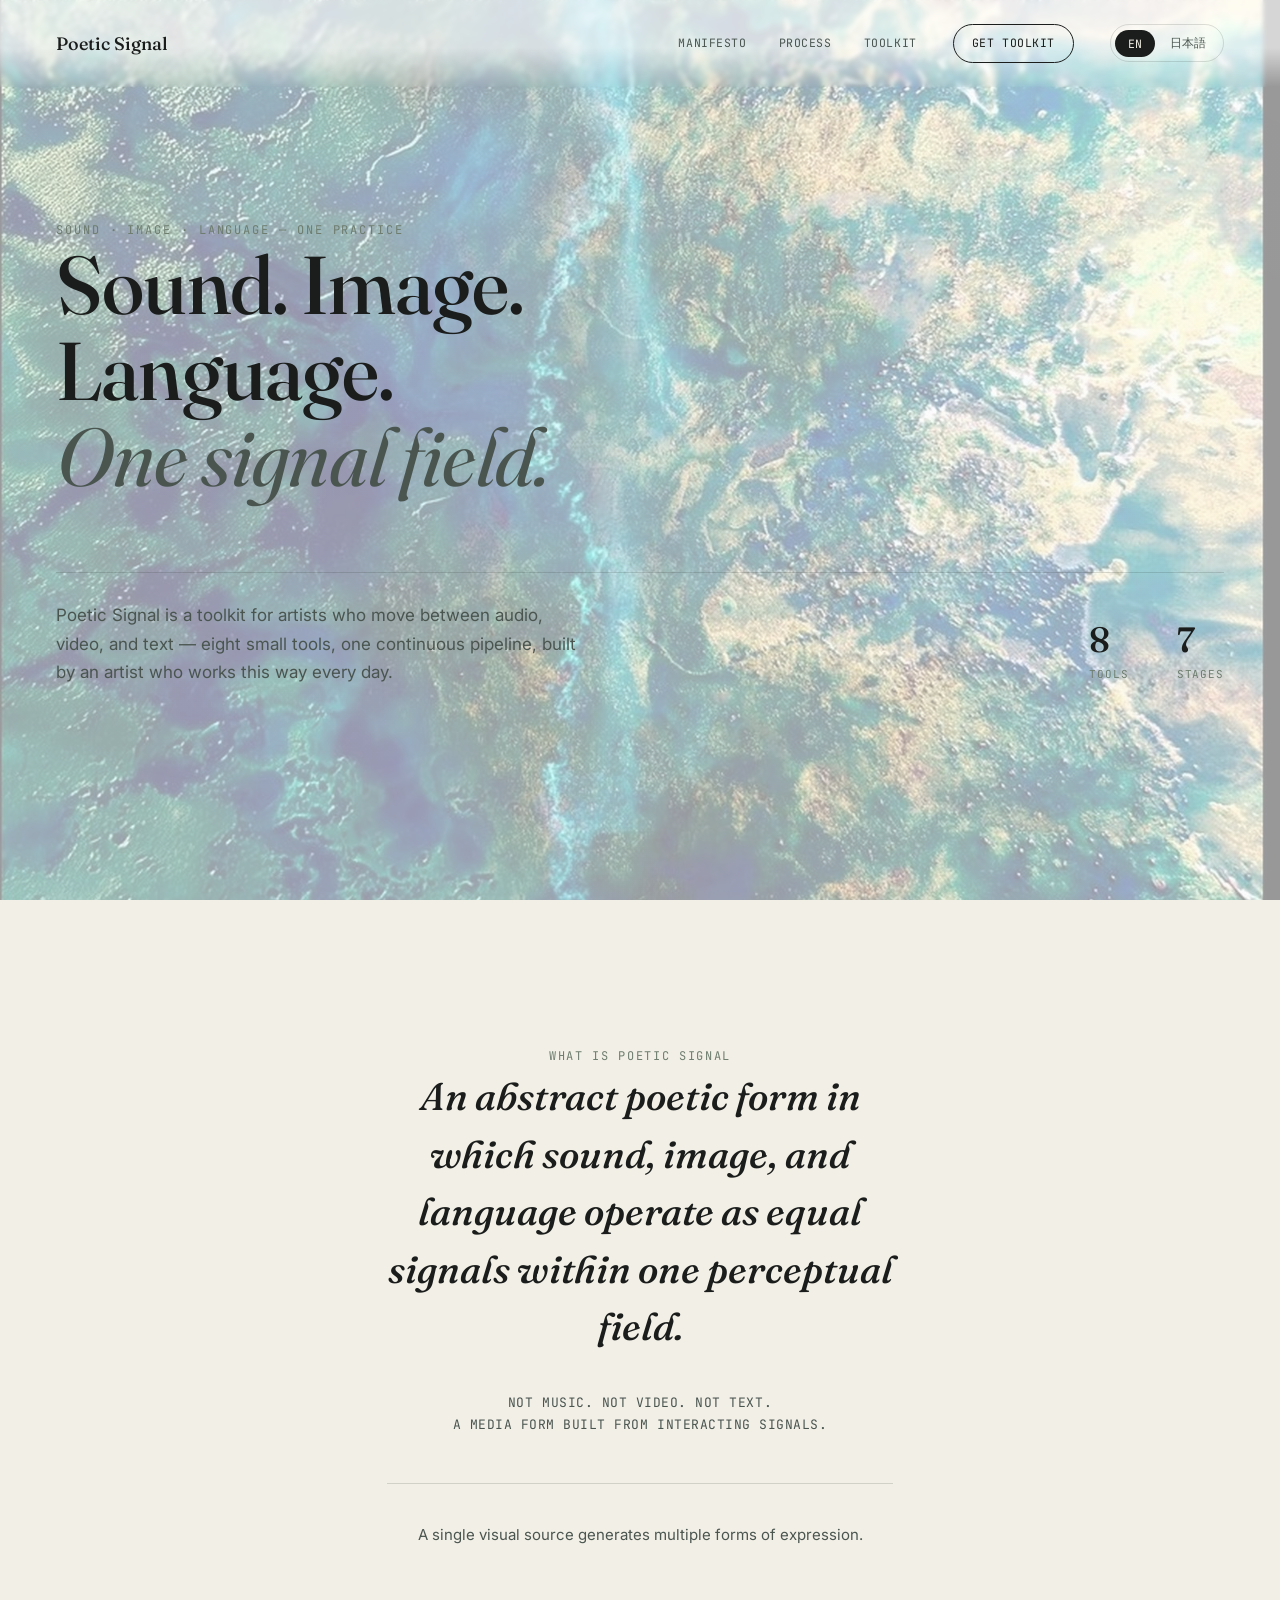
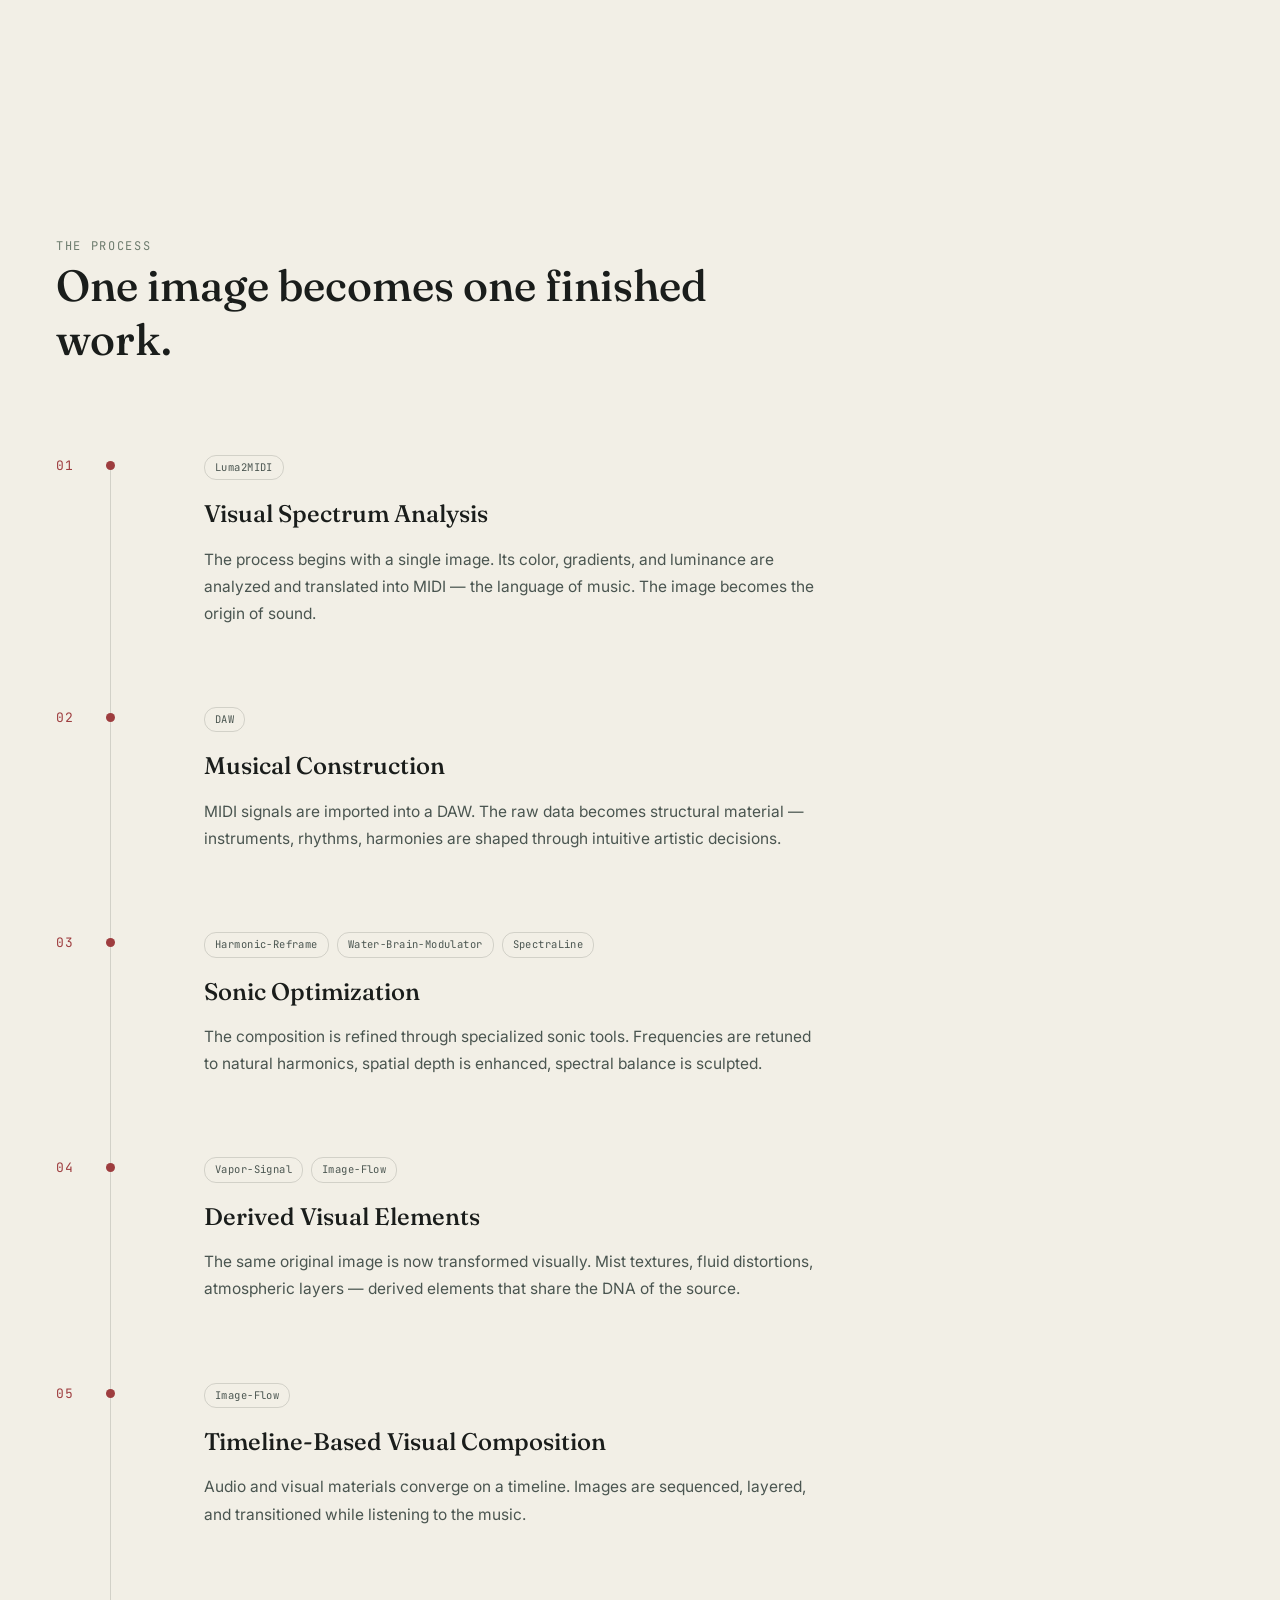
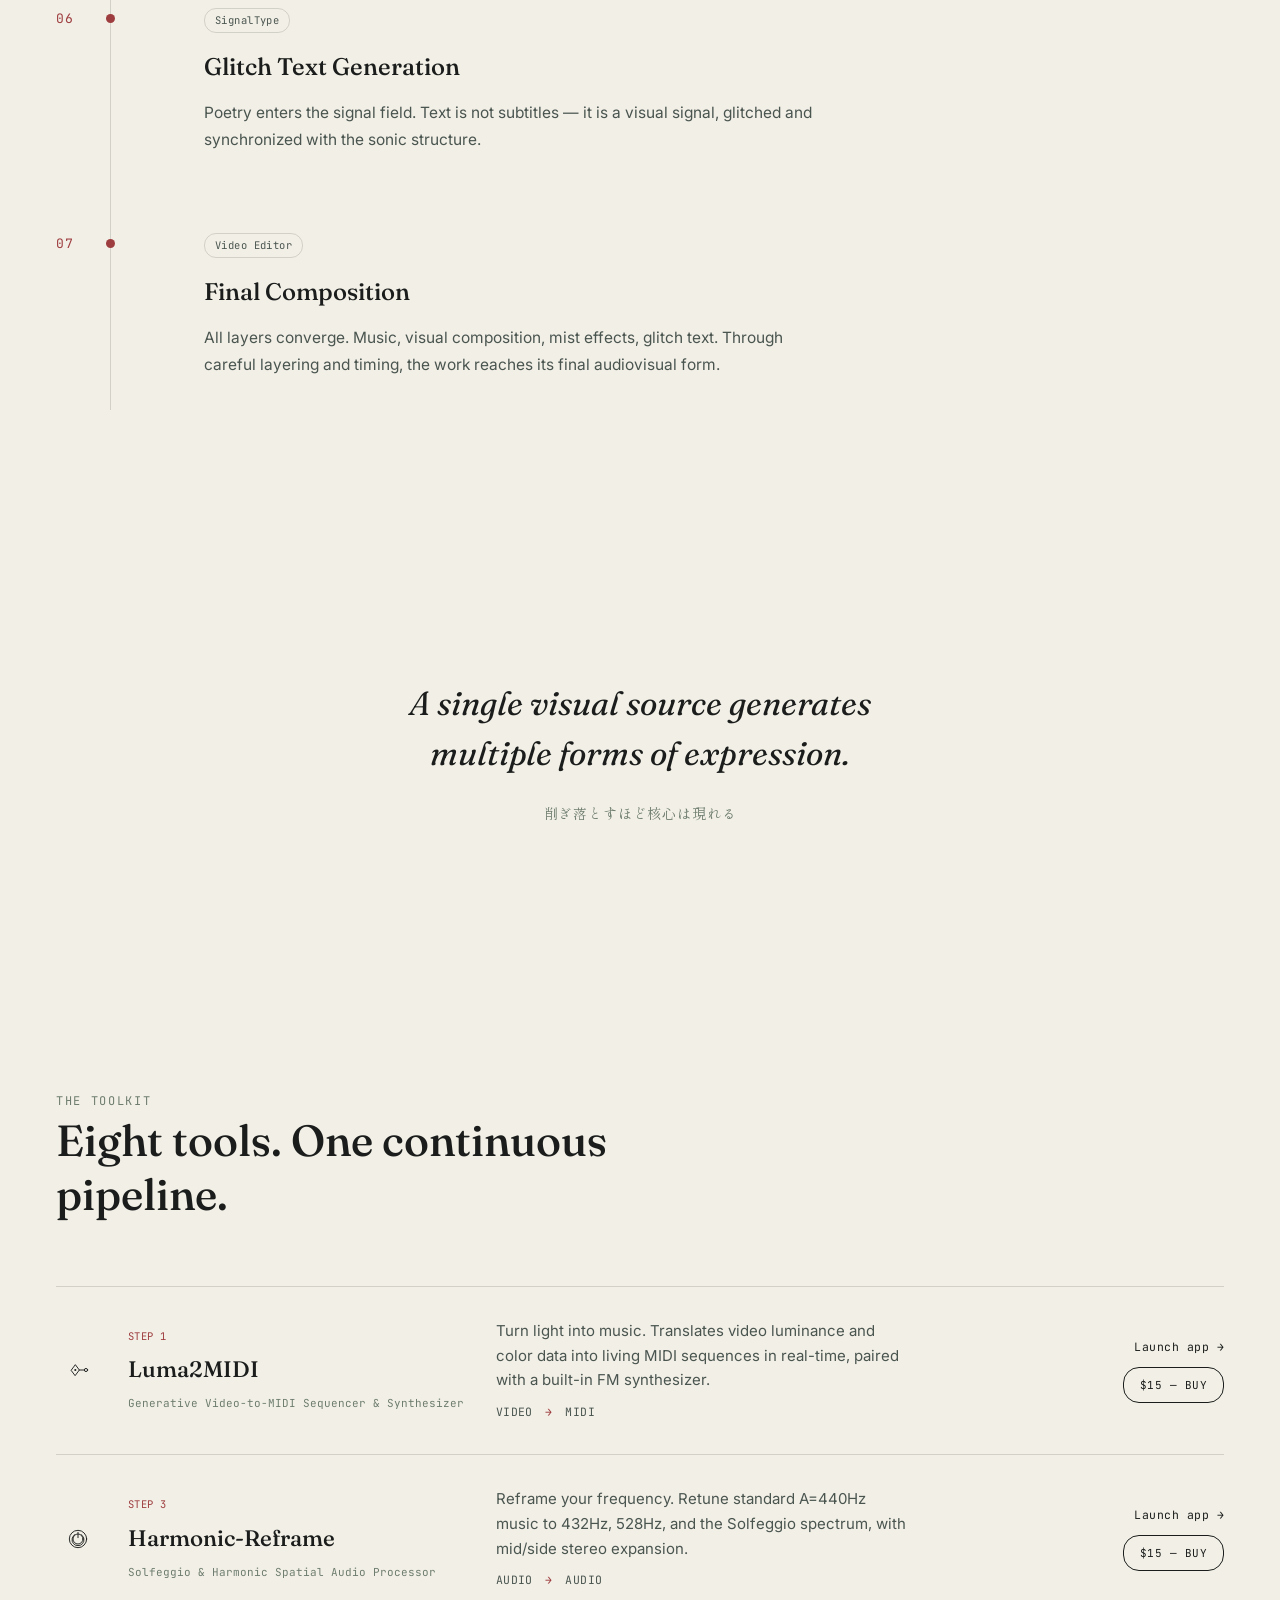
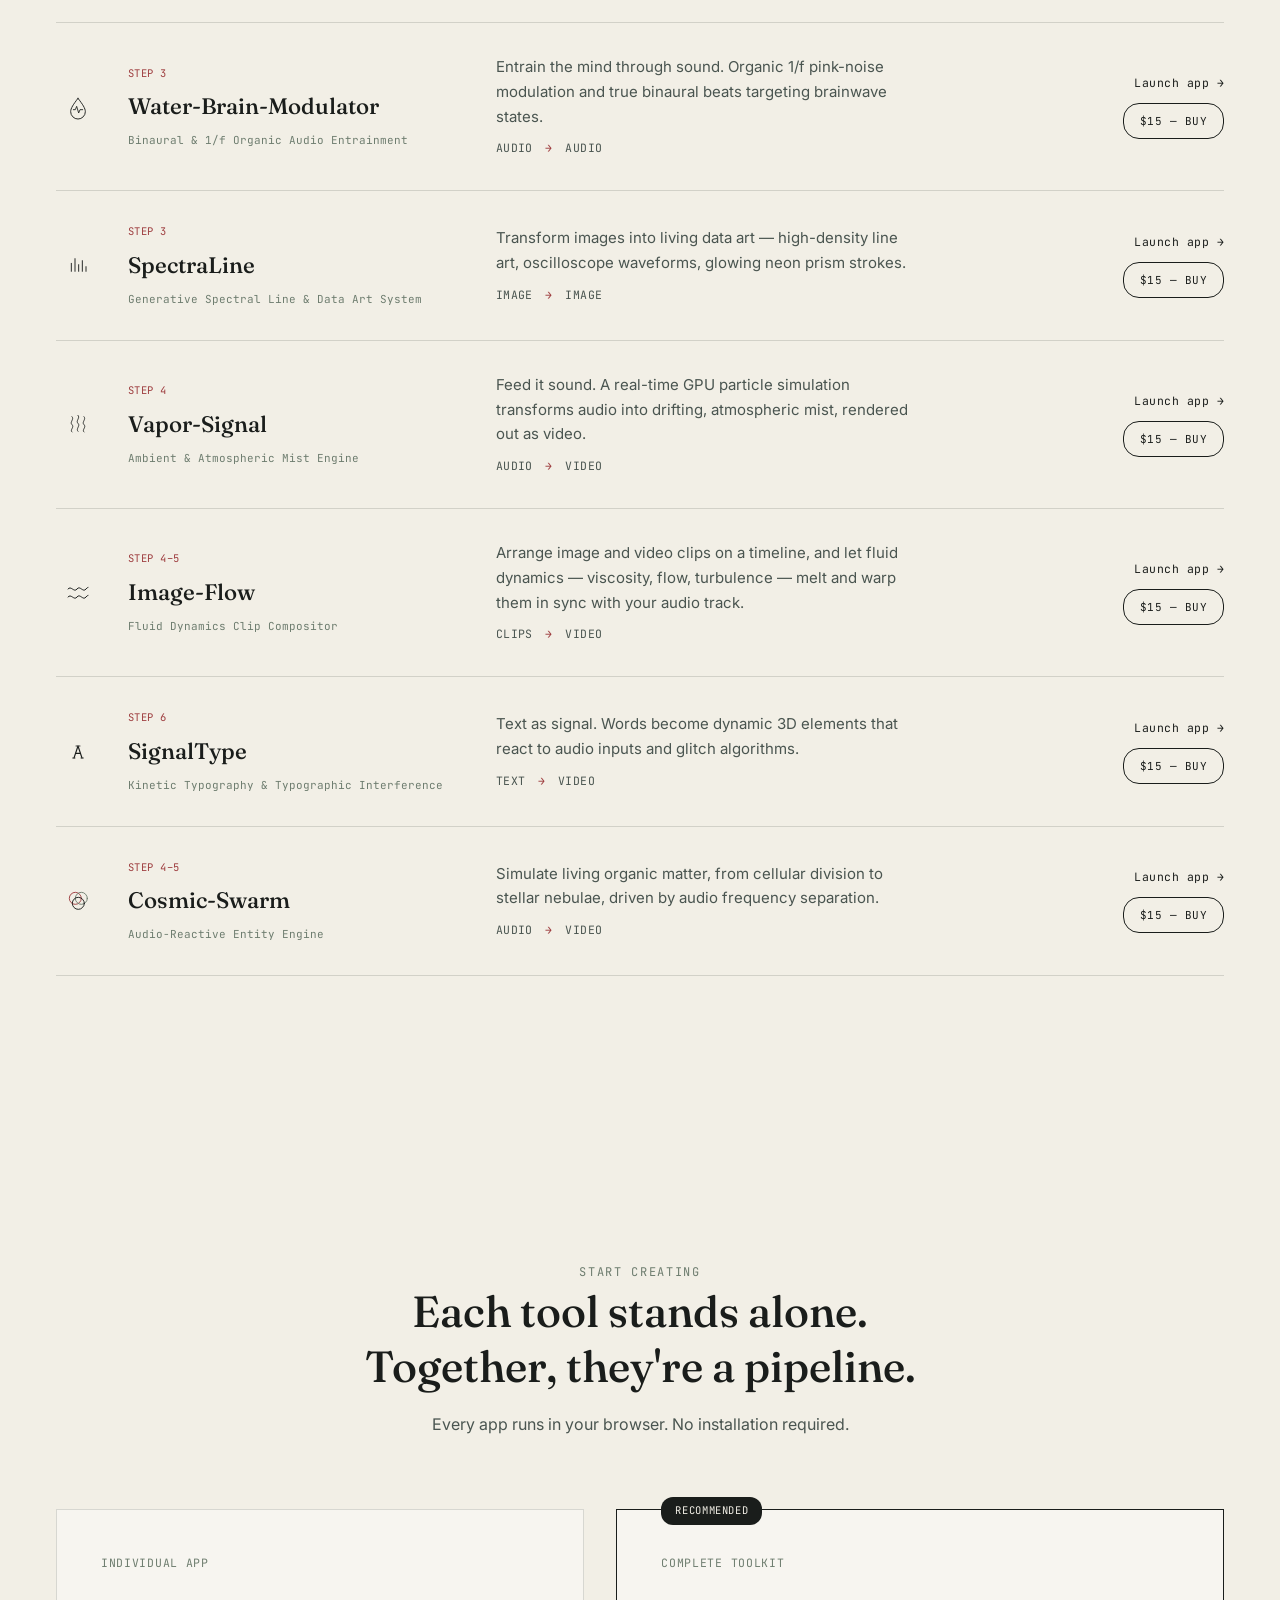
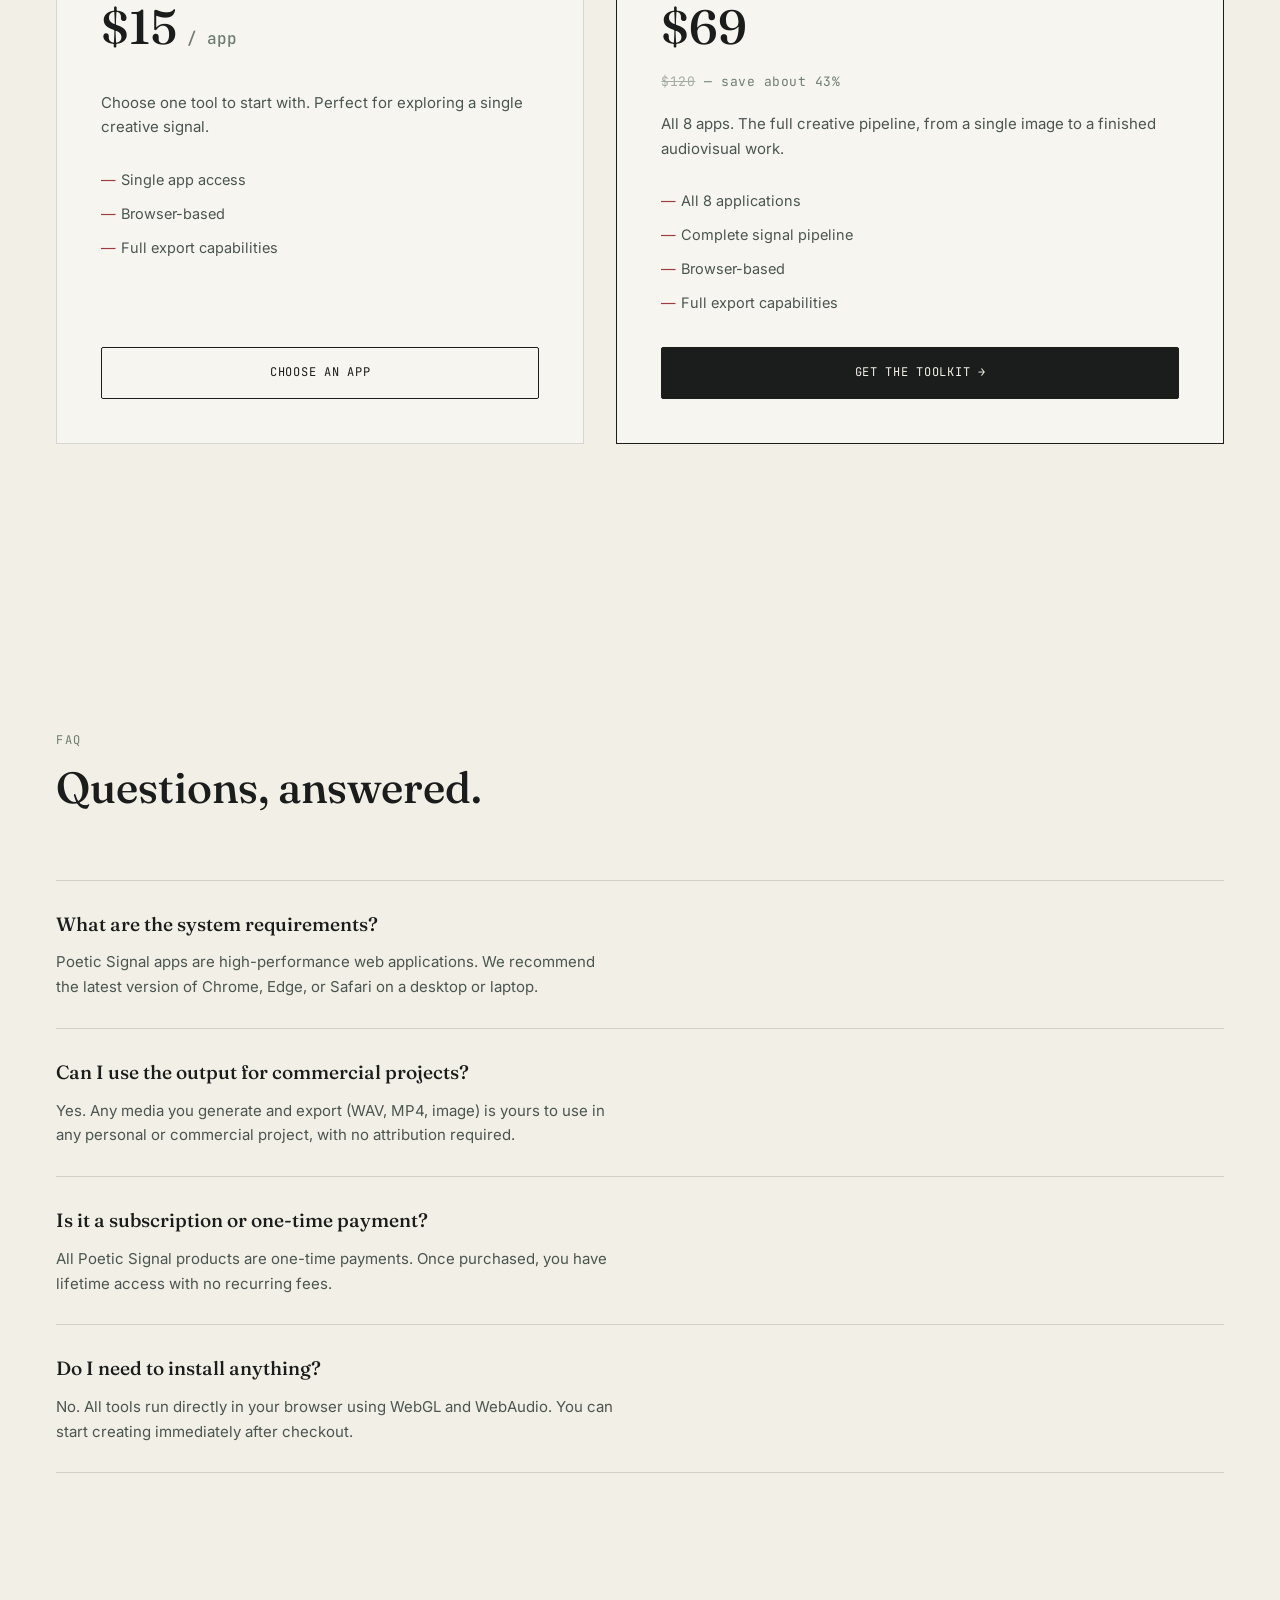
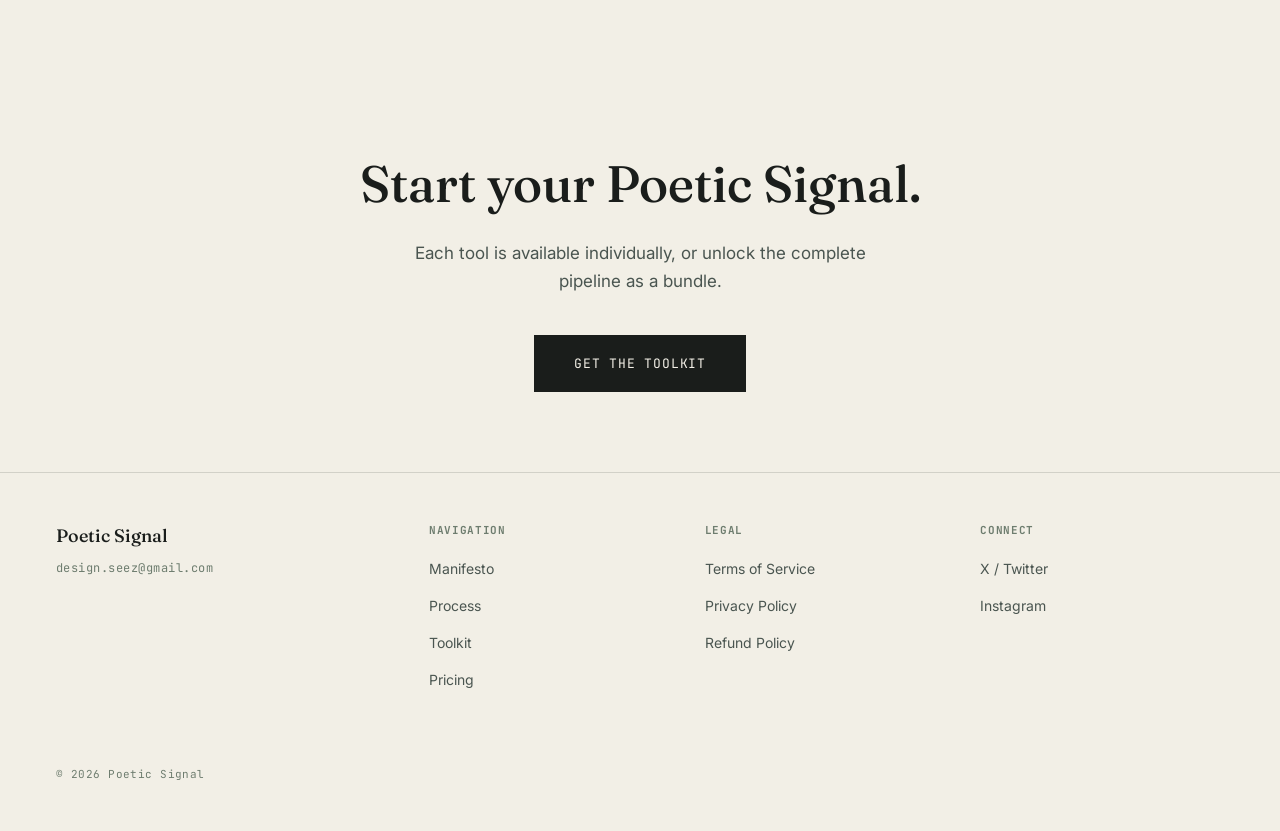
<file: index.html>
<!DOCTYPE html>
<html lang="en">
<head>
<meta charset="UTF-8">
<meta name="viewport" content="width=device-width, initial-scale=1.0">
<title>Poetic Signal — Sound. Image. Language.</title>
<link rel="preconnect" href="https://fonts.googleapis.com">
<link rel="preconnect" href="https://fonts.gstatic.com" crossorigin>
<link href="https://fonts.googleapis.com/css2?family=Fraunces:opsz,wght@9..144,400;9..144,500;9..144,600&family=Inter:wght@400;500;600&family=JetBrains+Mono:wght@300;400;500&family=Shippori+Mincho:wght@500;600&family=Noto+Sans+JP:wght@400;500&display=block" rel="stylesheet">
<style>

  :root{
    --paper: #F2EFE6;
    --ink: #1A1D1B;
    --moss: #6E7D6F;
    --moss-deep: #4A5550;
    --suoh: #9E3D3F;
    --suoh-faint: rgba(158,61,63,0.16);
    --rule: rgba(26,29,27,0.14);
  }

  *{ margin:0; padding:0; box-sizing:border-box; }
  html{ scroll-behavior:smooth; }

  body{
    background:var(--paper);
    color:var(--ink);
    font-family:'Inter', sans-serif;
    font-size:17px;
    line-height:1.65;
    overflow-x:hidden;
    position:relative;
  }

  ::selection{ background:var(--suoh-faint); }

  .display{ font-family:'Fraunces', serif; font-optical-sizing:auto; }
  .mono{ font-family:'JetBrains Mono', monospace; letter-spacing:0.04em; }
  [lang-jp]{ font-family:'Shippori Mincho', serif; }
  [lang-jp].body-jp{ font-family:'Noto Sans JP', sans-serif; }

  a{ color:inherit; text-decoration:none; }

  /* ---------- painting backdrop ---------- */
  .art-backdrop{
    position:fixed;
    inset:0;
    z-index:0;
    pointer-events:none;
    overflow:hidden;
  }
  .art-layer{
    position:absolute;
    inset:0;
    background-size:cover;
    background-position:center;
    opacity:0;
    transition:opacity 1.4s ease;
  }
  .art-layer.is-active{ opacity:1; }
  .art-layer-water{ background-image:url('assets/hydrological-map.jpg'); }
  .art-layer-cell{ background-image:url('assets/cellular-field.jpg'); }
  .art-wash{ position:absolute; inset:0; background:#FFFFFF; opacity:0.6; }
  .art-grain{
    position:absolute; inset:0; opacity:0.35; mix-blend-mode:multiply;
    background-image:
      radial-gradient(circle at 20% 30%, rgba(26,29,27,0.04) 0%, transparent 45%),
      radial-gradient(circle at 80% 70%, rgba(26,29,27,0.035) 0%, transparent 50%);
  }

  main, header, nav, footer{ position:relative; z-index:1; }

  #ink-canvas{
    position:fixed; inset:0; pointer-events:none; z-index:40;
    mix-blend-mode:multiply; opacity:0.28;
  }

  /* ---------- nav ---------- */
  nav{
    position:fixed; top:0; left:0; right:0; z-index:30;
    display:flex; justify-content:space-between; align-items:center;
    padding:24px 56px;
    background:linear-gradient(rgba(255,255,255,0.6) 55%, transparent);
    backdrop-filter:blur(2px);
  }
  .nav-mark{ font-family:'Fraunces', serif; font-size:18px; font-weight:500; }
  .nav-right{ display:flex; align-items:center; gap:36px; }
  .nav-links{
    display:flex; gap:32px;
    font-family:'JetBrains Mono', monospace; font-size:11.5px;
    letter-spacing:0.05em; text-transform:uppercase; color:var(--moss-deep);
  }
  .nav-links a{ position:relative; padding-bottom:3px; }
  .nav-links a::after{
    content:''; position:absolute; bottom:0; left:0; width:0%; height:1px;
    background:var(--suoh); transition:width 0.4s cubic-bezier(.4,0,.2,1);
  }
  .nav-links a:hover::after{ width:100%; }
  .nav-cta{
    font-family:'JetBrains Mono', monospace; font-size:11.5px;
    letter-spacing:0.05em; text-transform:uppercase;
    border:1px solid var(--ink); padding:9px 18px; border-radius:20px;
    transition:background 0.3s, color 0.3s;
  }
  .nav-cta:hover{ background:var(--ink); color:var(--paper); }
  .lang-toggle{
    display:flex; align-items:center; gap:2px;
    font-family:'JetBrains Mono', monospace; font-size:11.5px;
    border:1px solid var(--rule); border-radius:20px; padding:4px;
  }
  .lang-toggle button{
    background:none; border:none; cursor:pointer; padding:6px 13px;
    border-radius:16px; color:var(--moss-deep); font-family:inherit;
    font-size:inherit; transition:background 0.3s, color 0.3s;
  }
  .lang-toggle button.active{ background:var(--ink); color:var(--paper); }

  /* ---------- hero ---------- */
  .hero{
    min-height:100vh; display:flex; flex-direction:column;
    justify-content:center; padding:0 56px; position:relative;
  }
  .hero-inner{ max-width:1400px; margin:0 auto; width:100%; }
  .kigo{
    font-family:'JetBrains Mono', monospace; font-size:12px;
    letter-spacing:0.16em; color:var(--moss); text-transform:uppercase;
    margin-bottom:28px; display:block;
  }
  .hero h1{
    font-family:'Fraunces', serif; font-optical-sizing:auto; font-weight:500;
    font-size:clamp(2.8rem, 6.4vw, 6rem); line-height:1.05;
    letter-spacing:-0.01em; max-width:14ch;
  }
  .hero h1 em{ font-style:italic; font-weight:400; color:var(--moss-deep); }
  .hero-foot{
    display:grid; grid-template-columns:1fr auto auto; gap:48px; align-items:end;
    max-width:1400px; margin-top:72px; padding-top:28px; border-top:1px solid var(--rule);
  }
  .hero-foot p{ max-width:48ch; font-size:17px; color:var(--moss-deep); }
  .hero-stat .num{ font-family:'Fraunces', serif; font-size:2.2rem; font-weight:500; display:block; line-height:1; }
  .hero-stat .label{
    font-family:'JetBrains Mono', monospace; font-size:11px; letter-spacing:0.08em;
    text-transform:uppercase; color:var(--moss); margin-top:8px; display:block;
  }

  /* ---------- section shared ---------- */
  section{ position:relative; padding:140px 56px; max-width:1400px; margin:0 auto; }
  .eyebrow{
    font-family:'JetBrains Mono', monospace; font-size:12px; letter-spacing:0.14em;
    text-transform:uppercase; color:var(--moss); display:flex; align-items:center;
    gap:14px; margin-bottom:32px;
  }
  .eyebrow::before{ content:''; width:28px; height:1px; background:var(--suoh); }

  /* ---------- manifesto ---------- */
  .manifesto{ text-align:center; }
  .manifesto-body{ max-width:46ch; margin:0 auto; }
  .manifesto h2{
    font-family:'Fraunces', serif; font-weight:500; font-style:italic;
    font-size:clamp(1.7rem, 3vw, 2.4rem); line-height:1.5; color:var(--ink);
  }
  .manifesto .negation{
    font-family:'JetBrains Mono', monospace; font-size:13px; letter-spacing:0.04em;
    color:var(--moss-deep); margin:36px 0; text-transform:uppercase;
  }
  .manifesto-jp{
    margin-top:48px; padding-top:36px; border-top:1px solid var(--rule);
    font-size:15px; line-height:2; color:var(--moss-deep);
  }

  /* ---------- process timeline ---------- */
  .process-head{ max-width:64ch; margin-bottom:88px; }
  .process-head h2{
    font-family:'Fraunces', serif; font-weight:500;
    font-size:clamp(2rem, 3.4vw, 2.75rem); line-height:1.25;
  }
  .timeline{ position:relative; }
  .timeline::before{
    content:''; position:absolute; left:54px; top:8px; bottom:8px; width:1px;
    background:var(--rule);
  }
  .step{
    display:grid; grid-template-columns:108px 1fr; gap:40px;
    padding:40px 0; position:relative;
  }
  .step:first-child{ padding-top:0; }
  .step-num{
    font-family:'JetBrains Mono', monospace; font-size:13px; color:var(--suoh);
    position:relative;
  }
  .step-num::after{
    content:''; position:absolute; left:50px; top:6px;
    width:9px; height:9px; border-radius:50%; background:var(--suoh);
  }
  .step-tags{ display:flex; gap:8px; flex-wrap:wrap; margin-bottom:14px; }
  .step-tag{
    font-family:'JetBrains Mono', monospace; font-size:10.5px; letter-spacing:0.04em;
    border:1px solid var(--rule); border-radius:12px; padding:3px 10px; color:var(--moss-deep);
  }
  .step h3{ font-family:'Fraunces', serif; font-weight:500; font-size:1.5rem; margin-bottom:12px; }
  .step p{ color:var(--moss-deep); font-size:15.5px; max-width:62ch; line-height:1.75; }

  /* ---------- thesis quote ---------- */
  .thesis{ text-align:center; padding:120px 56px; }
  .thesis blockquote{
    font-family:'Fraunces', serif; font-style:italic; font-weight:400;
    font-size:clamp(1.5rem, 2.6vw, 2.1rem); line-height:1.5; max-width:24ch; margin:0 auto;
  }
  .thesis .jp-line{ margin-top:24px; font-family:'Shippori Mincho', serif; font-size:14px; color:var(--moss); letter-spacing:0.06em; }

  /* ---------- tools ---------- */
  .tools-head{ margin-bottom:64px; max-width:64ch; }
  .tools-head h2{ font-family:'Fraunces', serif; font-weight:500; font-size:clamp(2rem, 3.4vw, 2.75rem); line-height:1.25; }

  .tool-card{
    display:grid; grid-template-columns:auto 1.7fr 3fr auto; gap:28px; align-items:center;
    padding:32px 0; border-top:1px solid var(--rule);
  }
  .tool-card:last-child{ border-bottom:1px solid var(--rule); }

  .tool-icon{
    width:44px; height:44px; flex-shrink:0;
    display:flex; align-items:center; justify-content:center;
  }
  .tool-icon svg{ width:32px; height:32px; }

  .tool-id{
    font-family:'JetBrains Mono', monospace; font-size:10.5px; color:var(--suoh);
    text-transform:uppercase; margin-bottom:6px; display:block;
  }
  .tool-name{ font-family:'Fraunces', serif; font-size:1.4rem; font-weight:500; }
  .tool-tagline{ font-family:'JetBrains Mono', monospace; font-size:11px; color:var(--moss); margin-top:6px; }

  .tool-desc{ color:var(--moss-deep); font-size:15px; max-width:46ch; }
  .tool-io{ font-family:'JetBrains Mono', monospace; font-size:11.5px; color:var(--moss-deep); margin-top:10px; }
  .tool-io .arrow{ color:var(--suoh); margin:0 5px; }

  .tool-actions{ display:flex; flex-direction:column; gap:10px; align-items:flex-end; text-align:right; }
  .tool-link{
    font-family:'JetBrains Mono', monospace; font-size:11.5px; letter-spacing:0.04em;
    color:var(--ink); white-space:nowrap;
  }
  .tool-link::after{ content:' →'; }
  .tool-buy{
    font-family:'JetBrains Mono', monospace; font-size:11px; letter-spacing:0.04em;
    text-transform:uppercase; border:1px solid var(--ink); padding:8px 16px;
    border-radius:16px; white-space:nowrap; transition:background 0.3s, color 0.3s;
  }
  .tool-buy:hover{ background:var(--ink); color:var(--paper); }
  .tool-buy.soon{ border-color:var(--rule); color:var(--moss); pointer-events:none; }

  /* ---------- pricing ---------- */
  .pricing-head{ text-align:center; max-width:54ch; margin:0 auto 72px; }
  .pricing-head h2{ font-family:'Fraunces', serif; font-weight:500; font-size:clamp(2rem, 3.4vw, 2.75rem); line-height:1.25; }
  .pricing-head p{ color:var(--moss-deep); margin-top:18px; font-size:16px; }

  .pricing-grid{ display:grid; grid-template-columns:1fr 1.15fr; gap:32px; align-items:stretch; }
  .price-card{
    border:1px solid var(--rule); padding:44px; display:flex; flex-direction:column;
    background:rgba(255,255,255,0.4);
  }
  .price-card.featured{ border-color:var(--ink); position:relative; }
  .price-badge{
    position:absolute; top:-13px; left:44px; background:var(--ink); color:var(--paper);
    font-family:'JetBrains Mono', monospace; font-size:10.5px; letter-spacing:0.06em;
    text-transform:uppercase; padding:5px 14px; border-radius:12px;
  }
  .price-name{ font-family:'JetBrains Mono', monospace; font-size:11.5px; letter-spacing:0.06em; text-transform:uppercase; color:var(--moss); }
  .price-num{ font-family:'Fraunces', serif; font-size:3rem; font-weight:500; margin:14px 0 4px; }
  .price-was{ font-family:'JetBrains Mono', monospace; font-size:13px; color:var(--moss); }
  .price-was del{ opacity:0.6; }
  .price-desc{ color:var(--moss-deep); font-size:15px; margin:20px 0 28px; }
  .price-features{ list-style:none; display:flex; flex-direction:column; gap:10px; margin-bottom:32px; flex-grow:1; }
  .price-features li{
    font-size:14.5px; color:var(--moss-deep); padding-left:20px; position:relative;
  }
  .price-features li::before{ content:'—'; position:absolute; left:0; color:var(--suoh); }
  .price-cta{
    font-family:'JetBrains Mono', monospace; font-size:12px; letter-spacing:0.06em;
    text-transform:uppercase; text-align:center; padding:15px; border:1px solid var(--ink);
    border-radius:2px; transition:background 0.3s, color 0.3s;
  }
  .price-cta.solid{ background:var(--ink); color:var(--paper); }
  .price-cta.solid:hover{ background:var(--moss-deep); border-color:var(--moss-deep); }
  .price-cta:not(.solid):hover{ background:var(--ink); color:var(--paper); }

  /* ---------- FAQ ---------- */
  .faq-head{ max-width:54ch; margin-bottom:56px; }
  .faq-head h2{ font-family:'Fraunces', serif; font-weight:500; font-size:clamp(2rem, 3.4vw, 2.75rem); }
  .faq-item{ border-top:1px solid var(--rule); padding:28px 0; }
  .faq-item:last-child{ border-bottom:1px solid var(--rule); }
  .faq-item h3{ font-family:'Fraunces', serif; font-weight:500; font-size:1.2rem; margin-bottom:10px; }
  .faq-item p{ color:var(--moss-deep); font-size:15px; max-width:62ch; }

  /* ---------- closing ---------- */
  .closing{ text-align:center; padding-bottom:80px; }
  .closing h2{ font-family:'Fraunces', serif; font-weight:500; font-size:clamp(2.2rem, 4vw, 3.2rem); line-height:1.2; max-width:18ch; margin:0 auto 24px; }
  .closing p{ color:var(--moss-deep); max-width:44ch; margin:0 auto 40px; }
  .closing-cta{
    display:inline-block; font-family:'JetBrains Mono', monospace; font-size:13px;
    letter-spacing:0.06em; text-transform:uppercase; background:var(--ink); color:var(--paper);
    padding:18px 40px; transition:background 0.3s;
  }
  .closing-cta:hover{ background:var(--moss-deep); }

  footer{
    border-top:1px solid var(--rule); padding:48px 56px; max-width:1400px; margin:0 auto;
    display:grid; grid-template-columns:1.4fr 1fr 1fr 1fr; gap:32px;
  }
  footer .foot-mark{ font-family:'Fraunces', serif; font-size:18px; font-weight:500; margin-bottom:8px; }
  footer .foot-contact{ font-family:'JetBrains Mono', monospace; font-size:12px; color:var(--moss); }
  footer h4{
    font-family:'JetBrains Mono', monospace; font-size:11px; letter-spacing:0.06em;
    text-transform:uppercase; color:var(--moss); margin-bottom:14px;
  }
  footer ul{ list-style:none; display:flex; flex-direction:column; gap:9px; }
  footer ul a{ font-size:14px; color:var(--moss-deep); }
  footer ul a:hover{ color:var(--ink); }
  .foot-bottom{
    max-width:1400px; margin:0 auto; padding:24px 56px 48px;
    font-family:'JetBrains Mono', monospace; font-size:11px; color:var(--moss);
  }

  .reveal{ opacity:0; transform:translateY(20px); transition:opacity 0.8s cubic-bezier(.16,1,.3,1), transform 0.8s cubic-bezier(.16,1,.3,1); }
  .reveal.is-visible{ opacity:1; transform:translateY(0); }

  @media (prefers-reduced-motion: reduce){
    .reveal{ opacity:1; transform:none; transition:none; }
    #ink-canvas{ display:none; }
  }

  [data-lang]{ display:none !important; }
  [data-lang].lang-active{ display:revert !important; }
  span[data-lang].lang-active{ display:inline !important; }
  div[data-lang].lang-active{ display:block !important; }

  @media (max-width:980px){
    nav{ padding:20px 22px; }
    .nav-links{ display:none; }
    .hero{ padding:0 22px; }
    .hero-foot{ grid-template-columns:1fr; gap:24px; }
    section{ padding:88px 22px; }
    .timeline::before{ left:28px; }
    .step{ grid-template-columns:60px 1fr; gap:20px; }
    .step-num::after{ left:24px; }
    .tool-card{ grid-template-columns:1fr; gap:16px; }
    .tool-actions{ align-items:flex-start; text-align:left; flex-direction:row; }
    .pricing-grid{ grid-template-columns:1fr; }
    footer{ grid-template-columns:1fr 1fr; padding:40px 22px; }
    .foot-bottom{ padding:20px 22px 40px; }
  }

</style>
</head>
<body>

<div class="art-backdrop">
  <div class="art-layer art-layer-water is-active" data-art="water"></div>
  <div class="art-layer art-layer-cell" data-art="cell"></div>
  <div class="art-wash"></div>
  <div class="art-grain"></div>
</div>

<canvas id="ink-canvas"></canvas>

<nav>
  <div class="nav-mark">Poetic Signal</div>
  <div class="nav-right">
    <div class="nav-links">
      <span data-lang="en"><a href="#manifesto">Manifesto</a></span>
      <span data-lang="jp"><a href="#manifesto">理念</a></span>
      <span data-lang="en"><a href="#process">Process</a></span>
      <span data-lang="jp"><a href="#process">プロセス</a></span>
      <span data-lang="en"><a href="#toolkit">Toolkit</a></span>
      <span data-lang="jp"><a href="#toolkit">ツール</a></span>
    </div>
    <a href="#pricing" class="nav-cta">
      <span data-lang="en">Get Toolkit</span>
      <span data-lang="jp">購入する</span>
    </a>
    <div class="lang-toggle">
      <button class="active" data-set-lang="en">EN</button>
      <button data-set-lang="jp">日本語</button>
    </div>
  </div>
</nav>

<header class="hero" id="hero">
  <div class="hero-inner">
    <span class="kigo mono" data-lang="en">Sound · Image · Language — one practice</span>
    <span class="kigo mono" data-lang="jp">音・像・言語 — ひとつの創作実践として</span>

    <h1 class="display" data-lang="en">Sound. Image. Language.<br><em>One signal field.</em></h1>
    <h1 class="display" data-lang="jp" lang-jp>音、映像、言葉。<br><em>ひとつの知覚の場として。</em></h1>

    <div class="hero-foot">
      <p data-lang="en">Poetic Signal is a toolkit for artists who move between audio, video, and text — eight small tools, one continuous pipeline, built by an artist who works this way every day.</p>
      <p data-lang="jp" class="body-jp" lang-jp>Poetic Signalは、音・映像・言語を横断するアーティストのための道具群です。8つのツールが、ひとつの制作工程としてつながります。</p>
      <div class="hero-stat">
        <span class="num display">8</span>
        <span class="label mono" data-lang="en">Tools</span>
        <span class="label mono" data-lang="jp" lang-jp>ツール</span>
      </div>
      <div class="hero-stat">
        <span class="num display">7</span>
        <span class="label mono" data-lang="en">Stages</span>
        <span class="label mono" data-lang="jp" lang-jp>工程</span>
      </div>
    </div>
  </div>
</header>

<section class="manifesto" id="manifesto">
  <div class="manifesto-body reveal">
    <span class="eyebrow" style="justify-content:center;" data-lang="en">What is Poetic Signal</span>
    <span class="eyebrow" style="justify-content:center;" data-lang="jp" lang-jp>Poetic Signalとは</span>

    <h2 data-lang="en">An abstract poetic form in which sound, image, and language operate as equal signals within one perceptual field.</h2>
    <h2 data-lang="jp" lang-jp>音・映像・言語が、等価のシグナルとして共存する抽象的な詩的形式。</h2>

    <div class="negation mono" data-lang="en">Not music. Not video. Not text.<br>A media form built from interacting signals.</div>
    <div class="negation mono" data-lang="jp" lang-jp>音楽でも、映像でも、テキストでもない。<br>知覚的信号の相互作用から生まれるメディア形式。</div>

    <div class="manifesto-jp" data-lang="en">A single visual source generates multiple forms of expression.</div>
    <div class="manifesto-jp body-jp" data-lang="jp" lang-jp>ひとつの視覚的源泉が、複数の表現形式を生み出す。</div>
  </div>
</section>

<section id="process">
  <div class="process-head reveal">
    <span class="eyebrow" data-lang="en">The process</span>
    <span class="eyebrow" data-lang="jp" lang-jp>制作工程</span>
    <h2 class="display" data-lang="en">One image becomes one finished work.</h2>
    <h2 class="display" data-lang="jp" lang-jp>ひとつの画像から、ひとつの作品へ。</h2>
  </div>

  <div class="timeline">
    <div class="step reveal">
      <span class="step-num mono">01</span>
      <div>
        <div class="step-tags"><span class="step-tag mono">Luma2MIDI</span></div>
        <h3 class="display" data-lang="en">Visual Spectrum Analysis</h3>
        <h3 class="display" data-lang="jp" lang-jp>視覚スペクトル解析</h3>
        <p data-lang="en">The process begins with a single image. Its color, gradients, and luminance are analyzed and translated into MIDI — the language of music. The image becomes the origin of sound.</p>
        <p data-lang="jp" class="body-jp" lang-jp>すべては一枚の画像から始まる。色彩、グラデーション、輝度を解析し、音楽の言語であるMIDIデータへ変換する。画像が、音の出発点になる。</p>
      </div>
    </div>

    <div class="step reveal">
      <span class="step-num mono">02</span>
      <div>
        <div class="step-tags"><span class="step-tag mono">DAW</span></div>
        <h3 class="display" data-lang="en">Musical Construction</h3>
        <h3 class="display" data-lang="jp" lang-jp>楽曲の構築</h3>
        <p data-lang="en">MIDI signals are imported into a DAW. The raw data becomes structural material — instruments, rhythms, harmonies are shaped through intuitive artistic decisions.</p>
        <p data-lang="jp" class="body-jp" lang-jp>生成されたMIDIをDAWに取り込み、楽器、リズム、ハーモニーを構築する。データは素材に過ぎない。作家の直感が、楽曲の性格を決定する。</p>
      </div>
    </div>

    <div class="step reveal">
      <span class="step-num mono">03</span>
      <div>
        <div class="step-tags">
          <span class="step-tag mono">Harmonic-Reframe</span>
          <span class="step-tag mono">Water-Brain-Modulator</span>
          <span class="step-tag mono">SpectraLine</span>
        </div>
        <h3 class="display" data-lang="en">Sonic Optimization</h3>
        <h3 class="display" data-lang="jp" lang-jp>音響の最適化</h3>
        <p data-lang="en">The composition is refined through specialized sonic tools. Frequencies are retuned to natural harmonics, spatial depth is enhanced, spectral balance is sculpted.</p>
        <p data-lang="jp" class="body-jp" lang-jp>完成した楽曲を専門的な音響ツールで仕上げる。432Hzなど自然倍音への再チューニング、空間的な深みの強化、スペクトルの造形を行う。</p>
      </div>
    </div>

    <div class="step reveal">
      <span class="step-num mono">04</span>
      <div>
        <div class="step-tags"><span class="step-tag mono">Vapor-Signal</span><span class="step-tag mono">Image-Flow</span></div>
        <h3 class="display" data-lang="en">Derived Visual Elements</h3>
        <h3 class="display" data-lang="jp" lang-jp>派生ビジュアルの生成</h3>
        <p data-lang="en">The same original image is now transformed visually. Mist textures, fluid distortions, atmospheric layers — derived elements that share the DNA of the source.</p>
        <p data-lang="jp" class="body-jp" lang-jp>同じ元画像を、今度は視覚的に展開する。霧のテクスチャ、流体の歪み、大気的なレイヤー。元画像のDNAを保ちながら語彙を拡張する。</p>
      </div>
    </div>

    <div class="step reveal">
      <span class="step-num mono">05</span>
      <div>
        <div class="step-tags"><span class="step-tag mono">Image-Flow</span></div>
        <h3 class="display" data-lang="en">Timeline-Based Visual Composition</h3>
        <h3 class="display" data-lang="jp" lang-jp>タイムライン構成</h3>
        <p data-lang="en">Audio and visual materials converge on a timeline. Images are sequenced, layered, and transitioned while listening to the music.</p>
        <p data-lang="jp" class="body-jp" lang-jp>音と映像がタイムライン上で交差する。音楽を聴きながら、画像のシーケンス、レイヤー、トランジションを構築する。</p>
      </div>
    </div>

    <div class="step reveal">
      <span class="step-num mono">06</span>
      <div>
        <div class="step-tags"><span class="step-tag mono">SignalType</span></div>
        <h3 class="display" data-lang="en">Glitch Text Generation</h3>
        <h3 class="display" data-lang="jp" lang-jp>グリッチテキスト生成</h3>
        <p data-lang="en">Poetry enters the signal field. Text is not subtitles — it is a visual signal, glitched and synchronized with the sonic structure.</p>
        <p data-lang="jp" class="body-jp" lang-jp>詩がシグナルの場に入る。字幕ではない。テキストは視覚的信号として、グリッチし、音の構造と同期する。</p>
      </div>
    </div>

    <div class="step reveal">
      <span class="step-num mono">07</span>
      <div>
        <div class="step-tags"><span class="step-tag mono">Video Editor</span></div>
        <h3 class="display" data-lang="en">Final Composition</h3>
        <h3 class="display" data-lang="jp" lang-jp>最終構成</h3>
        <p data-lang="en">All layers converge. Music, visual composition, mist effects, glitch text. Through careful layering and timing, the work reaches its final audiovisual form.</p>
        <p data-lang="jp" class="body-jp" lang-jp>すべてのレイヤーが収束する。音楽、映像構成、ミストエフェクト、グリッチテキスト。注意深い重ね合わせにより、作品が最終形式へと組み上がる。</p>
      </div>
    </div>
  </div>
</section>

<section class="thesis reveal">
  <blockquote class="display" data-lang="en">A single visual source generates multiple forms of expression.</blockquote>
  <blockquote class="display" data-lang="jp" lang-jp>ひとつの視覚的源泉が、複数の表現形式を生み出す。</blockquote>
  <div class="jp-line" lang-jp>削ぎ落とすほど核心は現れる</div>
</section>

<section id="toolkit">
  <div class="tools-head reveal">
    <span class="eyebrow" data-lang="en">The toolkit</span>
    <span class="eyebrow" data-lang="jp" lang-jp>ツール一覧</span>
    <h2 class="display" data-lang="en">Eight tools. One continuous pipeline.</h2>
    <h2 class="display" data-lang="jp" lang-jp>8つのツール。ひとつの制作工程。</h2>
  </div>

  <div class="tool-list reveal">

    <div class="tool-card">
      <div class="tool-icon">
        <svg viewBox="0 0 48 48" fill="none" stroke="#1A1D1B" stroke-width="1.4" stroke-linecap="round" stroke-linejoin="round">
          <path d="M14 24 L20 16 L26 24 L20 32 Z"/>
          <circle cx="20" cy="24" r="1.6" fill="#1A1D1B" stroke="none"/>
          <path d="M26 24 L34 24"/>
          <circle cx="36" cy="24" r="2.4"/>
        </svg>
      </div>
      <div>
        <span class="tool-id mono">STEP 1</span>
        <div class="tool-name display">Luma2MIDI</div>
        <div class="tool-tagline">Generative Video-to-MIDI Sequencer &amp; Synthesizer</div>
      </div>
      <div>
        <p class="tool-desc" data-lang="en">Turn light into music. Translates video luminance and color data into living MIDI sequences in real-time, paired with a built-in FM synthesizer.</p>
        <p class="tool-desc body-jp" data-lang="jp" lang-jp>光を音楽に変える。映像の輝度と色彩をリアルタイムで解析し、生きたMIDIシーケンスへ変換。</p>
        <div class="tool-io mono">VIDEO <span class="arrow">→</span> MIDI</div>
      </div>
      <div class="tool-actions">
        <a class="tool-link" href="https://luma2midi.vercel.app/" target="_blank" rel="noopener">Launch app</a>
        <a class="tool-buy" href="https://poeticsignal.lemonsqueezy.com/checkout/buy/1d3620c7-1b21-45a8-a3a7-a5c89b03a1d0" target="_blank" rel="noopener" data-lang="en">$15 — Buy</a>
        <a class="tool-buy" href="https://poeticsignal.lemonsqueezy.com/checkout/buy/1d3620c7-1b21-45a8-a3a7-a5c89b03a1d0" target="_blank" rel="noopener" data-lang="jp" lang-jp>$15 — 購入</a>
      </div>
    </div>

    <div class="tool-card">
      <div class="tool-icon">
        <svg viewBox="0 0 48 48" fill="none" stroke="#1A1D1B" stroke-width="1.4" stroke-linecap="round" stroke-linejoin="round">
          <circle cx="24" cy="24" r="13"/>
          <circle cx="24" cy="24" r="7.5"/>
          <path d="M24 14 L24 22"/>
          <path d="M19 17.5 A 9 9 0 1 0 29 17.5" stroke-width="1.4"/>
        </svg>
      </div>
      <div>
        <span class="tool-id mono">STEP 3</span>
        <div class="tool-name display">Harmonic-Reframe</div>
        <div class="tool-tagline">Solfeggio &amp; Harmonic Spatial Audio Processor</div>
      </div>
      <div>
        <p class="tool-desc" data-lang="en">Reframe your frequency. Retune standard A=440Hz music to 432Hz, 528Hz, and the Solfeggio spectrum, with mid/side stereo expansion.</p>
        <p class="tool-desc body-jp" data-lang="jp" lang-jp>周波数を再構築する。A=440Hzの標準音楽を432Hz・528Hzへ再チューニング。</p>
        <div class="tool-io mono">AUDIO <span class="arrow">→</span> AUDIO</div>
      </div>
      <div class="tool-actions">
        <a class="tool-link" href="https://harmonic-reframe.vercel.app/" target="_blank" rel="noopener">Launch app</a>
        <a class="tool-buy" href="https://poeticsignal.lemonsqueezy.com/checkout/buy/141461bb-e524-451f-b0cb-d2e5716f1e2e" target="_blank" rel="noopener" data-lang="en">$15 — Buy</a>
        <a class="tool-buy" href="https://poeticsignal.lemonsqueezy.com/checkout/buy/141461bb-e524-451f-b0cb-d2e5716f1e2e" target="_blank" rel="noopener" data-lang="jp" lang-jp>$15 — 購入</a>
      </div>
    </div>

    <div class="tool-card">
      <div class="tool-icon">
        <svg viewBox="0 0 48 48" fill="none" stroke="#1A1D1B" stroke-width="1.4" stroke-linecap="round" stroke-linejoin="round">
          <path d="M24 11 C 17 20, 13 26, 13 31 A 11 11 0 0 0 35 31 C 35 26, 31 20, 24 11 Z"/>
          <path d="M17 28 L20 28 L22 23 L25 33 L27 28 L31 28" stroke-width="1.3"/>
        </svg>
      </div>
      <div>
        <span class="tool-id mono">STEP 3</span>
        <div class="tool-name display">Water-Brain-Modulator</div>
        <div class="tool-tagline">Binaural &amp; 1/f Organic Audio Entrainment</div>
      </div>
      <div>
        <p class="tool-desc" data-lang="en">Entrain the mind through sound. Organic 1/f pink-noise modulation and true binaural beats targeting brainwave states.</p>
        <p class="tool-desc body-jp" data-lang="jp" lang-jp>音で脳を同調させる。1/fゆらぎによる有機的モジュレーションと、真のバイノーラルビートを生成。</p>
        <div class="tool-io mono">AUDIO <span class="arrow">→</span> AUDIO</div>
      </div>
      <div class="tool-actions">
        <a class="tool-link" href="https://water-brain-modulator.vercel.app/" target="_blank" rel="noopener">Launch app</a>
        <a class="tool-buy" href="https://poeticsignal.lemonsqueezy.com/checkout/buy/09f067c8-e047-4aa5-ae14-7e57eee47375" target="_blank" rel="noopener" data-lang="en">$15 — Buy</a>
        <a class="tool-buy" href="https://poeticsignal.lemonsqueezy.com/checkout/buy/09f067c8-e047-4aa5-ae14-7e57eee47375" target="_blank" rel="noopener" data-lang="jp" lang-jp>$15 — 購入</a>
      </div>
    </div>

    <div class="tool-card">
      <div class="tool-icon">
        <svg viewBox="0 0 48 48" fill="none" stroke="#1A1D1B" stroke-width="1.4" stroke-linecap="round" stroke-linejoin="round">
          <path d="M14 32 L14 20"/>
          <path d="M19.5 32 L19.5 13"/>
          <path d="M25 32 L25 22"/>
          <path d="M30.5 32 L30.5 16"/>
          <path d="M36 32 L36 25"/>
        </svg>
      </div>
      <div>
        <span class="tool-id mono">STEP 3</span>
        <div class="tool-name display">SpectraLine</div>
        <div class="tool-tagline">Generative Spectral Line &amp; Data Art System</div>
      </div>
      <div>
        <p class="tool-desc" data-lang="en">Transform images into living data art — high-density line art, oscilloscope waveforms, glowing neon prism strokes.</p>
        <p class="tool-desc body-jp" data-lang="jp" lang-jp>画像を生きたデータアートへ変換する。高密度のラインアート、オシロスコープ波形を描画。</p>
        <div class="tool-io mono">IMAGE <span class="arrow">→</span> IMAGE</div>
      </div>
      <div class="tool-actions">
        <a class="tool-link" href="https://spectra-line.vercel.app/" target="_blank" rel="noopener">Launch app</a>
        <a class="tool-buy" href="https://poeticsignal.lemonsqueezy.com/checkout/buy/fe5170ba-6637-4031-91b3-b230dbbcda13" target="_blank" rel="noopener" data-lang="en">$15 — Buy</a>
        <a class="tool-buy" href="https://poeticsignal.lemonsqueezy.com/checkout/buy/fe5170ba-6637-4031-91b3-b230dbbcda13" target="_blank" rel="noopener" data-lang="jp" lang-jp>$15 — 購入</a>
      </div>
    </div>

    <div class="tool-card">
      <div class="tool-icon">
        <svg viewBox="0 0 48 48" fill="none" stroke="#1A1D1B" stroke-width="1.3" stroke-linecap="round" stroke-linejoin="round">
          <path d="M15 13 C 19 17, 11 21, 15 25 C 19 29, 11 33, 15 36"/>
          <path d="M24 11 C 28 15, 20 19, 24 23 C 28 27, 20 31, 24 35"/>
          <path d="M33 13 C 37 17, 29 21, 33 25 C 37 29, 29 33, 33 36"/>
        </svg>
      </div>
      <div>
        <span class="tool-id mono">STEP 4</span>
        <div class="tool-name display">Vapor-Signal</div>
        <div class="tool-tagline">Ambient &amp; Atmospheric Mist Engine</div>
      </div>
      <div>
        <p class="tool-desc" data-lang="en">Feed it sound. A real-time GPU particle simulation transforms audio into drifting, atmospheric mist, rendered out as video.</p>
        <p class="tool-desc body-jp" data-lang="jp" lang-jp>音を注ぎ込む。GPUによるリアルタイム粒子シミュレーションが、音声を漂うような大気のミストへと変換し、映像として書き出す。</p>
        <div class="tool-io mono">AUDIO <span class="arrow">→</span> VIDEO</div>
      </div>
      <div class="tool-actions">
        <a class="tool-link" href="https://vapor-signal.vercel.app/" target="_blank" rel="noopener">Launch app</a>
        <a class="tool-buy" href="https://poeticsignal.lemonsqueezy.com/checkout/buy/730d9777-f91b-4680-85c7-615f38868811" target="_blank" rel="noopener" data-lang="en">$15 — Buy</a>
        <a class="tool-buy" href="https://poeticsignal.lemonsqueezy.com/checkout/buy/730d9777-f91b-4680-85c7-615f38868811" target="_blank" rel="noopener" data-lang="jp" lang-jp>$15 — 購入</a>
      </div>
    </div>

    <div class="tool-card">
      <div class="tool-icon">
        <svg viewBox="0 0 48 48" fill="none" stroke="#1A1D1B" stroke-width="1.5" stroke-linecap="round" stroke-linejoin="round">
          <path d="M9 18 C 13.5 12, 18 24, 22.5 18 C 27 12, 31.5 24, 36 18 C 38 15.5, 39 15.5, 39 15.5"/>
          <path d="M9 30 C 13.5 24, 18 36, 22.5 30 C 27 24, 31.5 36, 36 30 C 38 27.5, 39 27.5, 39 27.5"/>
        </svg>
      </div>
      <div>
        <span class="tool-id mono">STEP 4–5</span>
        <div class="tool-name display">Image-Flow</div>
        <div class="tool-tagline">Fluid Dynamics Clip Compositor</div>
      </div>
      <div>
        <p class="tool-desc" data-lang="en">Arrange image and video clips on a timeline, and let fluid dynamics — viscosity, flow, turbulence — melt and warp them in sync with your audio track.</p>
        <p class="tool-desc body-jp" data-lang="jp" lang-jp>画像や映像のクリップをタイムラインに並べ、粘度・流速・乱流といった流体力学のパラメータで、音声に同期させながら溶かし歪ませる。</p>
        <div class="tool-io mono">CLIPS <span class="arrow">→</span> VIDEO</div>
      </div>
      <div class="tool-actions">
        <a class="tool-link" href="https://image-flow-taupe.vercel.app/" target="_blank" rel="noopener">Launch app</a>
        <a class="tool-buy" href="https://poeticsignal.lemonsqueezy.com/checkout/buy/b5df17fd-694a-4233-a97b-b8b34c413082" target="_blank" rel="noopener" data-lang="en">$15 — Buy</a>
        <a class="tool-buy" href="https://poeticsignal.lemonsqueezy.com/checkout/buy/b5df17fd-694a-4233-a97b-b8b34c413082" target="_blank" rel="noopener" data-lang="jp" lang-jp>$15 — 購入</a>
      </div>
    </div>

    <div class="tool-card">
      <div class="tool-icon">
        <svg viewBox="0 0 48 48" fill="none" stroke="#1A1D1B" stroke-width="1.7" stroke-linecap="round" stroke-linejoin="round">
          <path d="M18 33 L24 15 L30 33"/>
          <path d="M20.5 26 L27.5 26"/>
          <path d="M21 15 L27 15" stroke-width="1.3"/>
          <path d="M16 33 L19.5 33" stroke-width="1.3"/>
          <path d="M28.5 33 L32 33" stroke-width="1.3"/>
        </svg>
      </div>
      <div>
        <span class="tool-id mono">STEP 6</span>
        <div class="tool-name display">SignalType</div>
        <div class="tool-tagline">Kinetic Typography &amp; Typographic Interference</div>
      </div>
      <div>
        <p class="tool-desc" data-lang="en">Text as signal. Words become dynamic 3D elements that react to audio inputs and glitch algorithms.</p>
        <p class="tool-desc body-jp" data-lang="jp" lang-jp>テキストを信号にする。文字を3Dキネティックオブジェクトに変換し、音やグリッチに反応させる。</p>
        <div class="tool-io mono">TEXT <span class="arrow">→</span> VIDEO</div>
      </div>
      <div class="tool-actions">
        <a class="tool-link" href="https://signal-type.vercel.app/" target="_blank" rel="noopener">Launch app</a>
        <a class="tool-buy" href="https://poeticsignal.lemonsqueezy.com/checkout/buy/bc2780ac-b475-4ae2-ab22-3e69daa89cfd" target="_blank" rel="noopener" data-lang="en">$15 — Buy</a>
        <a class="tool-buy" href="https://poeticsignal.lemonsqueezy.com/checkout/buy/bc2780ac-b475-4ae2-ab22-3e69daa89cfd" target="_blank" rel="noopener" data-lang="jp" lang-jp>$15 — 購入</a>
      </div>
    </div>

    <div class="tool-card">
      <div class="tool-icon">
        <svg viewBox="0 0 48 48" stroke-linecap="round" stroke-linejoin="round">
          <circle cx="20" cy="20" r="9" fill="none" stroke="#9E3D3F" stroke-width="1.4"/>
          <circle cx="29" cy="20" r="9" fill="none" stroke="#6E7D6F" stroke-width="1.4"/>
          <circle cx="24.5" cy="27.5" r="9" fill="none" stroke="#1A1D1B" stroke-width="1.4"/>
        </svg>
      </div>
      <div>
        <span class="tool-id mono">STEP 4–5</span>
        <div class="tool-name display">Cosmic-Swarm</div>
        <div class="tool-tagline">Audio-Reactive Entity Engine</div>
      </div>
      <div>
        <p class="tool-desc" data-lang="en">Simulate living organic matter, from cellular division to stellar nebulae, driven by audio frequency separation.</p>
        <p class="tool-desc body-jp" data-lang="jp" lang-jp>細胞分裂から星雲に至るまで、生命体のような有機的物質をシミュレートする。</p>
        <div class="tool-io mono">AUDIO <span class="arrow">→</span> VIDEO</div>
      </div>
      <div class="tool-actions">
        <a class="tool-link" href="https://cosmic-swarm.vercel.app/" target="_blank" rel="noopener">Launch app</a>
        <a class="tool-buy" href="https://poeticsignal.lemonsqueezy.com/checkout/buy/9d1d5e7e-1cf8-4028-91ca-0d243de4be1e" target="_blank" rel="noopener" data-lang="en">$15 — Buy</a>
        <a class="tool-buy" href="https://poeticsignal.lemonsqueezy.com/checkout/buy/9d1d5e7e-1cf8-4028-91ca-0d243de4be1e" target="_blank" rel="noopener" data-lang="jp" lang-jp>$15 — 購入</a>
      </div>
    </div>

  </div>
</section>

<section id="pricing">
  <div class="pricing-head reveal">
    <span class="eyebrow" style="justify-content:center;" data-lang="en">Start creating</span>
    <span class="eyebrow" style="justify-content:center;" data-lang="jp" lang-jp>はじめる</span>
    <h2 class="display" data-lang="en">Each tool stands alone. Together, they're a pipeline.</h2>
    <h2 class="display" data-lang="jp" lang-jp>各ツールは単体でも、つなげれば工程になる。</h2>
    <p data-lang="en">Every app runs in your browser. No installation required.</p>
    <p data-lang="jp" class="body-jp" lang-jp>すべてブラウザ上で動作。インストール不要。</p>
  </div>

  <div class="pricing-grid reveal">
    <div class="price-card">
      <div class="price-name mono" data-lang="en">Individual app</div>
      <div class="price-name mono" data-lang="jp" lang-jp>個別アプリ</div>
      <div class="price-num display">$15<span style="font-size:1rem; font-family:'JetBrains Mono',monospace; color:var(--moss);" data-lang="en"> / app</span><span style="font-size:1rem; font-family:'JetBrains Mono',monospace; color:var(--moss);" data-lang="jp" lang-jp> / 本</span></div>
      <p class="price-desc" data-lang="en">Choose one tool to start with. Perfect for exploring a single creative signal.</p>
      <p class="price-desc body-jp" data-lang="jp" lang-jp>まずは1つのツールから。ひとつのシグナルを試してみたい方に。</p>
      <ul class="price-features">
        <li data-lang="en">Single app access</li>
        <li data-lang="jp" lang-jp>1アプリへのアクセス</li>
        <li data-lang="en">Browser-based</li>
        <li data-lang="jp" lang-jp>ブラウザで完結</li>
        <li data-lang="en">Full export capabilities</li>
        <li data-lang="jp" lang-jp>フルエクスポート対応</li>
      </ul>
      <a class="price-cta" href="#toolkit">
        <span data-lang="en">Choose an app</span>
        <span data-lang="jp" lang-jp>アプリを選ぶ</span>
      </a>
    </div>

    <div class="price-card featured">
      <span class="price-badge mono" data-lang="en">Recommended</span>
      <span class="price-badge mono" data-lang="jp" lang-jp>おすすめ</span>
      <div class="price-name mono" data-lang="en">Complete toolkit</div>
      <div class="price-name mono" data-lang="jp" lang-jp>コンプリート・ツールキット</div>
      <div class="price-num display">$69</div>
      <div class="price-was mono"><del>$120</del> <span data-lang="en">— save about 43%</span><span data-lang="jp" lang-jp>— 約43%お得</span></div>
      <p class="price-desc" data-lang="en">All 8 apps. The full creative pipeline, from a single image to a finished audiovisual work.</p>
      <p class="price-desc body-jp" data-lang="jp" lang-jp>8つのツールすべて。ひとつの画像から完成作品までの全工程を。</p>
      <ul class="price-features">
        <li data-lang="en">All 8 applications</li>
        <li data-lang="jp" lang-jp>8アプリすべて</li>
        <li data-lang="en">Complete signal pipeline</li>
        <li data-lang="jp" lang-jp>完全な制作パイプライン</li>
        <li data-lang="en">Browser-based</li>
        <li data-lang="jp" lang-jp>ブラウザで完結</li>
        <li data-lang="en">Full export capabilities</li>
        <li data-lang="jp" lang-jp>フルエクスポート対応</li>
      </ul>
      <a class="price-cta solid" href="https://poeticsignal.lemonsqueezy.com/checkout/buy/47bdb8ce-4ae3-4bd2-b486-6656fa184e12" target="_blank" rel="noopener">
        <span data-lang="en">Get the toolkit →</span>
        <span data-lang="jp" lang-jp>ツールキットを購入 →</span>
      </a>
    </div>
  </div>
</section>

<section id="faq">
  <div class="faq-head reveal">
    <span class="eyebrow" data-lang="en">FAQ</span>
    <span class="eyebrow" data-lang="jp" lang-jp>よくあるご質問</span>
    <h2 class="display" data-lang="en">Questions, answered.</h2>
    <h2 class="display" data-lang="jp" lang-jp>よくあるご質問</h2>
  </div>

  <div class="reveal">
    <div class="faq-item">
      <h3 class="display" data-lang="en">What are the system requirements?</h3>
      <h3 class="display" data-lang="jp" lang-jp>推奨環境は？</h3>
      <p data-lang="en">Poetic Signal apps are high-performance web applications. We recommend the latest version of Chrome, Edge, or Safari on a desktop or laptop.</p>
      <p data-lang="jp" class="body-jp" lang-jp>最新バージョンのChrome、Edge、Safariでの動作を推奨しています。デスクトップまたはノートPCでの使用を推奨します。</p>
    </div>
    <div class="faq-item">
      <h3 class="display" data-lang="en">Can I use the output for commercial projects?</h3>
      <h3 class="display" data-lang="jp" lang-jp>商用利用は可能ですか？</h3>
      <p data-lang="en">Yes. Any media you generate and export (WAV, MP4, image) is yours to use in any personal or commercial project, with no attribution required.</p>
      <p data-lang="jp" class="body-jp" lang-jp>はい。エクスポートした音声や映像は、商用・非商用を問わず自由にお使いいただけます。クレジット表記も不要です。</p>
    </div>
    <div class="faq-item">
      <h3 class="display" data-lang="en">Is it a subscription or one-time payment?</h3>
      <h3 class="display" data-lang="jp" lang-jp>サブスクリプションですか？</h3>
      <p data-lang="en">All Poetic Signal products are one-time payments. Once purchased, you have lifetime access with no recurring fees.</p>
      <p data-lang="jp" class="body-jp" lang-jp>いいえ。すべてのツールは買い切り形式です。一度の支払いで、永久的にご利用いただけます。</p>
    </div>
    <div class="faq-item">
      <h3 class="display" data-lang="en">Do I need to install anything?</h3>
      <h3 class="display" data-lang="jp" lang-jp>インストールは必要ですか？</h3>
      <p data-lang="en">No. All tools run directly in your browser using WebGL and WebAudio. You can start creating immediately after checkout.</p>
      <p data-lang="jp" class="body-jp" lang-jp>不要です。すべてのツールはWebGLとWebAudioを活用し、ブラウザ上で直接動作します。</p>
    </div>
  </div>
</section>

<section class="closing reveal">
  <h2 class="display" data-lang="en">Start your Poetic Signal.</h2>
  <h2 class="display" data-lang="jp" lang-jp>あなたのPoetic Signalを、始めよう。</h2>
  <p data-lang="en">Each tool is available individually, or unlock the complete pipeline as a bundle.</p>
  <p data-lang="jp" class="body-jp" lang-jp>各アプリは個別に入手できます。バンドルですべてを一括で手に入れることも可能です。</p>
  <a class="closing-cta" href="https://poeticsignal.lemonsqueezy.com/checkout/buy/47bdb8ce-4ae3-4bd2-b486-6656fa184e12" target="_blank" rel="noopener">
    <span data-lang="en">Get the toolkit</span>
    <span data-lang="jp" lang-jp>購入する</span>
  </a>
</section>

<footer>
  <div>
    <div class="foot-mark display">Poetic Signal</div>
    <div class="foot-contact mono">design.seez@gmail.com</div>
  </div>
  <div>
    <h4 data-lang="en">Navigation</h4>
    <h4 data-lang="jp" lang-jp>ナビゲーション</h4>
    <ul>
      <li><span data-lang="en"><a href="#manifesto">Manifesto</a></span><span data-lang="jp" lang-jp><a href="#manifesto">理念</a></span></li>
      <li><span data-lang="en"><a href="#process">Process</a></span><span data-lang="jp" lang-jp><a href="#process">プロセス</a></span></li>
      <li><span data-lang="en"><a href="#toolkit">Toolkit</a></span><span data-lang="jp" lang-jp><a href="#toolkit">ツール</a></span></li>
      <li><span data-lang="en"><a href="#pricing">Pricing</a></span><span data-lang="jp" lang-jp><a href="#pricing">価格</a></span></li>
    </ul>
  </div>
  <div>
    <h4 data-lang="en">Legal</h4>
    <h4 data-lang="jp" lang-jp>規約</h4>
    <ul>
      <li><a href="https://poetic-signal-portal.vercel.app/terms.html" target="_blank" rel="noopener" data-lang="en">Terms of Service</a><a href="https://poetic-signal-portal.vercel.app/terms.html" target="_blank" rel="noopener" data-lang="jp" lang-jp>利用規約</a></li>
      <li><a href="https://poetic-signal-portal.vercel.app/privacy.html" target="_blank" rel="noopener" data-lang="en">Privacy Policy</a><a href="https://poetic-signal-portal.vercel.app/privacy.html" target="_blank" rel="noopener" data-lang="jp" lang-jp>プライバシーポリシー</a></li>
      <li><a href="https://poetic-signal-portal.vercel.app/refund.html" target="_blank" rel="noopener" data-lang="en">Refund Policy</a><a href="https://poetic-signal-portal.vercel.app/refund.html" target="_blank" rel="noopener" data-lang="jp" lang-jp>返金ポリシー</a></li>
    </ul>
  </div>
  <div>
    <h4 data-lang="en">Connect</h4>
    <h4 data-lang="jp" lang-jp>SNS</h4>
    <ul>
      <li><a href="#">X / Twitter</a></li>
      <li><a href="#">Instagram</a></li>
    </ul>
  </div>
</footer>
<div class="foot-bottom mono">© 2026 Poetic Signal</div>

<script>
  const artLayers = document.querySelectorAll('.art-layer');
  const thesisSection = document.querySelector('.thesis');
  function updateArt(){
    const triggerPoint = thesisSection.offsetTop - window.innerHeight * 0.6;
    const target = window.scrollY > triggerPoint ? 'cell' : 'water';
    artLayers.forEach(layer=>{
      layer.classList.toggle('is-active', layer.dataset.art === target);
    });
  }
  window.addEventListener('scroll', updateArt, { passive:true });
  updateArt();

  const langButtons = document.querySelectorAll('[data-set-lang]');
  function setLang(lang){
    document.documentElement.lang = lang === 'jp' ? 'ja' : 'en';
    langButtons.forEach(b => b.classList.toggle('active', b.dataset.setLang === lang));
    document.querySelectorAll('[data-lang]').forEach(el=>{
      el.classList.toggle('lang-active', el.dataset.lang === lang);
    });
  }
  langButtons.forEach(b=>{
    b.addEventListener('click', ()=> setLang(b.dataset.setLang));
  });
  setLang('en');

  const reveals = document.querySelectorAll('.reveal');
  const io = new IntersectionObserver((entries)=>{
    entries.forEach(e=>{
      if(e.isIntersecting){
        e.target.classList.add('is-visible');
        io.unobserve(e.target);
      }
    });
  }, { threshold:0.1 });
  reveals.forEach(el=>io.observe(el));

  const reduceMotion = window.matchMedia('(prefers-reduced-motion: reduce)').matches;
  if(!reduceMotion && window.matchMedia('(min-width:900px)').matches){
    const canvas = document.getElementById('ink-canvas');
    const ctx = canvas.getContext('2d');
    let w = canvas.width = window.innerWidth;
    let h = canvas.height = window.innerHeight;
    window.addEventListener('resize', ()=>{
      w = canvas.width = window.innerWidth;
      h = canvas.height = window.innerHeight;
    });
    let points = [];
    window.addEventListener('mousemove', (e)=>{
      points.push({x:e.clientX, y:e.clientY, life:1});
      if(points.length > 24) points.shift();
    });
    function draw(){
      ctx.clearRect(0,0,w,h);
      ctx.lineCap = 'round';
      for(let i=1;i<points.length;i++){
        const p0 = points[i-1];
        const p1 = points[i];
        p1.life -= 0.035;
        const alpha = Math.max(p1.life, 0) * 0.25;
        const width = Math.max(p1.life * 3, 0.3);
        ctx.strokeStyle = `rgba(26,29,27,${alpha})`;
        ctx.lineWidth = width;
        ctx.beginPath();
        ctx.moveTo(p0.x, p0.y);
        ctx.lineTo(p1.x, p1.y);
        ctx.stroke();
      }
      points = points.filter(p => p.life > 0);
      requestAnimationFrame(draw);
    }
    draw();
  }
</script>

</body>
</html>
</file>
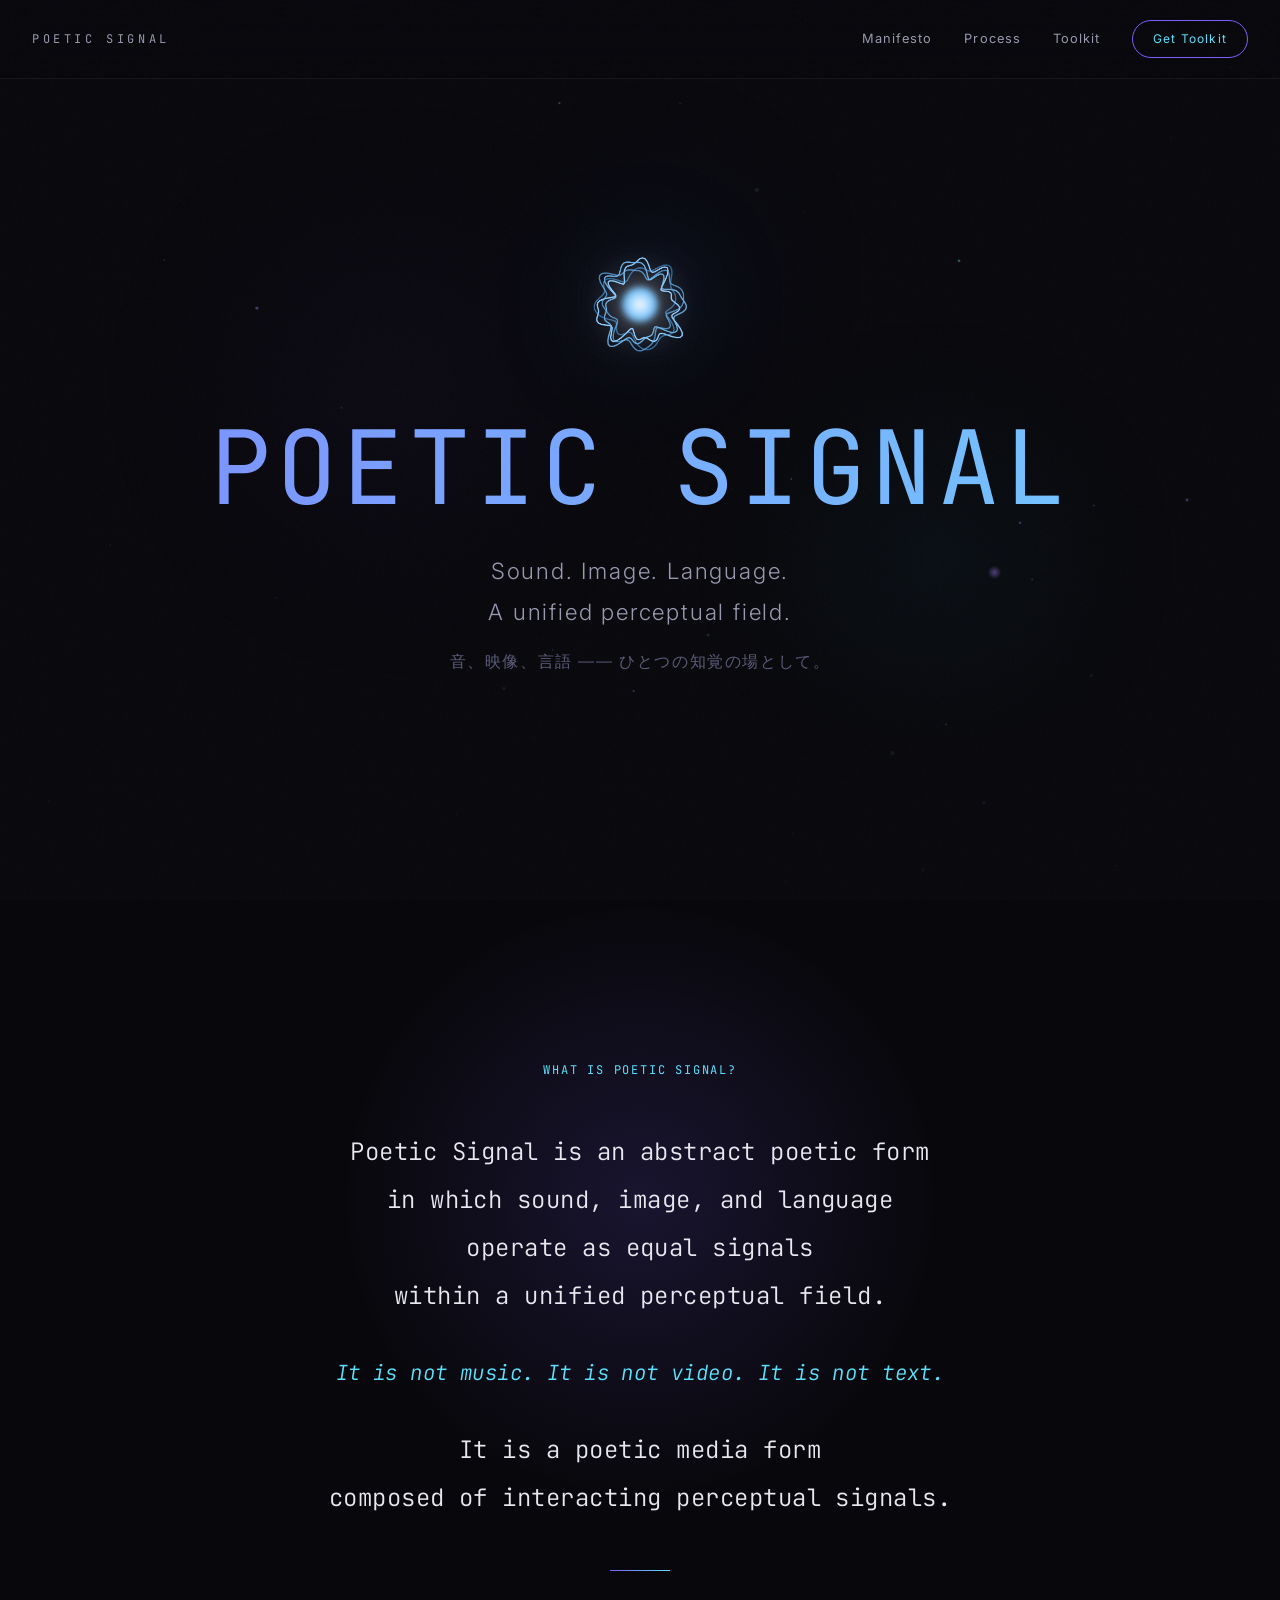
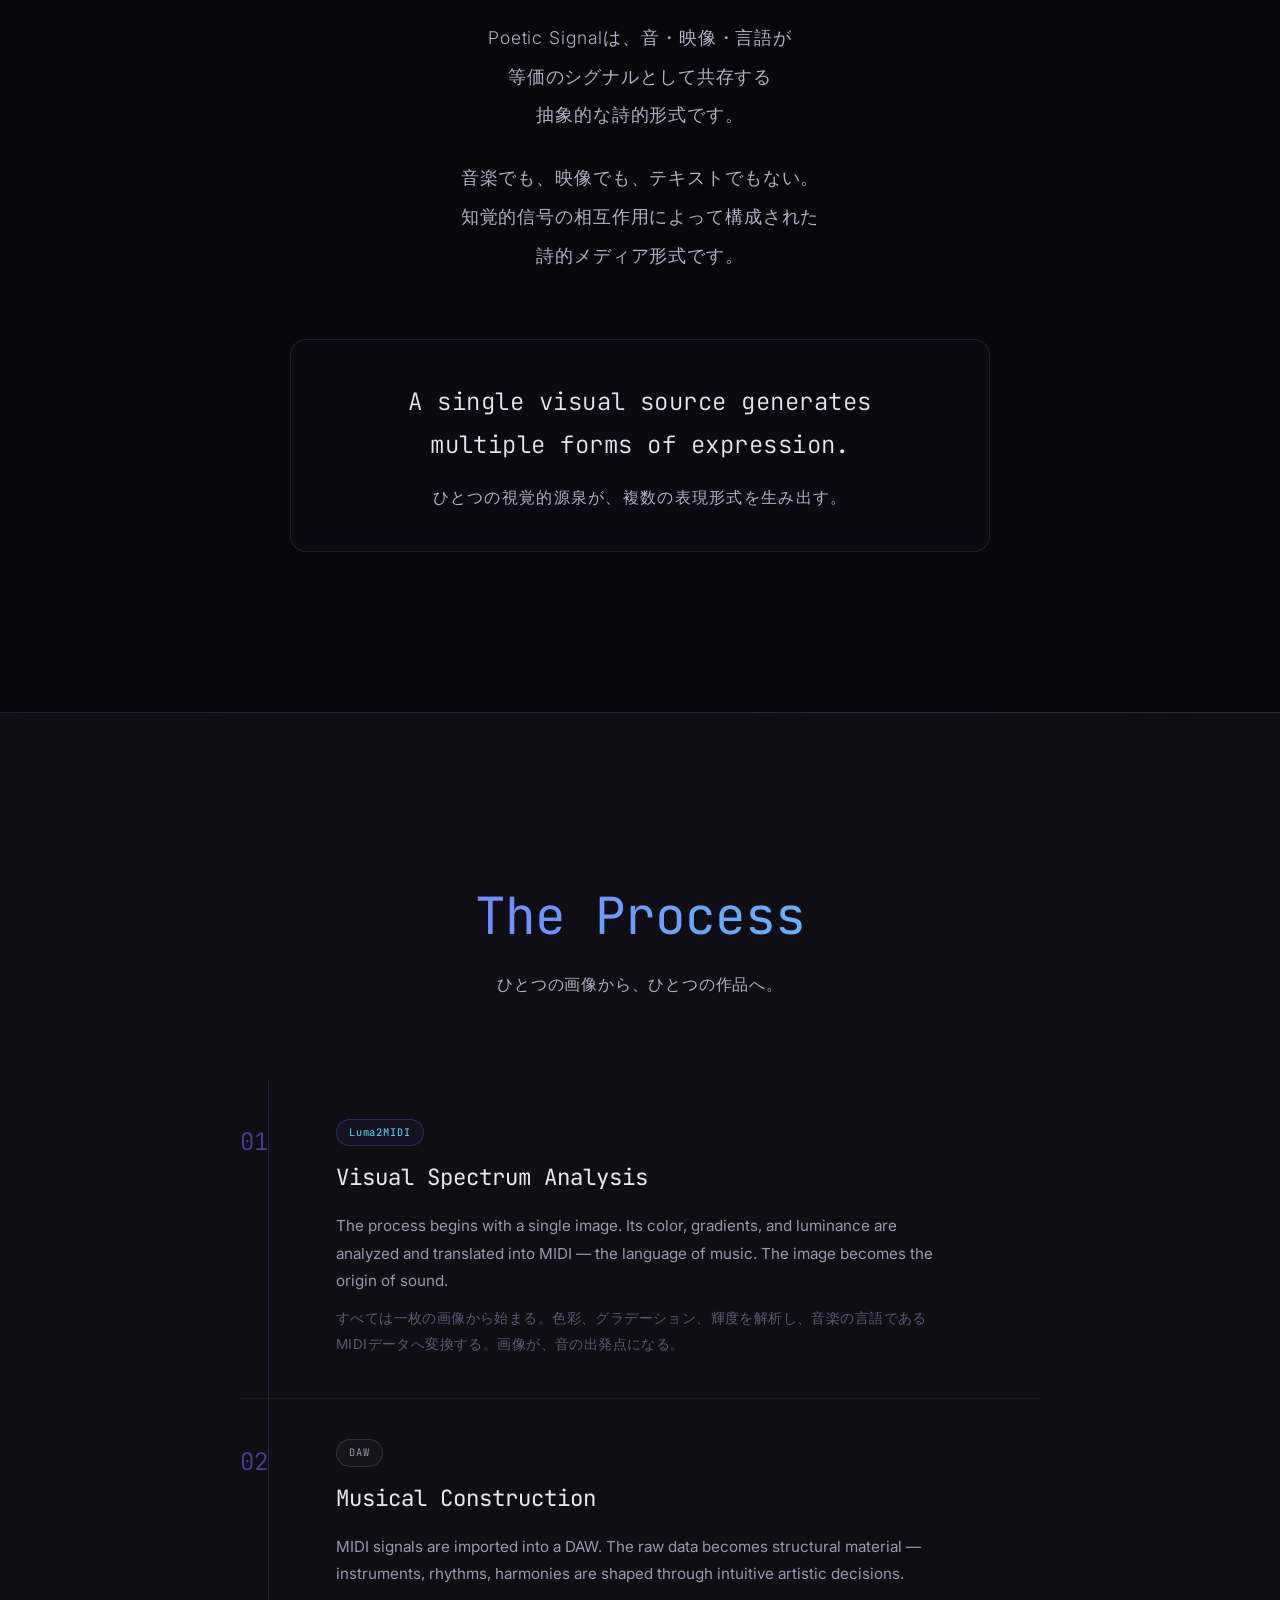
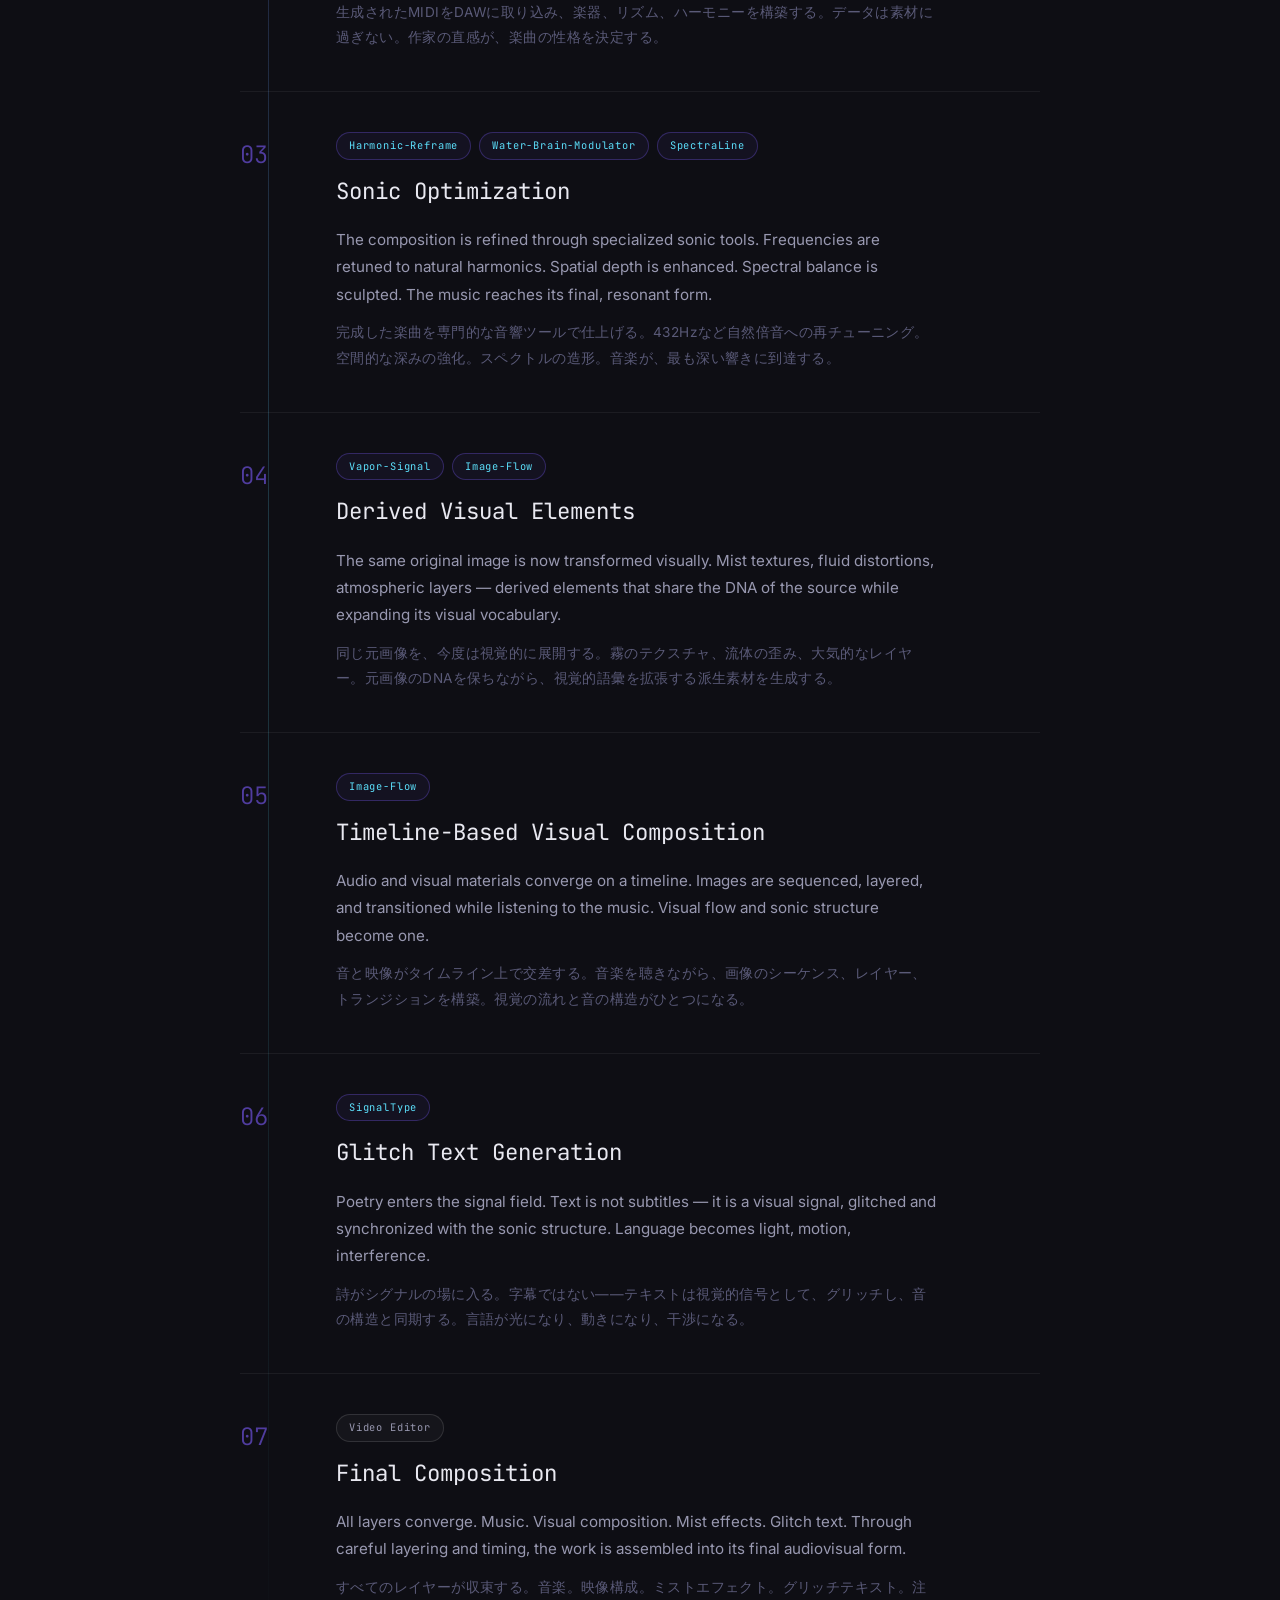
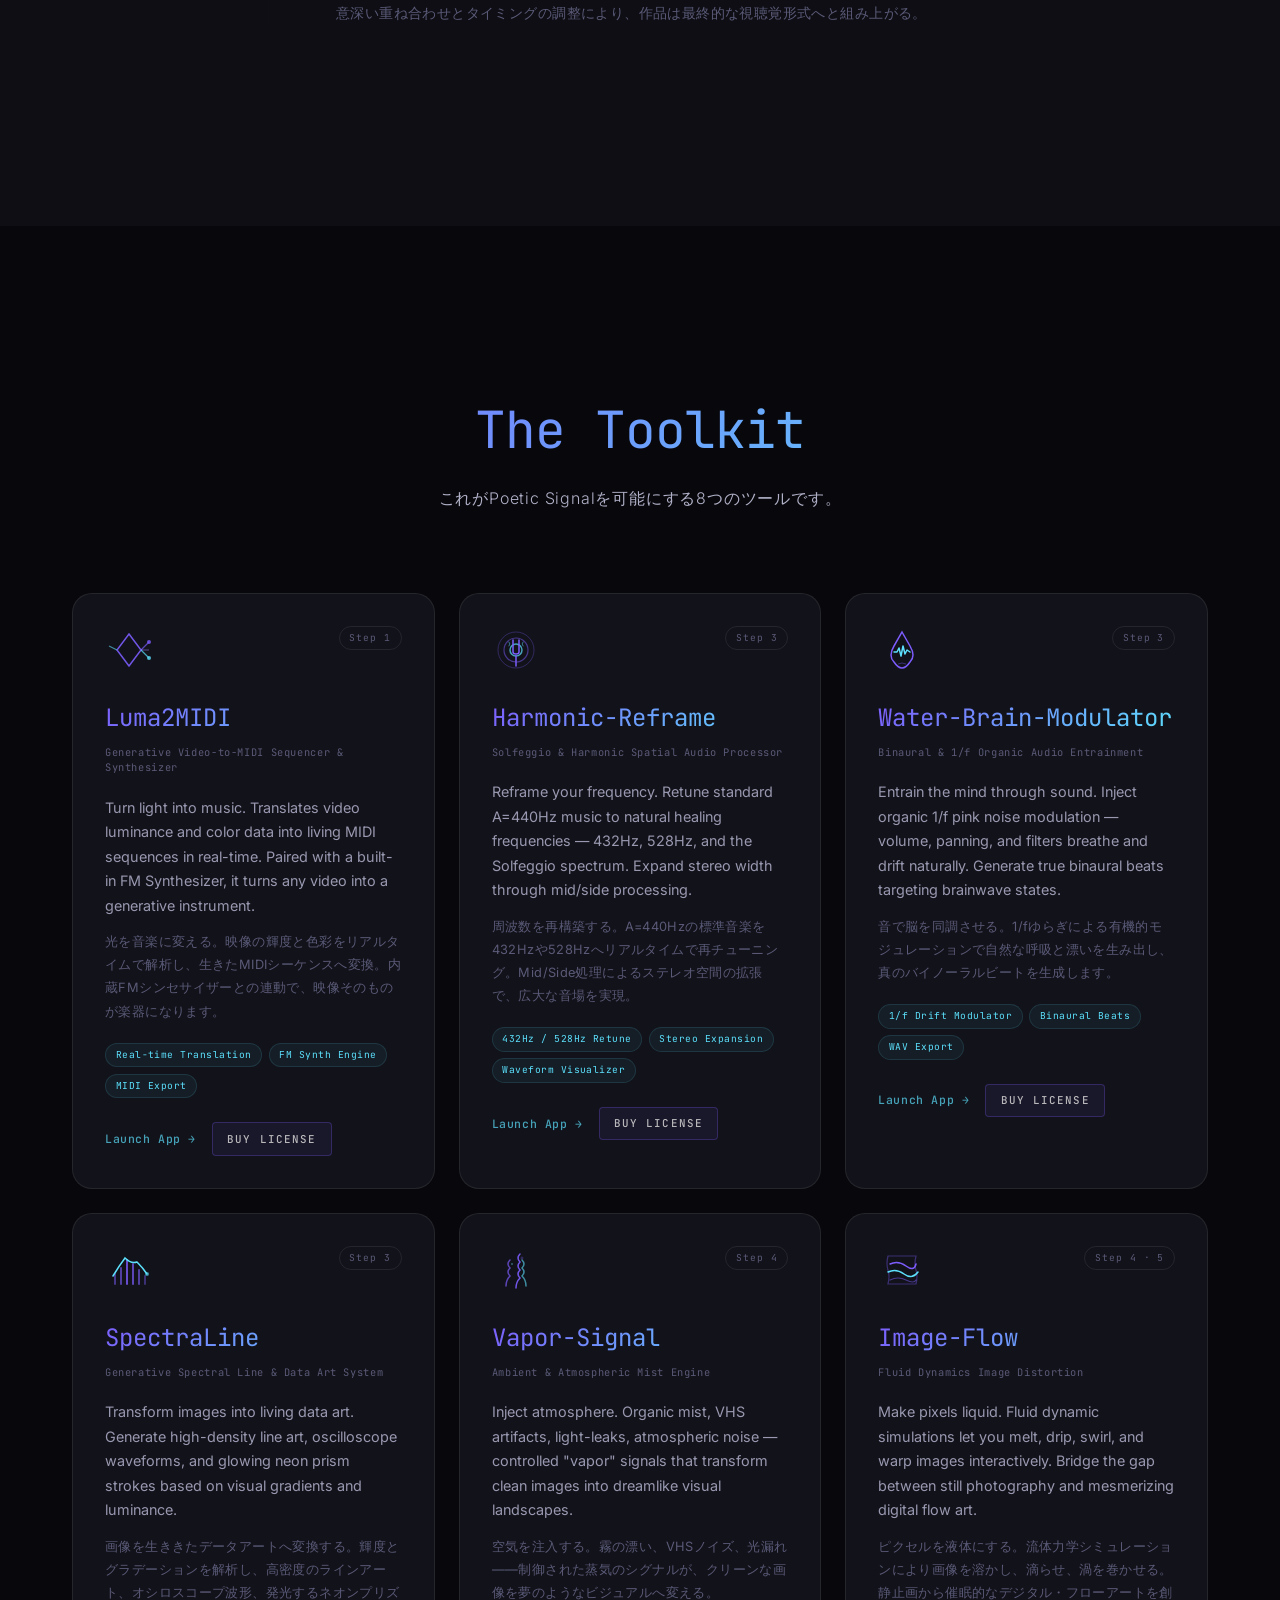
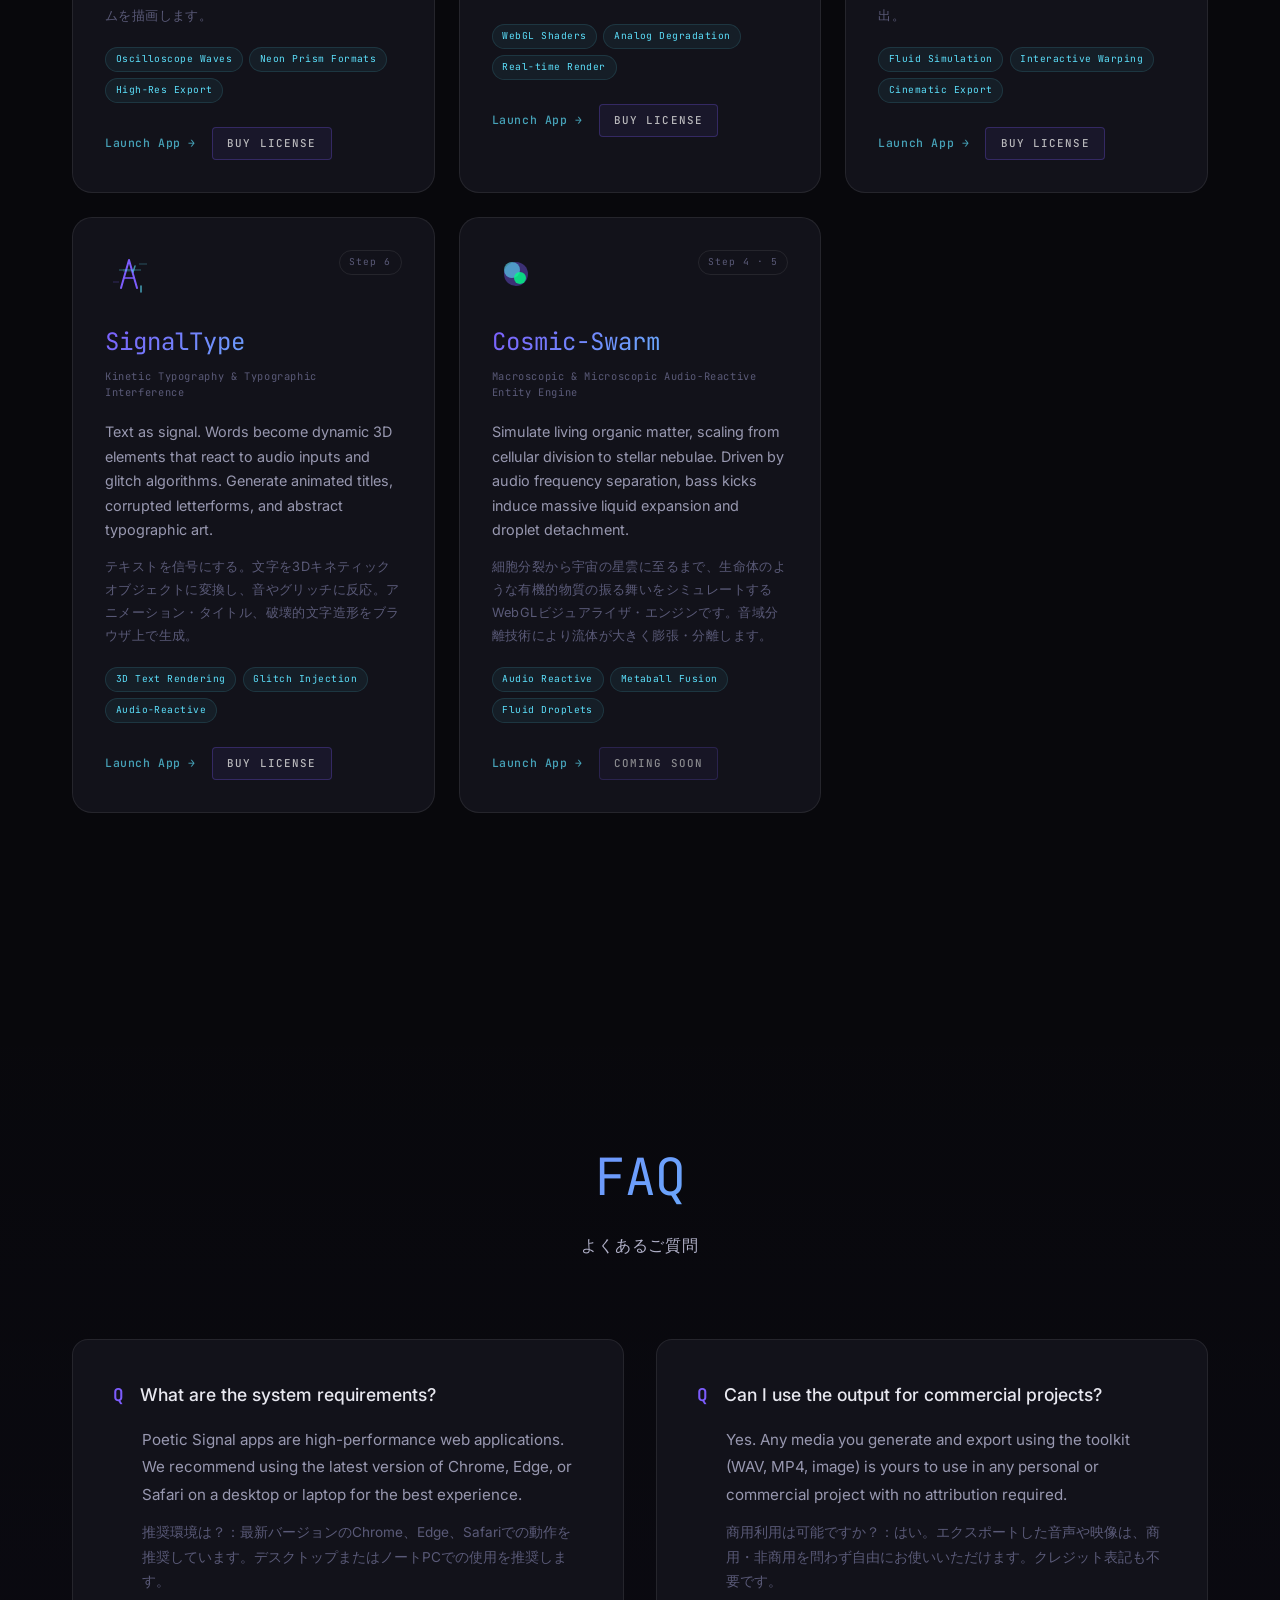
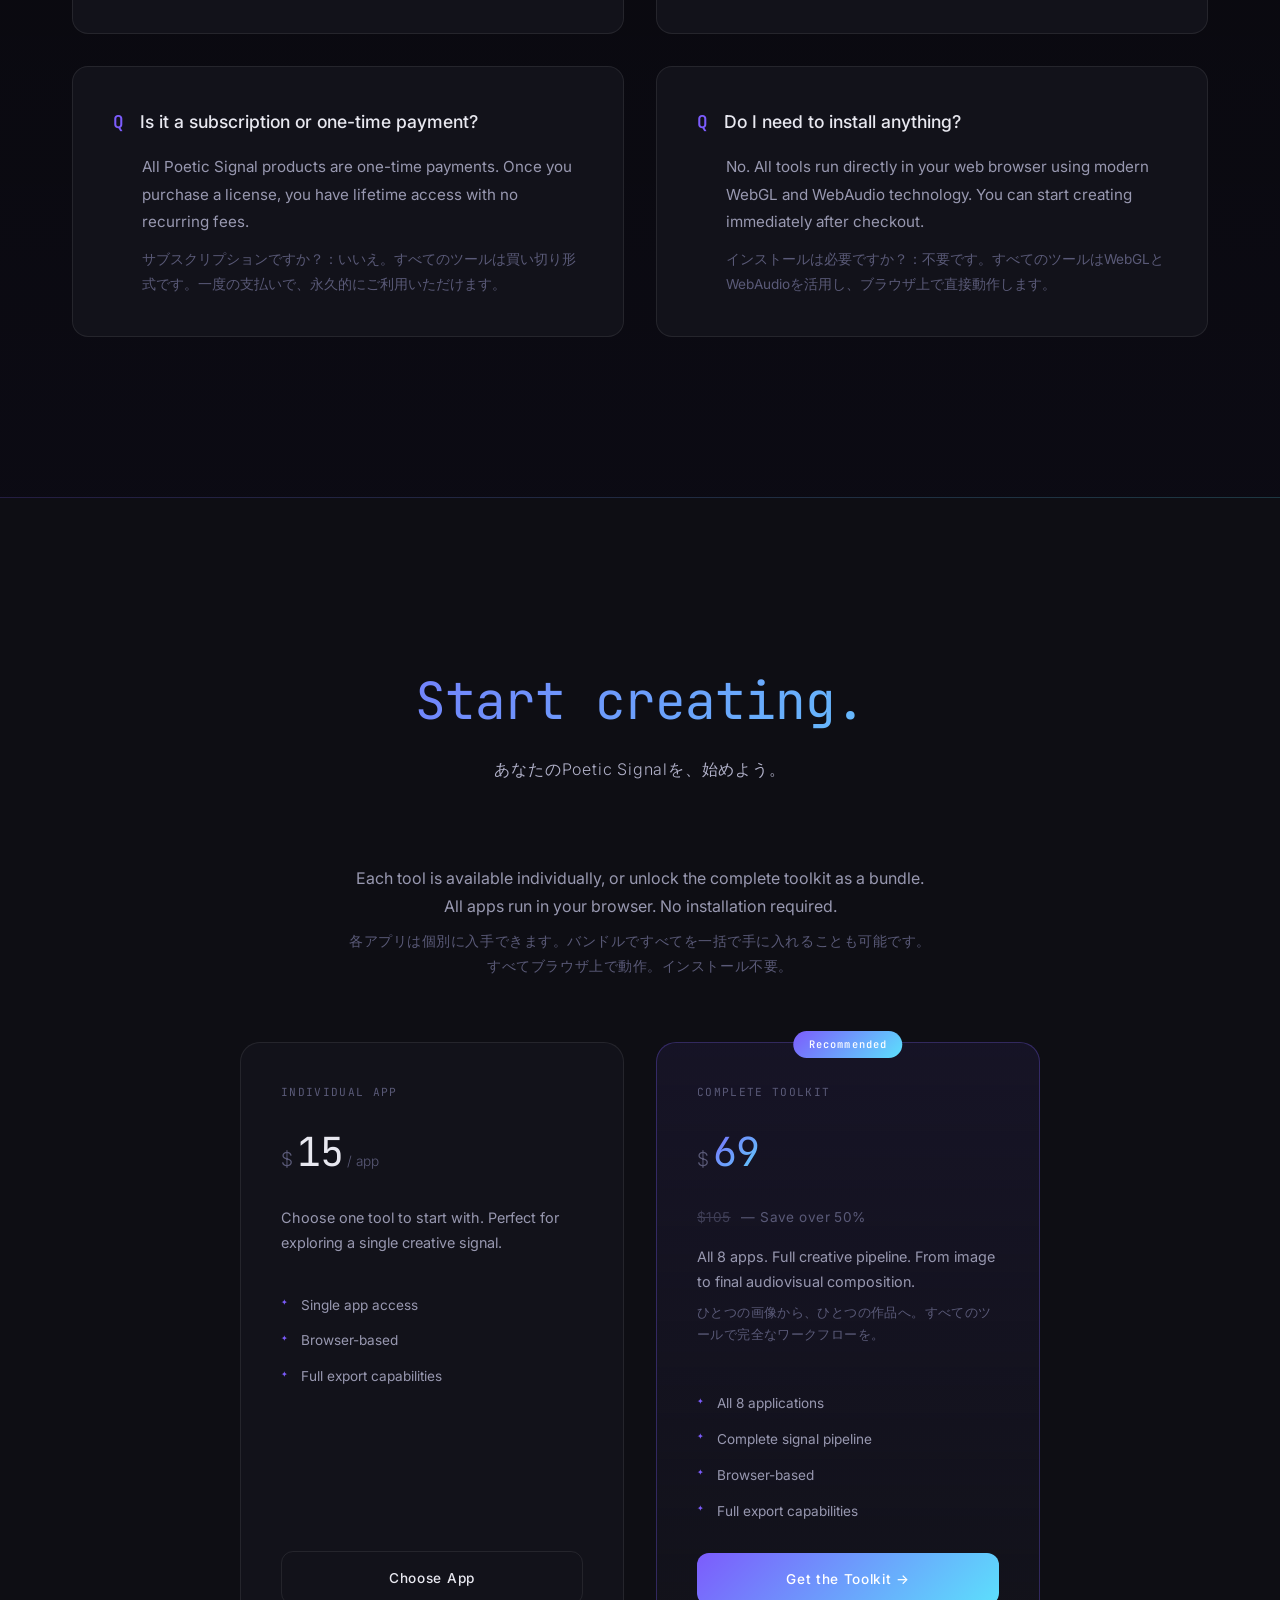
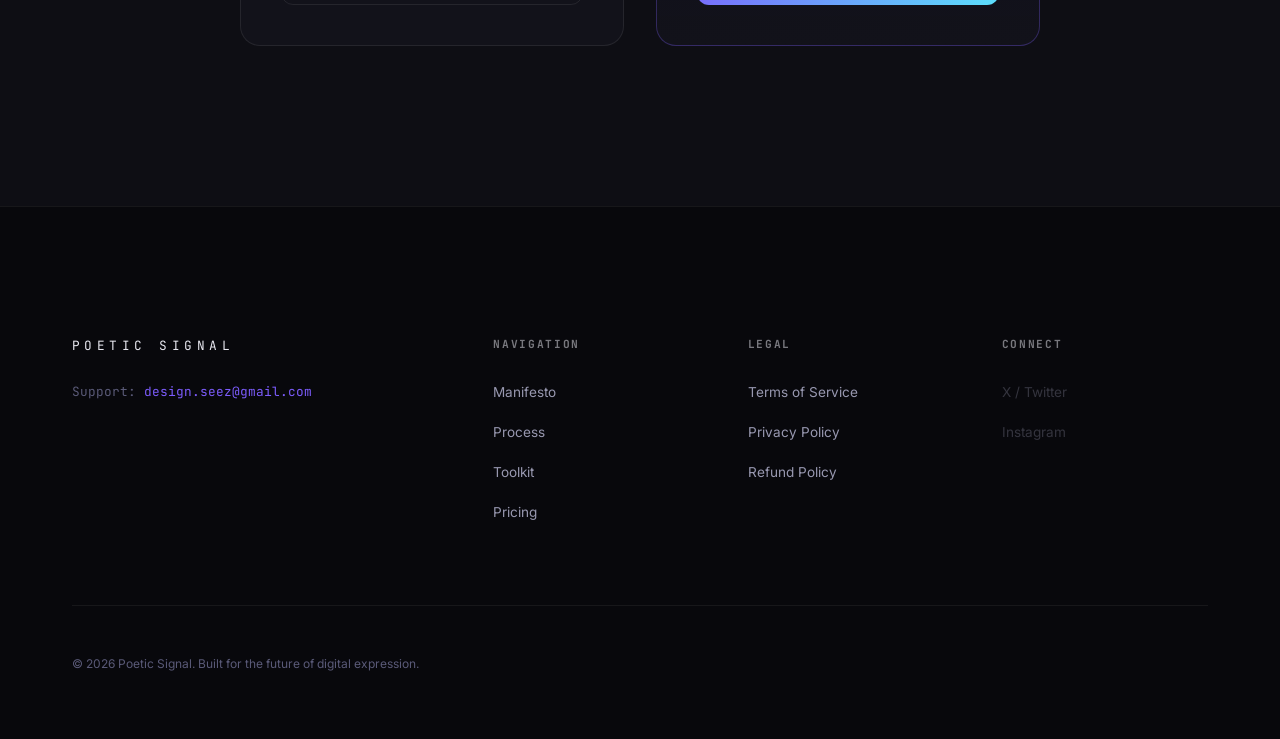
<file: _archive/index.html>
<!DOCTYPE html>
<html lang="en">
<head>
  <meta charset="UTF-8" />
  <meta name="viewport" content="width=device-width, initial-scale=1.0" />
  <title>Poetic Signal — Sound. Image. Language.</title>
  <meta name="description" content="Poetic Signal is an abstract poetic form in which sound, image, and language operate as equal signals within a unified perceptual field. Explore the 7-app creative toolkit." />
  
  <!-- Open Graph / Social -->
  <meta property="og:type" content="website" />
  <meta property="og:url" content="https://poeticsignal.com/" />
  <meta property="og:title" content="Poetic Signal — Audio-Visual Creative Toolkit" />
  <meta property="og:description" content="A unified perceptual field. Explore 8 specialized browser-based tools for modern digital poetry." />
  <meta property="og:image" content="https://poeticsignal.com/icons/logo-full.png" />
  <meta name="twitter:card" content="summary_large_image" />

  <link rel="preconnect" href="https://fonts.googleapis.com" />
  <link rel="preconnect" href="https://fonts.gstatic.com" crossorigin />
  <link href="https://fonts.googleapis.com/css2?family=Inter:wght@300;400;500;600&family=Playfair+Display:ital,wght@0,400;0,600;1,400&family=JetBrains+Mono:wght@300;400&display=swap" rel="stylesheet" />
  <link rel="stylesheet" href="style.css" />
  <link rel="icon" type="image/png" href="icons/favicon.png" />
  <script src="https://app.lemonsqueezy.com/js/lemon.js" defer></script>
</head>
<body>
  <!-- ═══════════════════════════════════════ -->
  <!-- GRAIN OVERLAY -->
  <!-- ═══════════════════════════════════════ -->
  <div class="grain-overlay" aria-hidden="true"></div>

  <!-- ═══════════════════════════════════════ -->
  <!-- NAVIGATION -->
  <!-- ═══════════════════════════════════════ -->
  <nav class="nav" id="nav">
    <a href="#hero" class="nav__logo">POETIC SIGNAL</a>
    <div class="nav__links">
      <a href="#manifesto">Manifesto</a>
      <a href="#process">Process</a>
      <a href="#toolkit">Toolkit</a>
      <a href="#pricing" class="nav__cta">Get Toolkit</a>
    </div>
  </nav>

  <!-- ═══════════════════════════════════════ -->
  <!-- SECTION 1: HERO -->
  <!-- ═══════════════════════════════════════ -->
  <section class="hero" id="hero">
    <div class="hero__bg">
      <canvas id="hero-canvas"></canvas>
    </div>
    <div class="hero__content">
      <div class="hero__logo-wrapper" data-animate="fade-up">
        <canvas id="dynamic-logo-canvas" class="hero__symbol"></canvas>
      </div>
      <h1 class="hero__title" data-animate="fade-up" data-delay="100">
        <span class="hero__title-main">Poetic Signal</span>
      </h1>
      <p class="hero__subtitle" data-animate="fade-up" data-delay="200">
        Sound. Image. Language.<br />
        A unified perceptual field.
      </p>
      <p class="hero__subtitle-jp" data-animate="fade-up" data-delay="400">
        音、映像、言語 —— ひとつの知覚の場として。
      </p>
    </div>
    <div class="hero__scroll-indicator" data-animate="fade-up" data-delay="800">
      <span></span>
      <span></span>
      <span></span>
    </div>
  </section>

  <!-- ═══════════════════════════════════════ -->
  <!-- SECTION 2: MANIFESTO -->
  <!-- ═══════════════════════════════════════ -->
  <section class="manifesto" id="manifesto">
    <div class="container">
      <div class="manifesto__label" data-animate="fade-up">What is Poetic Signal?</div>
      <div class="manifesto__body">
        <p class="manifesto__text" data-animate="fade-up">
          Poetic Signal is an abstract poetic form<br />
          in which sound, image, and language<br />
          operate as equal signals<br />
          within a unified perceptual field.
        </p>
        <p class="manifesto__text manifesto__text--emphasis" data-animate="fade-up">
          It is not music. It is not video. It is not text.
        </p>
        <p class="manifesto__text" data-animate="fade-up">
          It is a poetic media form<br />
          composed of interacting perceptual signals.
        </p>
      </div>
      <div class="manifesto__divider" data-animate="fade-up"></div>
      <div class="manifesto__body manifesto__body--jp">
        <p class="manifesto__text-jp" data-animate="fade-up">
          Poetic Signalは、音・映像・言語が<br />
          等価のシグナルとして共存する<br />
          抽象的な詩的形式です。
        </p>
        <p class="manifesto__text-jp" data-animate="fade-up">
          音楽でも、映像でも、テキストでもない。<br />
          知覚的信号の相互作用によって構成された<br />
          詩的メディア形式です。
        </p>
      </div>
      <blockquote class="manifesto__quote" data-animate="fade-up">
        <p>A single visual source generates<br />multiple forms of expression.</p>
        <p class="manifesto__quote-jp">ひとつの視覚的源泉が、複数の表現形式を生み出す。</p>
      </blockquote>
    </div>
  </section>

  <!-- ═══════════════════════════════════════ -->
  <!-- SECTION 3: PROCESS -->
  <!-- ═══════════════════════════════════════ -->
  <section class="process" id="process">
    <div class="container">
      <div class="section-header" data-animate="fade-up">
        <h2 class="section-title">The Process</h2>
        <p class="section-subtitle">ひとつの画像から、ひとつの作品へ。</p>
      </div>

      <div class="process__timeline">
        <div class="process__line" aria-hidden="true"></div>

        <!-- Step 1 -->
        <div class="process__step" data-animate="fade-up">
          <div class="process__step-number">01</div>
          <div class="process__step-content">
            <div class="process__step-tags">
              <span class="tag">Luma2MIDI</span>
            </div>
            <h3 class="process__step-title">Visual Spectrum Analysis</h3>
            <p class="process__step-text">The process begins with a single image. Its color, gradients, and luminance are analyzed and translated into MIDI — the language of music. The image becomes the origin of sound.</p>
            <p class="process__step-text-jp">すべては一枚の画像から始まる。色彩、グラデーション、輝度を解析し、音楽の言語であるMIDIデータへ変換する。画像が、音の出発点になる。</p>
          </div>
        </div>

        <!-- Step 2 -->
        <div class="process__step" data-animate="fade-up">
          <div class="process__step-number">02</div>
          <div class="process__step-content">
            <div class="process__step-tags">
              <span class="tag tag--secondary">DAW</span>
            </div>
            <h3 class="process__step-title">Musical Construction</h3>
            <p class="process__step-text">MIDI signals are imported into a DAW. The raw data becomes structural material — instruments, rhythms, harmonies are shaped through intuitive artistic decisions.</p>
            <p class="process__step-text-jp">生成されたMIDIをDAWに取り込み、楽器、リズム、ハーモニーを構築する。データは素材に過ぎない。作家の直感が、楽曲の性格を決定する。</p>
          </div>
        </div>

        <!-- Step 3 -->
        <div class="process__step" data-animate="fade-up">
          <div class="process__step-number">03</div>
          <div class="process__step-content">
            <div class="process__step-tags">
              <span class="tag">Harmonic-Reframe</span>
              <span class="tag">Water-Brain-Modulator</span>
              <span class="tag">SpectraLine</span>
            </div>
            <h3 class="process__step-title">Sonic Optimization</h3>
            <p class="process__step-text">The composition is refined through specialized sonic tools. Frequencies are retuned to natural harmonics. Spatial depth is enhanced. Spectral balance is sculpted. The music reaches its final, resonant form.</p>
            <p class="process__step-text-jp">完成した楽曲を専門的な音響ツールで仕上げる。432Hzなど自然倍音への再チューニング。空間的な深みの強化。スペクトルの造形。音楽が、最も深い響きに到達する。</p>
          </div>
        </div>

        <!-- Step 4 -->
        <div class="process__step" data-animate="fade-up">
          <div class="process__step-number">04</div>
          <div class="process__step-content">
            <div class="process__step-tags">
              <span class="tag">Vapor-Signal</span>
              <span class="tag">Image-Flow</span>
            </div>
            <h3 class="process__step-title">Derived Visual Elements</h3>
            <p class="process__step-text">The same original image is now transformed visually. Mist textures, fluid distortions, atmospheric layers — derived elements that share the DNA of the source while expanding its visual vocabulary.</p>
            <p class="process__step-text-jp">同じ元画像を、今度は視覚的に展開する。霧のテクスチャ、流体の歪み、大気的なレイヤー。元画像のDNAを保ちながら、視覚的語彙を拡張する派生素材を生成する。</p>
          </div>
        </div>

        <!-- Step 5 -->
        <div class="process__step" data-animate="fade-up">
          <div class="process__step-number">05</div>
          <div class="process__step-content">
            <div class="process__step-tags">
              <span class="tag">Image-Flow</span>
            </div>
            <h3 class="process__step-title">Timeline-Based Visual Composition</h3>
            <p class="process__step-text">Audio and visual materials converge on a timeline. Images are sequenced, layered, and transitioned while listening to the music. Visual flow and sonic structure become one.</p>
            <p class="process__step-text-jp">音と映像がタイムライン上で交差する。音楽を聴きながら、画像のシーケンス、レイヤー、トランジションを構築。視覚の流れと音の構造がひとつになる。</p>
          </div>
        </div>

        <!-- Step 6 -->
        <div class="process__step" data-animate="fade-up">
          <div class="process__step-number">06</div>
          <div class="process__step-content">
            <div class="process__step-tags">
              <span class="tag">SignalType</span>
            </div>
            <h3 class="process__step-title">Glitch Text Generation</h3>
            <p class="process__step-text">Poetry enters the signal field. Text is not subtitles — it is a visual signal, glitched and synchronized with the sonic structure. Language becomes light, motion, interference.</p>
            <p class="process__step-text-jp">詩がシグナルの場に入る。字幕ではない——テキストは視覚的信号として、グリッチし、音の構造と同期する。言語が光になり、動きになり、干渉になる。</p>
          </div>
        </div>

        <!-- Step 7 -->
        <div class="process__step" data-animate="fade-up">
          <div class="process__step-number">07</div>
          <div class="process__step-content">
            <div class="process__step-tags">
              <span class="tag tag--secondary">Video Editor</span>
            </div>
            <h3 class="process__step-title">Final Composition</h3>
            <p class="process__step-text">All layers converge. Music. Visual composition. Mist effects. Glitch text. Through careful layering and timing, the work is assembled into its final audiovisual form.</p>
            <p class="process__step-text-jp">すべてのレイヤーが収束する。音楽。映像構成。ミストエフェクト。グリッチテキスト。注意深い重ね合わせとタイミングの調整により、作品は最終的な視聴覚形式へと組み上がる。</p>
          </div>
        </div>
      </div>
    </div>
  </section>

  <!-- ═══════════════════════════════════════ -->
  <!-- SECTION 4: TOOLKIT -->
  <!-- ═══════════════════════════════════════ -->
  <section class="toolkit" id="toolkit">
    <div class="container">
      <div class="section-header" data-animate="fade-up">
        <h2 class="section-title">The Toolkit</h2>
        <p class="section-subtitle">これがPoetic Signalを可能にする8つのツールです。</p>
      </div>

      <div class="toolkit__grid">
        <!-- App 1: Luma2MIDI -->
        <div class="app-card" data-animate="fade-up" data-app="luma2midi">
          <div class="app-card__glow"></div>
          <div class="app-card__header">
            <div class="app-card__icon">
              <svg viewBox="0 0 48 48" fill="none"><path d="M24 8 L36 24 L24 40 L12 24 Z" stroke="#7c5cfc" stroke-width="1.5" fill="none" opacity="0.9"/><line x1="4" y1="20" x2="12" y2="24" stroke="#5ce0fc" stroke-width="1.2" opacity="0.6"/><line x1="36" y1="24" x2="44" y2="16" stroke="#7c5cfc" stroke-width="1.2" opacity="0.7"/><line x1="36" y1="24" x2="44" y2="24" stroke="#9b7dff" stroke-width="1.2" opacity="0.5"/><line x1="36" y1="24" x2="44" y2="32" stroke="#5ce0fc" stroke-width="1.2" opacity="0.7"/><circle cx="44" cy="16" r="2" fill="#7c5cfc" opacity="0.8"/><circle cx="44" cy="32" r="2" fill="#5ce0fc" opacity="0.8"/></svg>
            </div>
            <div class="app-card__step-badge">Step 1</div>
          </div>
          <h3 class="app-card__name">Luma2MIDI</h3>
          <p class="app-card__tagline">Generative Video-to-MIDI Sequencer & Synthesizer</p>
          <p class="app-card__desc">Turn light into music. Translates video luminance and color data into living MIDI sequences in real-time. Paired with a built-in FM Synthesizer, it turns any video into a generative instrument.</p>
          <p class="app-card__desc-jp">光を音楽に変える。映像の輝度と色彩をリアルタイムで解析し、生きたMIDIシーケンスへ変換。内蔵FMシンセサイザーとの連動で、映像そのものが楽器になります。</p>
          <div class="app-card__features">
            <span>Real-time Translation</span>
            <span>FM Synth Engine</span>
            <span>MIDI Export</span>
          </div>
          <div class="app-card__actions">
            <a href="https://luma2midi.vercel.app/" target="_blank" class="app-card__btn">Launch App →</a>
            <a href="https://poeticsignal.lemonsqueezy.com/checkout/buy/1d3620c7-1b21-45a8-a3a7-a5c89b03a1d0" class="app-card__btn app-card__btn--buy lemonsqueezy-button">Buy License</a>
          </div>
        </div>

        <!-- App 2: Harmonic-Reframe -->
        <div class="app-card" data-animate="fade-up" data-app="harmonic-reframe">
          <div class="app-card__glow"></div>
          <div class="app-card__header">
            <div class="app-card__icon">
              <svg viewBox="0 0 48 48" fill="none"><circle cx="24" cy="24" r="18" stroke="#7c5cfc" stroke-width="1" opacity="0.3"/><circle cx="24" cy="24" r="12" stroke="#7c5cfc" stroke-width="1.2" opacity="0.5"/><circle cx="24" cy="24" r="6" stroke="#5ce0fc" stroke-width="1.5" opacity="0.7"/><line x1="24" y1="30" x2="24" y2="40" stroke="#7c5cfc" stroke-width="1.5" stroke-linecap="round"/><path d="M21 14 L21 26 Q21 28 24 28 Q27 28 27 26 L27 14" stroke="#7c5cfc" stroke-width="1.5" fill="none" stroke-linecap="round"/><path d="M17 20 Q19 18 17 16" stroke="#5ce0fc" stroke-width="1" opacity="0.5" fill="none" stroke-linecap="round"/><path d="M31 20 Q29 18 31 16" stroke="#5ce0fc" stroke-width="1" opacity="0.5" fill="none" stroke-linecap="round"/></svg>
            </div>
            <div class="app-card__step-badge">Step 3</div>
          </div>
          <h3 class="app-card__name">Harmonic-Reframe</h3>
          <p class="app-card__tagline">Solfeggio & Harmonic Spatial Audio Processor</p>
          <p class="app-card__desc">Reframe your frequency. Retune standard A=440Hz music to natural healing frequencies — 432Hz, 528Hz, and the Solfeggio spectrum. Expand stereo width through mid/side processing.</p>
          <p class="app-card__desc-jp">周波数を再構築する。A=440Hzの標準音楽を432Hzや528Hzへリアルタイムで再チューニング。Mid/Side処理によるステレオ空間の拡張で、広大な音場を実現。</p>
          <div class="app-card__features">
            <span>432Hz / 528Hz Retune</span>
            <span>Stereo Expansion</span>
            <span>Waveform Visualizer</span>
          </div>
          <div class="app-card__actions">
            <a href="https://harmonic-reframe.vercel.app/" target="_blank" class="app-card__btn">Launch App →</a>
            <a href="https://poeticsignal.lemonsqueezy.com/checkout/buy/141461bb-e524-451f-b0cb-d2e5716f1e2e" class="app-card__btn app-card__btn--buy lemonsqueezy-button">Buy License</a>
          </div>
        </div>

        <!-- App 3: Water-Brain-Modulator -->
        <div class="app-card" data-animate="fade-up" data-app="water-brain">
          <div class="app-card__glow"></div>
          <div class="app-card__header">
            <div class="app-card__icon">
              <svg viewBox="0 0 48 48" fill="none"><path d="M24 6 Q24 6 32 20 Q38 30 32 36 Q28 42 24 42 Q20 42 16 36 Q10 30 16 20 Q24 6 24 6Z" stroke="#7c5cfc" stroke-width="1.5" fill="none"/><path d="M16 26 L19 26 L21 22 L23 30 L25 20 L27 28 L29 24 L32 26" stroke="#5ce0fc" stroke-width="1.5" fill="none" stroke-linecap="round" stroke-linejoin="round"/><path d="M20 38 Q24 36 28 38" stroke="#7c5cfc" stroke-width="1" opacity="0.4" fill="none"/></svg>
            </div>
            <div class="app-card__step-badge">Step 3</div>
          </div>
          <h3 class="app-card__name">Water-Brain-Modulator</h3>
          <p class="app-card__tagline">Binaural & 1/f Organic Audio Entrainment</p>
          <p class="app-card__desc">Entrain the mind through sound. Inject organic 1/f pink noise modulation — volume, panning, and filters breathe and drift naturally. Generate true binaural beats targeting brainwave states.</p>
          <p class="app-card__desc-jp">音で脳を同調させる。1/fゆらぎによる有機的モジュレーションで自然な呼吸と漂いを生み出し、真のバイノーラルビートを生成します。</p>
          <div class="app-card__features">
            <span>1/f Drift Modulator</span>
            <span>Binaural Beats</span>
            <span>WAV Export</span>
          </div>
          <div class="app-card__actions">
            <a href="https://water-brain-modulator.vercel.app/" target="_blank" class="app-card__btn">Launch App →</a>
            <a href="https://poeticsignal.lemonsqueezy.com/checkout/buy/09f067c8-e047-4aa5-ae14-7e57eee47375" class="app-card__btn app-card__btn--buy lemonsqueezy-button">Buy License</a>
          </div>
        </div>

        <!-- App 4: SpectraLine -->
        <div class="app-card" data-animate="fade-up" data-app="spectraline">
          <div class="app-card__glow"></div>
          <div class="app-card__header">
            <div class="app-card__icon">
              <svg viewBox="0 0 48 48" fill="none"><line x1="10" y1="38" x2="10" y2="28" stroke="#7c5cfc" stroke-width="2" stroke-linecap="round" opacity="0.5"/><line x1="16" y1="38" x2="16" y2="22" stroke="#7c5cfc" stroke-width="2" stroke-linecap="round" opacity="0.6"/><line x1="22" y1="38" x2="22" y2="14" stroke="#7c5cfc" stroke-width="2" stroke-linecap="round" opacity="0.8"/><line x1="28" y1="38" x2="28" y2="18" stroke="#7c5cfc" stroke-width="2" stroke-linecap="round" opacity="0.7"/><line x1="34" y1="38" x2="34" y2="24" stroke="#7c5cfc" stroke-width="2" stroke-linecap="round" opacity="0.6"/><line x1="40" y1="38" x2="40" y2="30" stroke="#7c5cfc" stroke-width="2" stroke-linecap="round" opacity="0.4"/><path d="M8 30 Q14 20 20 12 Q26 18 32 16 Q38 22 42 28" stroke="#5ce0fc" stroke-width="1.5" fill="none" stroke-linecap="round"/><circle cx="42" cy="28" r="2" fill="#5ce0fc" opacity="0.6"/></svg>
            </div>
            <div class="app-card__step-badge">Step 3</div>
          </div>
          <h3 class="app-card__name">SpectraLine</h3>
          <p class="app-card__tagline">Generative Spectral Line & Data Art System</p>
          <p class="app-card__desc">Transform images into living data art. Generate high-density line art, oscilloscope waveforms, and glowing neon prism strokes based on visual gradients and luminance.</p>
          <p class="app-card__desc-jp">画像を生ききたデータアートへ変換する。輝度とグラデーションを解析し、高密度のラインアート、オシロスコープ波形、発光するネオンプリズムを描画します。</p>
          <div class="app-card__features">
            <span>Oscilloscope Waves</span>
            <span>Neon Prism Formats</span>
            <span>High-Res Export</span>
          </div>
          <div class="app-card__actions">
            <a href="https://spectra-line.vercel.app/" target="_blank" class="app-card__btn">Launch App →</a>
            <a href="https://poeticsignal.lemonsqueezy.com/checkout/buy/fe5170ba-6637-4031-91b3-b230dbbcda13" class="app-card__btn app-card__btn--buy lemonsqueezy-button">Buy License</a>
          </div>
        </div>

        <!-- App 5: Vapor-Signal -->
        <div class="app-card" data-animate="fade-up" data-app="vapor-signal">
          <div class="app-card__glow"></div>
          <div class="app-card__header">
            <div class="app-card__icon">
              <svg viewBox="0 0 48 48" fill="none"><path d="M14 40 Q14 34 18 30 Q14 26 18 22 Q14 18 18 14" stroke="#7c5cfc" stroke-width="1.5" fill="none" stroke-linecap="round" opacity="0.7"/><path d="M24 42 Q24 36 28 32 Q24 28 28 24 Q24 20 28 16 Q24 12 28 8" stroke="#7c5cfc" stroke-width="1.5" fill="none" stroke-linecap="round" opacity="0.9"/><path d="M34 40 Q34 34 30 30 Q34 26 30 22 Q34 18 30 14" stroke="#5ce0fc" stroke-width="1.5" fill="none" stroke-linecap="round" opacity="0.6"/><circle cx="20" cy="18" r="1" fill="#5ce0fc" opacity="0.4"/><circle cx="30" cy="12" r="1.5" fill="#7c5cfc" opacity="0.3"/></svg>
            </div>
            <div class="app-card__step-badge">Step 4</div>
          </div>
          <h3 class="app-card__name">Vapor-Signal</h3>
          <p class="app-card__tagline">Ambient & Atmospheric Mist Engine</p>
          <p class="app-card__desc">Inject atmosphere. Organic mist, VHS artifacts, light-leaks, atmospheric noise — controlled "vapor" signals that transform clean images into dreamlike visual landscapes.</p>
          <p class="app-card__desc-jp">空気を注入する。霧の漂い、VHSノイズ、光漏れ——制御された蒸気のシグナルが、クリーンな画像を夢のようなビジュアルへ変える。</p>
          <div class="app-card__features">
            <span>WebGL Shaders</span>
            <span>Analog Degradation</span>
            <span>Real-time Render</span>
          </div>
          <div class="app-card__actions">
            <a href="https://vapor-signal.vercel.app/" target="_blank" class="app-card__btn">Launch App →</a>
            <a href="https://poeticsignal.lemonsqueezy.com/checkout/buy/730d9777-f91b-4680-85c7-615f38868811" class="app-card__btn app-card__btn--buy lemonsqueezy-button">Buy License</a>
          </div>
        </div>

        <!-- App 6: Image-Flow -->
        <div class="app-card" data-animate="fade-up" data-app="image-flow">
          <div class="app-card__glow"></div>
          <div class="app-card__header">
            <div class="app-card__icon">
              <svg viewBox="0 0 48 48" fill="none"><path d="M10 10 L38 10 Q36 18 38 24 Q40 30 38 38 L10 38 Q12 30 10 24 Q8 18 10 10Z" stroke="#7c5cfc" stroke-width="1.2" fill="none" opacity="0.4"/><path d="M12 18 Q20 14 28 20 Q36 26 38 18" stroke="#7c5cfc" stroke-width="1.5" fill="none" stroke-linecap="round"/><path d="M10 26 Q18 22 26 28 Q34 34 40 26" stroke="#5ce0fc" stroke-width="1.5" fill="none" stroke-linecap="round"/><path d="M12 34 Q20 30 28 34 Q36 38 38 34" stroke="#7c5cfc" stroke-width="1.2" fill="none" stroke-linecap="round" opacity="0.5"/></svg>
            </div>
            <div class="app-card__step-badge">Step 4 · 5</div>
          </div>
          <h3 class="app-card__name">Image-Flow</h3>
          <p class="app-card__tagline">Fluid Dynamics Image Distortion</p>
          <p class="app-card__desc">Make pixels liquid. Fluid dynamic simulations let you melt, drip, swirl, and warp images interactively. Bridge the gap between still photography and mesmerizing digital flow art.</p>
          <p class="app-card__desc-jp">ピクセルを液体にする。流体力学シミュレーションにより画像を溶かし、滴らせ、渦を巻かせる。静止画から催眠的なデジタル・フローアートを創出。</p>
          <div class="app-card__features">
            <span>Fluid Simulation</span>
            <span>Interactive Warping</span>
            <span>Cinematic Export</span>
          </div>
          <div class="app-card__actions">
            <a href="https://image-flow-taupe.vercel.app/" target="_blank" class="app-card__btn">Launch App →</a>
            <a href="https://poeticsignal.lemonsqueezy.com/checkout/buy/b5df17fd-694a-4233-a97b-b8b34c413082" class="app-card__btn app-card__btn--buy lemonsqueezy-button">Buy License</a>
          </div>
        </div>

        <!-- App 7: SignalType -->
        <div class="app-card" data-animate="fade-up" data-app="signaltype">
          <div class="app-card__glow"></div>
          <div class="app-card__header">
            <div class="app-card__icon">
              <svg viewBox="0 0 48 48" fill="none"><path d="M16 38 L24 10 L32 38" stroke="#7c5cfc" stroke-width="2" fill="none" stroke-linecap="round" stroke-linejoin="round"/><line x1="19" y1="28" x2="29" y2="28" stroke="#7c5cfc" stroke-width="1.5" stroke-linecap="round"/><line x1="14" y1="20" x2="36" y2="20" stroke="#5ce0fc" stroke-width="0.8" opacity="0.5"/><rect x="18" y="19" width="8" height="3" fill="#5ce0fc" opacity="0.12"/><path d="M28 22 L30 16" stroke="#5ce0fc" stroke-width="1.5" opacity="0.6" stroke-linecap="round"/><line x1="8" y1="32" x2="14" y2="32" stroke="#7c5cfc" stroke-width="1" opacity="0.3"/><line x1="34" y1="14" x2="42" y2="14" stroke="#5ce0fc" stroke-width="1" opacity="0.3"/><line x1="36" y1="36" x2="36" y2="42" stroke="#5ce0fc" stroke-width="1.5" opacity="0.7" stroke-linecap="round"/></svg>
            </div>
            <div class="app-card__step-badge">Step 6</div>
          </div>
          <h3 class="app-card__name">SignalType</h3>
          <p class="app-card__tagline">Kinetic Typography & Typographic Interference</p>
          <p class="app-card__desc">Text as signal. Words become dynamic 3D elements that react to audio inputs and glitch algorithms. Generate animated titles, corrupted letterforms, and abstract typographic art.</p>
          <p class="app-card__desc-jp">テキストを信号にする。文字を3Dキネティックオブジェクトに変換し、音やグリッチに反応。アニメーション・タイトル、破壊的文字造形をブラウザ上で生成。</p>
          <div class="app-card__features">
            <span>3D Text Rendering</span>
            <span>Glitch Injection</span>
            <span>Audio-Reactive</span>
          </div>
          <div class="app-card__actions">
            <a href="https://signal-type.vercel.app/" target="_blank" class="app-card__btn">Launch App →</a>
            <a href="https://poeticsignal.lemonsqueezy.com/checkout/buy/bc2780ac-b475-4ae2-ab22-3e69daa89cfd" class="app-card__btn app-card__btn--buy lemonsqueezy-button">Buy License</a>
          </div>
        </div>
        <!-- App 8: Cosmic-Swarm -->
        <div class="app-card" data-animate="fade-up" data-app="cosmic-swarm">
          <div class="app-card__glow"></div>
          <div class="app-card__header">
            <div class="app-card__icon">
              <svg viewBox="0 0 48 48" fill="none">
                <circle cx="24" cy="24" r="12" fill="#7c5cfc" opacity="0.4"/>
                <circle cx="20" cy="20" r="8" fill="#5ce0fc" opacity="0.6"/>
                <circle cx="28" cy="28" r="6" fill="#00ff88" opacity="0.8"/>
              </svg>
            </div>
            <div class="app-card__step-badge">Step 4 · 5</div>
          </div>
          <h3 class="app-card__name">Cosmic-Swarm</h3>
          <p class="app-card__tagline">Macroscopic & Microscopic Audio-Reactive Entity Engine</p>
          <p class="app-card__desc">Simulate living organic matter, scaling from cellular division to stellar nebulae. Driven by audio frequency separation, bass kicks induce massive liquid expansion and droplet detachment.</p>
          <p class="app-card__desc-jp">細胞分裂から宇宙の星雲に至るまで、生命体のような有機的物質の振る舞いをシミュレートするWebGLビジュアライザ・エンジンです。音域分離技術により流体が大きく膨張・分離します。</p>
          <div class="app-card__features">
            <span>Audio Reactive</span>
            <span>Metaball Fusion</span>
            <span>Fluid Droplets</span>
          </div>
          <div class="app-card__actions">
            <a href="https://cosmic-swarm.vercel.app/" target="_blank" class="app-card__btn">Launch App →</a>
            <a href="https://cosmic-swarm.vercel.app/" target="_blank" class="app-card__btn app-card__btn--buy lemonsqueezy-button" style="pointer-events: none; opacity: 0.5;">Coming Soon</a>
          </div>
        </div>
      </div>
    </div>
  </section>

  <!-- ═══════════════════════════════════════ -->
  <!-- SECTION 5: FAQ -->
  <!-- ═══════════════════════════════════════ -->
  <section class="faq" id="faq">
    <div class="container">
      <div class="section-header" data-animate="fade-up">
        <h2 class="section-title">FAQ</h2>
        <p class="section-subtitle">よくあるご質問</p>
      </div>

      <div class="faq__grid">
        <!-- Q1: Browser -->
        <div class="faq__item" data-animate="fade-up">
          <h3 class="faq__question">What are the system requirements?</h3>
          <div class="faq__answer">
            <p>Poetic Signal apps are high-performance web applications. We recommend using the latest version of Chrome, Edge, or Safari on a desktop or laptop for the best experience.</p>
            <span class="faq__answer-jp">推奨環境は？：最新バージョンのChrome、Edge、Safariでの動作を推奨しています。デスクトップまたはノートPCでの使用を推奨します。</span>
          </div>
        </div>

        <!-- Q2: Commercial Use -->
        <div class="faq__item" data-animate="fade-up" data-delay="100">
          <h3 class="faq__question">Can I use the output for commercial projects?</h3>
          <div class="faq__answer">
            <p>Yes. Any media you generate and export using the toolkit (WAV, MP4, image) is yours to use in any personal or commercial project with no attribution required.</p>
            <span class="faq__answer-jp">商用利用は可能ですか？：はい。エクスポートした音声や映像は、商用・非商用を問わず自由にお使いいただけます。クレジット表記も不要です。</span>
          </div>
        </div>

        <!-- Q3: Payments -->
        <div class="faq__item" data-animate="fade-up" data-delay="200">
          <h3 class="faq__question">Is it a subscription or one-time payment?</h3>
          <div class="faq__answer">
            <p>All Poetic Signal products are one-time payments. Once you purchase a license, you have lifetime access with no recurring fees.</p>
            <span class="faq__answer-jp">サブスクリプションですか？：いいえ。すべてのツールは買い切り形式です。一度の支払いで、永久的にご利用いただけます。</span>
          </div>
        </div>

        <!-- Q4: Installation -->
        <div class="faq__item" data-animate="fade-up" data-delay="300">
          <h3 class="faq__question">Do I need to install anything?</h3>
          <div class="faq__answer">
            <p>No. All tools run directly in your web browser using modern WebGL and WebAudio technology. You can start creating immediately after checkout.</p>
            <span class="faq__answer-jp">インストールは必要ですか？：不要です。すべてのツールはWebGLとWebAudioを活用し、ブラウザ上で直接動作します。</span>
          </div>
        </div>
      </div>
    </div>
  </section>

  <!-- ═══════════════════════════════════════ -->
  <!-- SECTION 6: CTA / PRICING -->
  <!-- ═══════════════════════════════════════ -->
  <section class="pricing" id="pricing">
    <div class="container">
      <div class="section-header" data-animate="fade-up">
        <h2 class="section-title">Start creating.</h2>
        <p class="section-subtitle">あなたのPoetic Signalを、始めよう。</p>
      </div>

      <p class="pricing__lead" data-animate="fade-up">
        Each tool is available individually, or unlock the complete toolkit as a bundle.<br />
        All apps run in your browser. No installation required.
      </p>
      <p class="pricing__lead pricing__lead--jp" data-animate="fade-up">
        各アプリは個別に入手できます。バンドルですべてを一括で手に入れることも可能です。<br />
        すべてブラウザ上で動作。インストール不要。
      </p>

      <div class="pricing__cards" data-animate="fade-up">
        <!-- Individual -->
        <div class="pricing__card">
          <div class="pricing__card-label">Individual App</div>
          <div class="pricing__card-price">
            <span class="pricing__card-currency">$</span>
            <span class="pricing__card-amount">15</span>
            <span class="pricing__card-period">/ app</span>
          </div>
          <p class="pricing__card-desc">Choose one tool to start with. Perfect for exploring a single creative signal.</p>
          <ul class="pricing__card-list">
            <li>Single app access</li>
            <li>Browser-based</li>
            <li>Full export capabilities</li>
          </ul>
          <a href="#toolkit" class="pricing__card-btn pricing__card-btn--secondary">Choose App</a>
        </div>

        <!-- Bundle -->
        <div class="pricing__card pricing__card--featured">
          <div class="pricing__card-badge">Recommended</div>
          <div class="pricing__card-label">Complete Toolkit</div>
          <div class="pricing__card-price">
            <span class="pricing__card-currency">$</span>
            <span class="pricing__card-amount">69</span>
          </div>
          <p class="pricing__card-original"><s>$105</s> — Save over 50%</p>
          <p class="pricing__card-desc">All 8 apps. Full creative pipeline. From image to final audiovisual composition.</p>
          <p class="pricing__card-desc-jp">ひとつの画像から、ひとつの作品へ。すべてのツールで完全なワークフローを。</p>
          <ul class="pricing__card-list">
            <li>All 8 applications</li>
            <li>Complete signal pipeline</li>
            <li>Browser-based</li>
            <li>Full export capabilities</li>
          </ul>
          <a href="https://poeticsignal.lemonsqueezy.com/checkout/buy/47bdb8ce-4ae3-4bd2-b486-6656fa184e12" class="pricing__card-btn lemonsqueezy-button">Get the Toolkit →</a>
        </div>
      </div>
    </div>
  </section>

  <!-- ═══════════════════════════════════════ -->
  <!-- FOOTER -->
  <!-- ═══════════════════════════════════════ -->
  <footer class="footer">
    <div class="container">
      <div class="footer__grid">
        <div class="footer__info">
          <p class="footer__brand">POETIC SIGNAL</p>
          <div class="footer__contact">
            Support: <a href="mailto:design.seez@gmail.com">design.seez@gmail.com</a>
          </div>
        </div>
        <div class="footer__links-grid">
          <div class="footer__col">
            <h4 class="footer__col-title">Navigation</h4>
            <ul class="footer__link-list">
              <li><a href="#manifesto">Manifesto</a></li>
              <li><a href="#process">Process</a></li>
              <li><a href="#toolkit">Toolkit</a></li>
              <li><a href="#pricing">Pricing</a></li>
            </ul>
          </div>
          <div class="footer__col">
            <h4 class="footer__col-title">Legal</h4>
            <ul class="footer__link-list">
              <li><a href="terms.html">Terms of Service</a></li>
              <li><a href="privacy.html">Privacy Policy</a></li>
              <li><a href="refund.html">Refund Policy</a></li>
            </ul>
          </div>
          <div class="footer__col">
            <h4 class="footer__col-title">Connect</h4>
            <ul class="footer__link-list">
              <li><a href="#" style="opacity: 0.3; pointer-events: none;">X / Twitter</a></li>
              <li><a href="#" style="opacity: 0.3; pointer-events: none;">Instagram</a></li>
            </ul>
          </div>
        </div>
      </div>
      <div class="footer__bottom">
        <p class="footer__copy">&copy; 2026 Poetic Signal. Built for the future of digital expression.</p>
      </div>
    </div>
  </footer>

  <script src="script.js"></script>
</body>
</html>
</file>
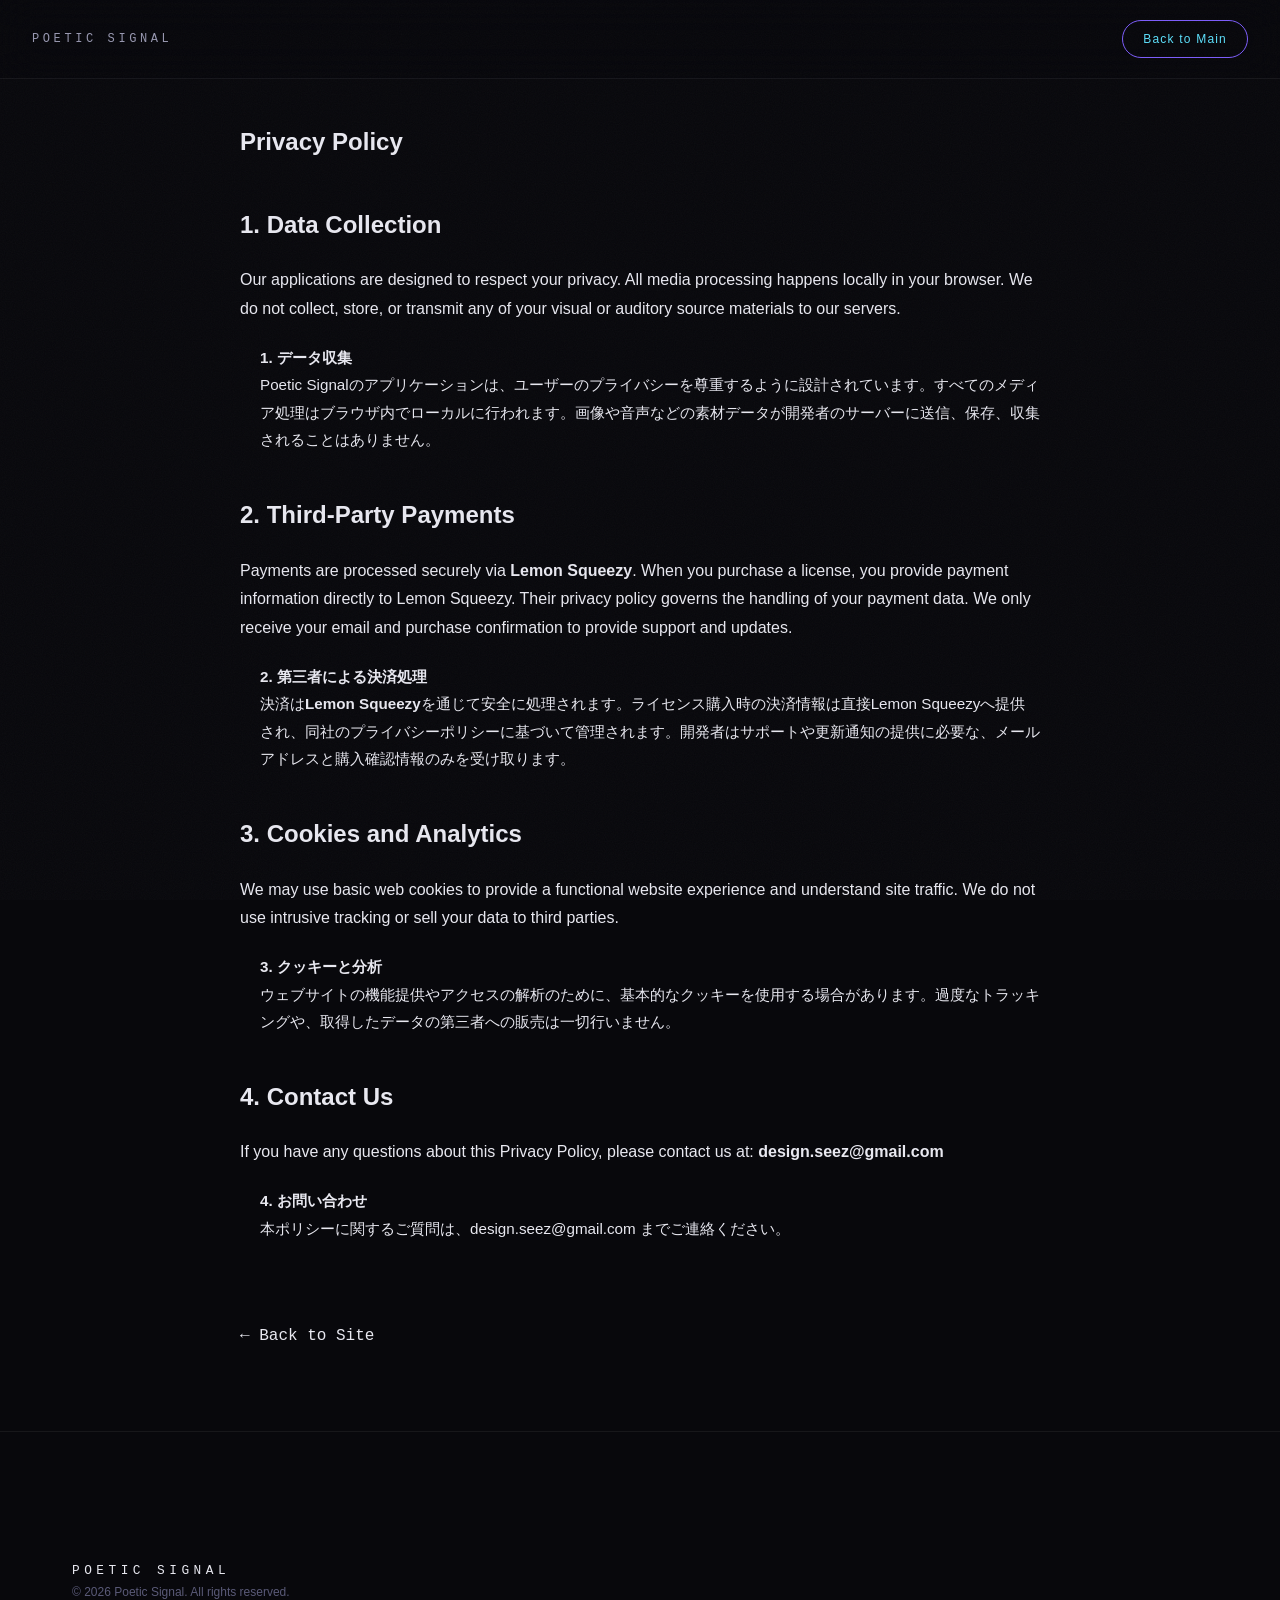
<file: privacy.html>
<!DOCTYPE html>
<html lang="en">
<head>
    <meta charset="UTF-8">
    <meta name="viewport" content="width=device-width, initial-scale=1.0">
    <title>Privacy Policy — Poetic Signal Toolkit</title>
    <link rel="stylesheet" href="style.css">
    <link rel="icon" type="image/png" href="icons/favicon.png">
    <style>
        .legal-page { padding: 120px 0 80px; }
        .legal-content { max-width: 800px; margin: 0 auto; color: var(--color-text-dim); line-height: 1.8; }
        .legal-content h1 { color: var(--color-white); margin-bottom: 40px; }
        .legal-content h2 { color: var(--color-white); margin-top: 40px; margin-bottom: 20px; font-size: 1.5rem; }
        .legal-content p { margin-bottom: 20px; }
        .legal-jp { display: block; border-left: 2px solid var(--color-primary-dim); padding-left: 20px; margin-top: 20px; color: var(--color-white-dim); font-size: 0.95rem; }
        .back-link { display: inline-block; margin-top: 60px; color: var(--color-primary); text-decoration: none; font-family: var(--font-mono); }
    </style>
</head>
<body>
    <div class="grain-overlay" aria-hidden="true"></div>

    <nav class="nav nav--scrolled" id="nav">
        <a href="index.html" class="nav__logo">POETIC SIGNAL</a>
        <div class="nav__links">
            <a href="index.html#pricing" class="nav__cta">Back to Main</a>
        </div>
    </nav>

    <main class="legal-page">
        <div class="container">
            <article class="legal-content">
                <h1>Privacy Policy</h1>

                <section>
                    <h2>1. Data Collection</h2>
                    <p>Our applications are designed to respect your privacy. All media processing happens locally in your browser. We do not collect, store, or transmit any of your visual or auditory source materials to our servers.</p>
                    <div class="legal-jp">
                        <p><strong>1. データ収集</strong><br>Poetic Signalのアプリケーションは、ユーザーのプライバシーを尊重するように設計されています。すべてのメディア処理はブラウザ内でローカルに行われます。画像や音声などの素材データが開発者のサーバーに送信、保存、収集されることはありません。</p>
                    </div>
                </section>

                <section>
                    <h2>2. Third-Party Payments</h2>
                    <p>Payments are processed securely via <strong>Lemon Squeezy</strong>. When you purchase a license, you provide payment information directly to Lemon Squeezy. Their privacy policy governs the handling of your payment data. We only receive your email and purchase confirmation to provide support and updates.</p>
                    <div class="legal-jp">
                        <p><strong>2. 第三者による決済処理</strong><br>決済は<strong>Lemon Squeezy</strong>を通じて安全に処理されます。ライセンス購入時の決済情報は直接Lemon Squeezyへ提供され、同社のプライバシーポリシーに基づいて管理されます。開発者はサポートや更新通知の提供に必要な、メールアドレスと購入確認情報のみを受け取ります。</p>
                    </div>
                </section>

                <section>
                    <h2>3. Cookies and Analytics</h2>
                    <p>We may use basic web cookies to provide a functional website experience and understand site traffic. We do not use intrusive tracking or sell your data to third parties.</p>
                    <div class="legal-jp">
                        <p><strong>3. クッキーと分析</strong><br>ウェブサイトの機能提供やアクセスの解析のために、基本的なクッキーを使用する場合があります。過度なトラッキングや、取得したデータの第三者への販売は一切行いません。</p>
                    </div>
                </section>

                <section>
                    <h2>4. Contact Us</h2>
                    <p>If you have any questions about this Privacy Policy, please contact us at: <strong>design.seez@gmail.com</strong></p>
                    <div class="legal-jp">
                        <p><strong>4. お問い合わせ</strong><br>本ポリシーに関するご質問は、design.seez@gmail.com までご連絡ください。</p>
                    </div>
                </section>

                <a href="index.html" class="back-link">← Back to Site</a>
            </article>
        </div>
    </main>

    <footer class="footer">
        <div class="container">
            <div class="footer__inner">
                <p class="footer__brand">POETIC SIGNAL</p>
                <p class="footer__copy">&copy; 2026 Poetic Signal. All rights reserved.</p>
            </div>
        </div>
    </footer>

    <script src="script.js"></script>
</body>
</html>
</file>
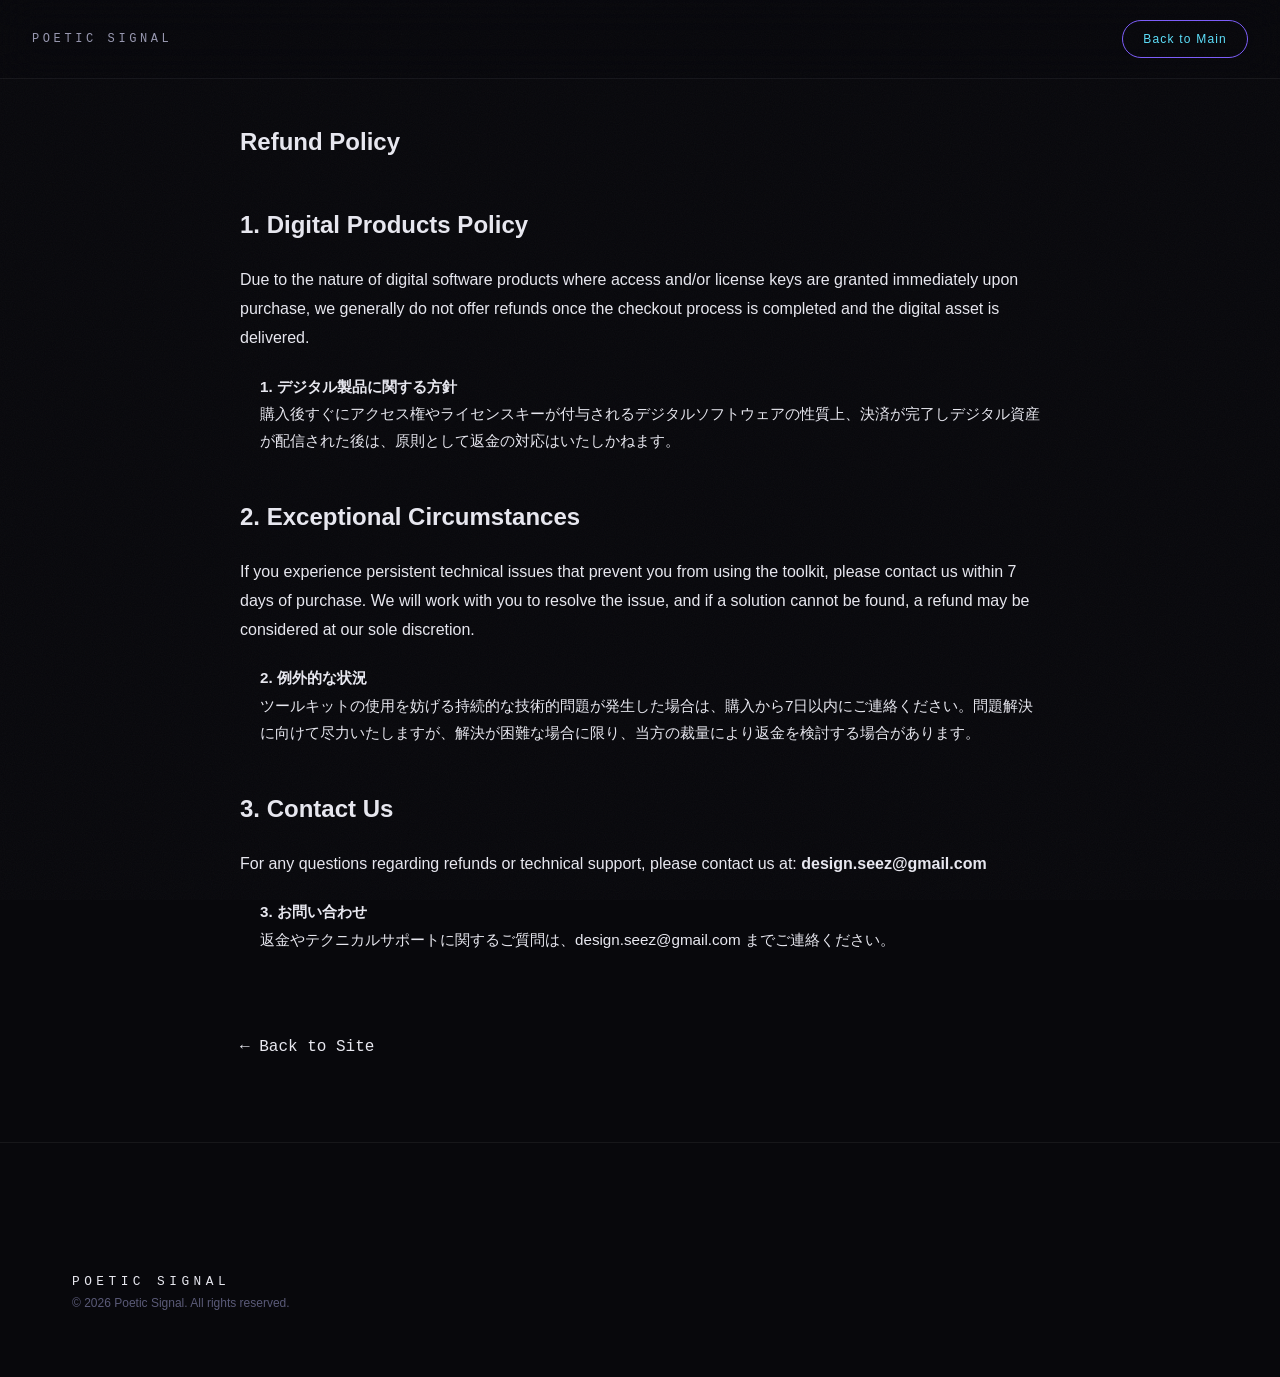
<file: refund.html>
<!DOCTYPE html>
<html lang="en">
<head>
    <meta charset="UTF-8">
    <meta name="viewport" content="width=device-width, initial-scale=1.0">
    <title>Refund Policy — Poetic Signal Toolkit</title>
    <link rel="stylesheet" href="style.css">
    <link rel="icon" type="image/png" href="icons/favicon.png">
    <style>
        .legal-page { padding: 120px 0 80px; }
        .legal-content { max-width: 800px; margin: 0 auto; color: var(--color-text-dim); line-height: 1.8; }
        .legal-content h1 { color: var(--color-white); margin-bottom: 40px; }
        .legal-content h2 { color: var(--color-white); margin-top: 40px; margin-bottom: 20px; font-size: 1.5rem; }
        .legal-content p { margin-bottom: 20px; }
        .legal-jp { display: block; border-left: 2px solid var(--color-primary-dim); padding-left: 20px; margin-top: 20px; color: var(--color-white-dim); font-size: 0.95rem; }
        .back-link { display: inline-block; margin-top: 60px; color: var(--color-primary); text-decoration: none; font-family: var(--font-mono); }
    </style>
</head>
<body>
    <div class="grain-overlay" aria-hidden="true"></div>

    <nav class="nav nav--scrolled" id="nav">
        <a href="index.html" class="nav__logo">POETIC SIGNAL</a>
        <div class="nav__links">
            <a href="index.html#pricing" class="nav__cta">Back to Main</a>
        </div>
    </nav>

    <main class="legal-page">
        <div class="container">
            <article class="legal-content">
                <h1>Refund Policy</h1>

                <section>
                    <h2>1. Digital Products Policy</h2>
                    <p>Due to the nature of digital software products where access and/or license keys are granted immediately upon purchase, we generally do not offer refunds once the checkout process is completed and the digital asset is delivered.</p>
                    <div class="legal-jp">
                        <p><strong>1. デジタル製品に関する方針</strong><br>購入後すぐにアクセス権やライセンスキーが付与されるデジタルソフトウェアの性質上、決済が完了しデジタル資産が配信された後は、原則として返金の対応はいたしかねます。</p>
                    </div>
                </section>

                <section>
                    <h2>2. Exceptional Circumstances</h2>
                    <p>If you experience persistent technical issues that prevent you from using the toolkit, please contact us within 7 days of purchase. We will work with you to resolve the issue, and if a solution cannot be found, a refund may be considered at our sole discretion.</p>
                    <div class="legal-jp">
                        <p><strong>2. 例外的な状況</strong><br>ツールキットの使用を妨げる持続的な技術的問題が発生した場合は、購入から7日以内にご連絡ください。問題解決に向けて尽力いたしますが、解決が困難な場合に限り、当方の裁量により返金を検討する場合があります。</p>
                    </div>
                </section>

                <section>
                    <h2>3. Contact Us</h2>
                    <p>For any questions regarding refunds or technical support, please contact us at: <strong>design.seez@gmail.com</strong></p>
                    <div class="legal-jp">
                        <p><strong>3. お問い合わせ</strong><br>返金やテクニカルサポートに関するご質問は、design.seez@gmail.com までご連絡ください。</p>
                    </div>
                </section>

                <a href="index.html" class="back-link">← Back to Site</a>
            </article>
        </div>
    </main>

    <footer class="footer">
        <div class="container">
            <div class="footer__inner">
                <p class="footer__brand">POETIC SIGNAL</p>
                <p class="footer__copy">&copy; 2026 Poetic Signal. All rights reserved.</p>
            </div>
        </div>
    </footer>

    <script src="script.js"></script>
</body>
</html>
</file>
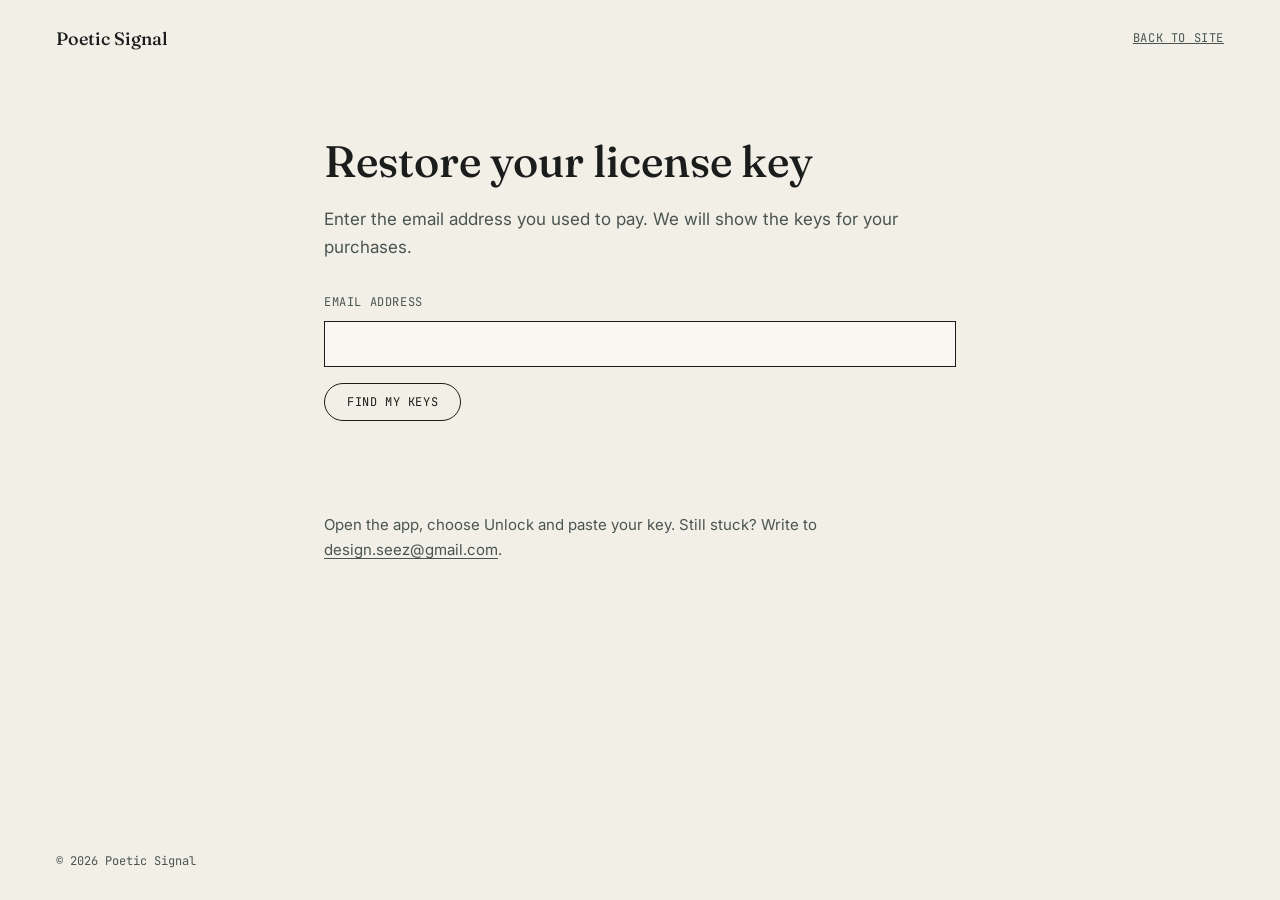
<file: restore.html>
<!DOCTYPE html>
<html lang="en">
<head>
<meta charset="UTF-8">
<meta name="viewport" content="width=device-width, initial-scale=1.0">
<meta name="robots" content="noindex">
<title>Restore your license key — Poetic Signal</title>
<link rel="icon" type="image/png" href="icons/favicon.png">
<link rel="preconnect" href="https://fonts.googleapis.com">
<link rel="preconnect" href="https://fonts.gstatic.com" crossorigin>
<link href="https://fonts.googleapis.com/css2?family=Fraunces:opsz,wght@9..144,400;9..144,500;9..144,600&family=Inter:wght@400;500;600&family=JetBrains+Mono:wght@300;400;500&display=swap" rel="stylesheet">
<style>
  :root{ --paper:#F2EFE6; --ink:#1A1D1B; --moss-deep:#4A5550; --suoh:#9E3D3F; --rule:rgba(26,29,27,0.14); }
  *{ margin:0; padding:0; box-sizing:border-box; }
  body{ background:var(--paper); color:var(--ink); font-family:'Inter', sans-serif; font-size:17px; line-height:1.65; min-height:100vh; display:flex; flex-direction:column; }
  a{ color:inherit; }
  .bar{ display:flex; justify-content:space-between; align-items:center; padding:24px 56px; }
  .mark{ font-family:'Fraunces', serif; font-size:18px; font-weight:500; text-decoration:none; }
  .back{ font-family:'JetBrains Mono', monospace; font-size:12px; letter-spacing:0.05em; text-transform:uppercase; color:var(--moss-deep); }
  main{ flex:1; width:100%; max-width:680px; margin:0 auto; padding:56px 24px 80px; }
  h1{ font-family:'Fraunces', serif; font-weight:500; font-size:clamp(2rem, 4vw, 2.75rem); line-height:1.25; margin-bottom:16px; }
  .lead{ color:var(--moss-deep); margin-bottom:32px; }
  label{ display:block; font-family:'JetBrains Mono', monospace; font-size:12px; letter-spacing:0.05em; text-transform:uppercase; color:var(--moss-deep); margin-bottom:8px; }
  input[type=email]{ width:100%; border:1px solid var(--ink); background:rgba(255,255,255,0.5); color:var(--ink); font-family:'Inter', sans-serif; font-size:17px; padding:12px 16px; }
  textarea{ width:100%; border:1px solid var(--ink); background:rgba(255,255,255,0.5); color:var(--ink); font-family:'JetBrains Mono', monospace; font-size:13px; line-height:1.5; padding:14px 16px; resize:none; word-break:break-all; }
  .actions{ margin-top:16px; display:flex; align-items:center; gap:16px; }
  button{ font-family:'JetBrains Mono', monospace; font-size:12px; letter-spacing:0.05em; text-transform:uppercase; border:1px solid var(--ink); background:transparent; color:var(--ink); padding:10px 22px; border-radius:20px; cursor:pointer; transition:background 0.3s, color 0.3s; }
  button:hover{ background:var(--ink); color:var(--paper); }
  button[disabled]{ opacity:0.6; cursor:default; }
  :focus-visible{ outline:2px solid var(--suoh); outline-offset:3px; }
  .status{ margin-top:20px; font-size:15px; color:var(--moss-deep); min-height:1.65em; }
  .status.error{ color:#7A2A2C; }
  #results{ margin-top:12px; }
  .result{ margin-top:32px; }
  .result h2{ font-family:'Fraunces', serif; font-weight:500; font-size:1.35rem; line-height:1.3; }
  .result .when{ font-family:'JetBrains Mono', monospace; font-size:12px; color:var(--moss-deep); margin-bottom:12px; }
  .help{ margin-top:48px; font-size:15px; color:var(--moss-deep); }
  .help a{ text-decoration:underline; text-underline-offset:3px; }
  footer{ padding:28px 56px; font-family:'JetBrains Mono', monospace; font-size:12px; color:var(--moss-deep); }
  @media (max-width:700px){ .bar, footer{ padding-left:22px; padding-right:22px; } }
</style>
</head>
<body>
<header class="bar">
  <a class="mark" href="index.html">Poetic Signal</a>
  <a class="back" href="index.html">Back to site</a>
</header>

<main id="main">
  <h1>Restore your license key</h1>
  <p class="lead">Enter the email address you used to pay. We will show the keys for your purchases.</p>

  <form id="form" novalidate>
    <label for="email">Email address</label>
    <input type="email" id="email" name="email" autocomplete="email" required>
    <div class="actions">
      <button type="submit" id="go">Find my keys</button>
    </div>
  </form>

  <p class="status" id="status" role="status"></p>
  <div id="results"></div>

  <p class="help">Open the app, choose Unlock and paste your key. Still stuck? Write to <a href="mailto:design.seez@gmail.com">design.seez@gmail.com</a>.</p>
</main>

<footer>&copy; 2026 Poetic Signal</footer>

<script>
(function () {
  var NAMES = { spectraline: 'SpectraLine', luma2midi: 'Luma2MIDI', bundle: 'Poetic Signal Bundle' };
  var $ = function (id) { return document.getElementById(id); };

  function say(text, isError) {
    var s = $('status');
    s.textContent = text;
    s.className = 'status' + (isError ? ' error' : '');
  }

  function copyFrom(field, label) {
    field.focus();
    field.select();
    var ok = function () { say('Copied the ' + label + ' key.'); };
    var fail = function () { say('Select the key and copy it by hand.', true); };
    if (navigator.clipboard && navigator.clipboard.writeText) {
      navigator.clipboard.writeText(field.value).then(ok, function () { document.execCommand('copy') ? ok() : fail(); });
    } else {
      document.execCommand('copy') ? ok() : fail();
    }
  }

  function render(keys) {
    var box = $('results');
    box.textContent = '';
    keys.forEach(function (k, i) {
      var name = NAMES[k.product] || k.product;
      var wrap = document.createElement('section');
      wrap.className = 'result';
      var h = document.createElement('h2');
      h.textContent = name;
      var when = document.createElement('p');
      when.className = 'when';
      when.textContent = k.date ? 'Purchased ' + k.date : '';
      var label = document.createElement('label');
      label.setAttribute('for', 'key' + i);
      label.textContent = name + ' license key';
      var field = document.createElement('textarea');
      field.id = 'key' + i;
      field.rows = 5;
      field.readOnly = true;
      field.spellcheck = false;
      field.value = k.key;
      var actions = document.createElement('div');
      actions.className = 'actions';
      var btn = document.createElement('button');
      btn.type = 'button';
      btn.textContent = 'Copy';
      btn.setAttribute('aria-label', 'Copy the ' + name + ' key');
      btn.addEventListener('click', function () { copyFrom(field, name); });
      actions.appendChild(btn);
      wrap.appendChild(h);
      if (k.date) wrap.appendChild(when);
      wrap.appendChild(label);
      wrap.appendChild(field);
      wrap.appendChild(actions);
      box.appendChild(wrap);
    });
  }

  $('form').addEventListener('submit', function (e) {
    e.preventDefault();
    var email = $('email').value.trim();
    $('results').textContent = '';
    if (!/^[^\s@]+@[^\s@]+\.[^\s@]+$/.test(email)) {
      say('Please enter a valid email address.', true);
      $('email').focus();
      return;
    }
    $('go').disabled = true;
    say('Looking for your purchases…');
    fetch('/api/restore', {
      method: 'POST',
      headers: { 'Content-Type': 'application/json', Accept: 'application/json' },
      body: JSON.stringify({ email: email })
    })
      .then(function (r) { return r.json().catch(function () { return {}; }).then(function (j) { return { status: r.status, body: j }; }); })
      .then(function (res) {
        if (res.status === 200 && Array.isArray(res.body.keys) && res.body.keys.length) {
          say(res.body.keys.length === 1 ? 'We found your key.' : 'We found ' + res.body.keys.length + ' keys.');
          render(res.body.keys);
        } else if (res.status === 503) {
          say('Purchases are not available yet. Please try again later.', true);
        } else {
          say(res.body.error || 'Something went wrong. Please try again in a minute.', true);
        }
      })
      .catch(function () { say('We could not reach the server. Check your connection and try again.', true); })
      .then(function () { $('go').disabled = false; });
  });
})();
</script>
</body>
</html>
</file>
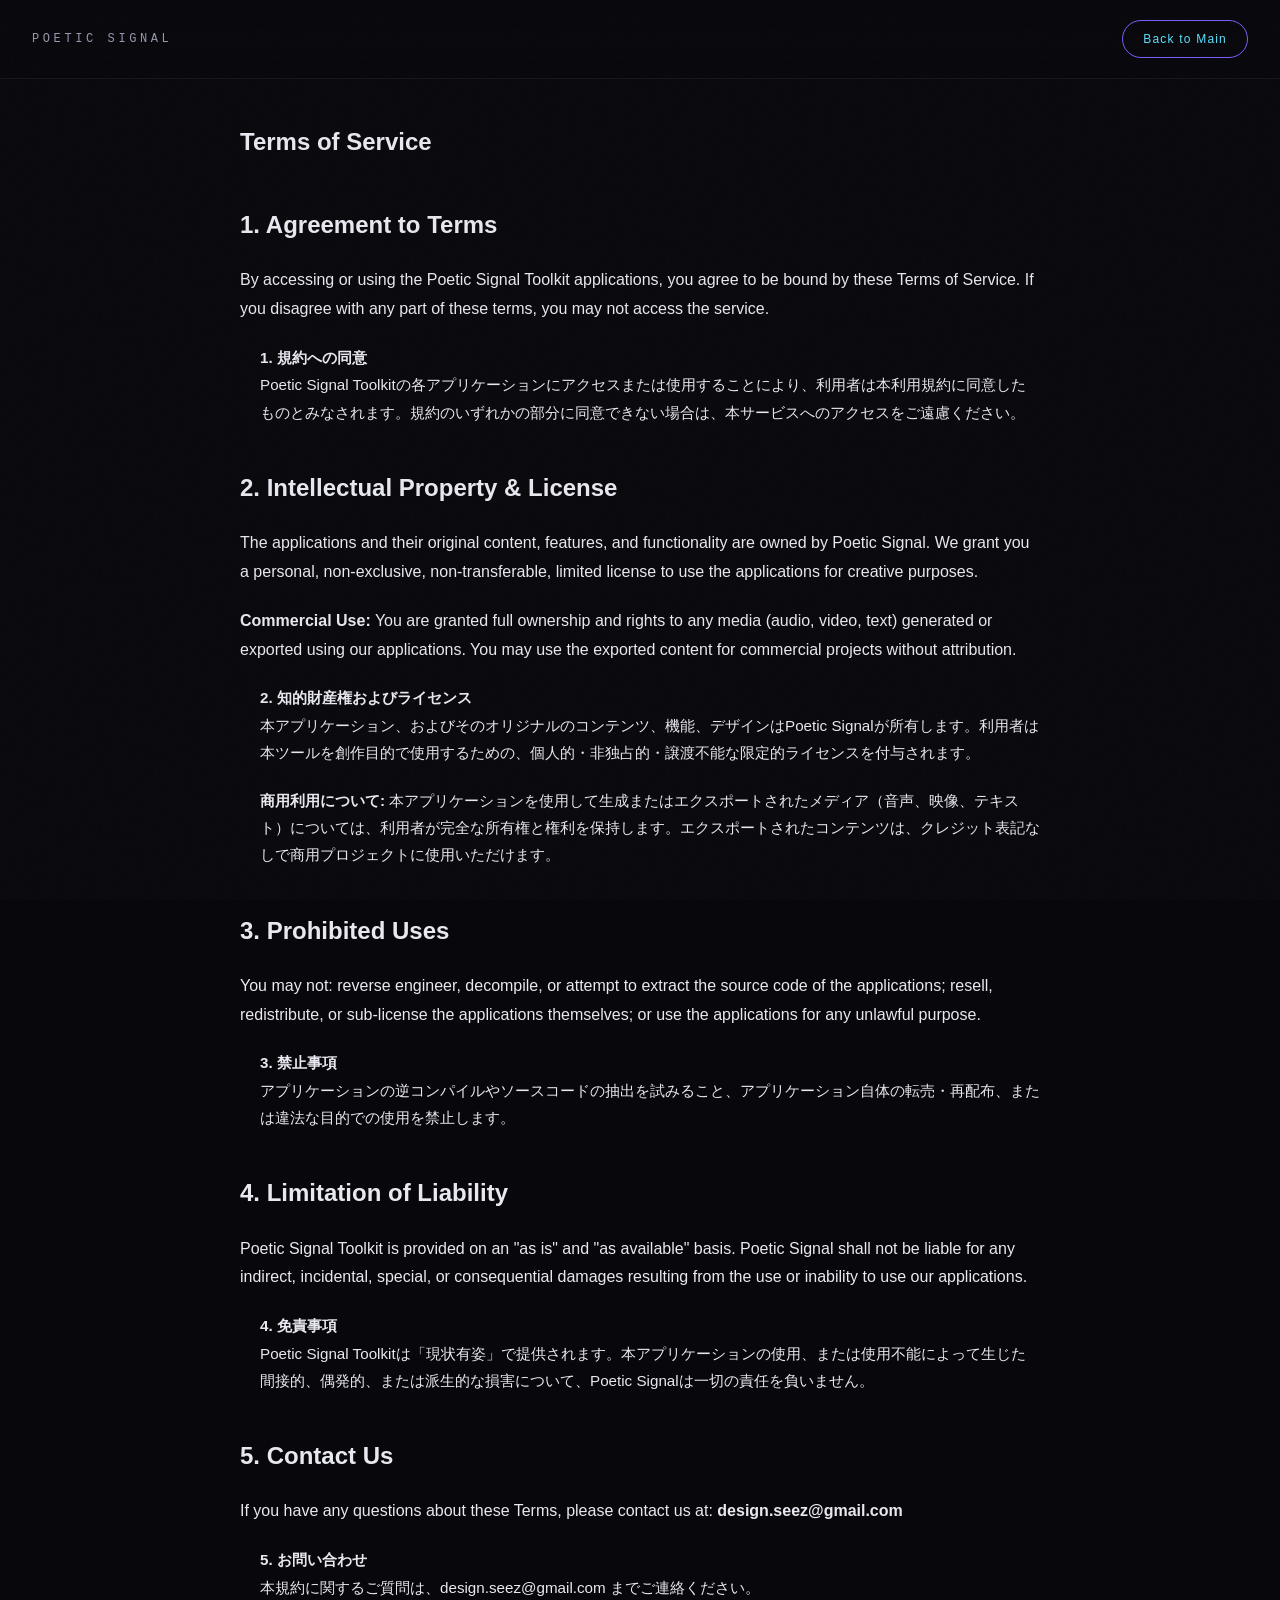
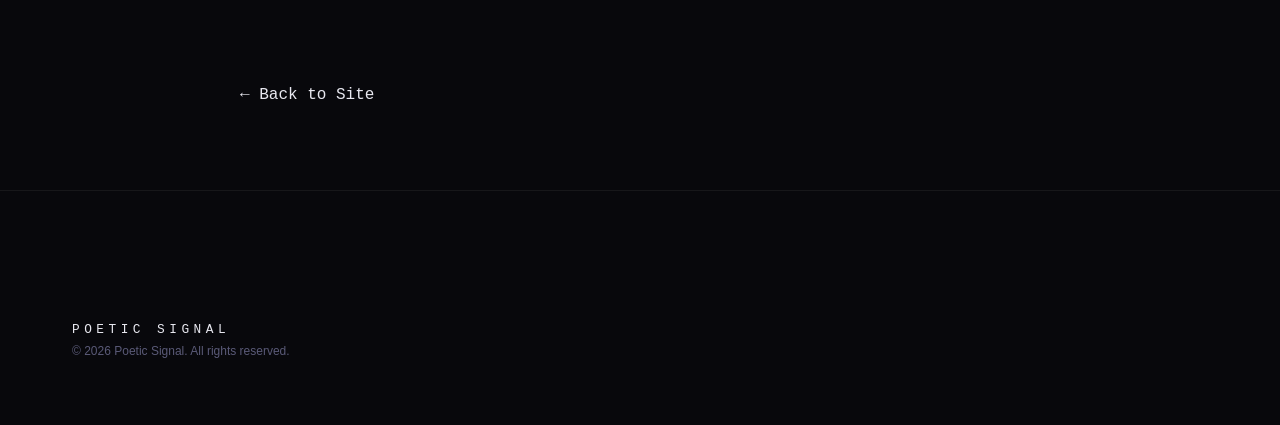
<file: terms.html>
<!DOCTYPE html>
<html lang="en">
<head>
    <meta charset="UTF-8">
    <meta name="viewport" content="width=device-width, initial-scale=1.0">
    <title>Terms of Service — Poetic Signal Toolkit</title>
    <link rel="stylesheet" href="style.css">
    <link rel="icon" type="image/png" href="icons/favicon.png">
    <style>
        .legal-page { padding: 120px 0 80px; }
        .legal-content { max-width: 800px; margin: 0 auto; color: var(--color-text-dim); line-height: 1.8; }
        .legal-content h1 { color: var(--color-white); margin-bottom: 40px; }
        .legal-content h2 { color: var(--color-white); margin-top: 40px; margin-bottom: 20px; font-size: 1.5rem; }
        .legal-content p { margin-bottom: 20px; }
        .lang-switch { margin-bottom: 40px; font-family: var(--font-mono); font-size: 0.8rem; }
        .lang-switch span { color: var(--color-primary); cursor: pointer; text-decoration: underline; }
        .legal-jp { display: block; border-left: 2px solid var(--color-primary-dim); padding-left: 20px; margin-top: 20px; color: var(--color-white-dim); font-size: 0.95rem; }
        .back-link { display: inline-block; margin-top: 60px; color: var(--color-primary); text-decoration: none; font-family: var(--font-mono); }
    </style>
</head>
<body>
    <div class="grain-overlay" aria-hidden="true"></div>

    <nav class="nav nav--scrolled" id="nav">
        <a href="index.html" class="nav__logo">POETIC SIGNAL</a>
        <div class="nav__links">
            <a href="index.html#pricing" class="nav__cta">Back to Main</a>
        </div>
    </nav>

    <main class="legal-page">
        <div class="container">
            <article class="legal-content">
                <h1>Terms of Service</h1>

                <section>
                    <h2>1. Agreement to Terms</h2>
                    <p>By accessing or using the Poetic Signal Toolkit applications, you agree to be bound by these Terms of Service. If you disagree with any part of these terms, you may not access the service.</p>
                    <div class="legal-jp">
                        <p><strong>1. 規約への同意</strong><br>Poetic Signal Toolkitの各アプリケーションにアクセスまたは使用することにより、利用者は本利用規約に同意したものとみなされます。規約のいずれかの部分に同意できない場合は、本サービスへのアクセスをご遠慮ください。</p>
                    </div>
                </section>

                <section>
                    <h2>2. Intellectual Property & License</h2>
                    <p>The applications and their original content, features, and functionality are owned by Poetic Signal. We grant you a personal, non-exclusive, non-transferable, limited license to use the applications for creative purposes.</p>
                    <p><strong>Commercial Use:</strong> You are granted full ownership and rights to any media (audio, video, text) generated or exported using our applications. You may use the exported content for commercial projects without attribution.</p>
                    <div class="legal-jp">
                        <p><strong>2. 知的財産権およびライセンス</strong><br>本アプリケーション、およびそのオリジナルのコンテンツ、機能、デザインはPoetic Signalが所有します。利用者は本ツールを創作目的で使用するための、個人的・非独占的・譲渡不能な限定的ライセンスを付与されます。</p>
                        <p><strong>商用利用について:</strong> 本アプリケーションを使用して生成またはエクスポートされたメディア（音声、映像、テキスト）については、利用者が完全な所有権と権利を保持します。エクスポートされたコンテンツは、クレジット表記なしで商用プロジェクトに使用いただけます。</p>
                    </div>
                </section>

                <section>
                    <h2>3. Prohibited Uses</h2>
                    <p>You may not: reverse engineer, decompile, or attempt to extract the source code of the applications; resell, redistribute, or sub-license the applications themselves; or use the applications for any unlawful purpose.</p>
                    <div class="legal-jp">
                        <p><strong>3. 禁止事項</strong><br>アプリケーションの逆コンパイルやソースコードの抽出を試みること、アプリケーション自体の転売・再配布、または違法な目的での使用を禁止します。</p>
                    </div>
                </section>

                <section>
                    <h2>4. Limitation of Liability</h2>
                    <p>Poetic Signal Toolkit is provided on an "as is" and "as available" basis. Poetic Signal shall not be liable for any indirect, incidental, special, or consequential damages resulting from the use or inability to use our applications.</p>
                    <div class="legal-jp">
                        <p><strong>4. 免責事項</strong><br>Poetic Signal Toolkitは「現状有姿」で提供されます。本アプリケーションの使用、または使用不能によって生じた間接的、偶発的、または派生的な損害について、Poetic Signalは一切の責任を負いません。</p>
                    </div>
                </section>

                <section>
                    <h2>5. Contact Us</h2>
                    <p>If you have any questions about these Terms, please contact us at: <strong>design.seez@gmail.com</strong></p>
                    <div class="legal-jp">
                        <p><strong>5. お問い合わせ</strong><br>本規約に関するご質問は、design.seez@gmail.com までご連絡ください。</p>
                    </div>
                </section>

                <a href="index.html" class="back-link">← Back to Site</a>
            </article>
        </div>
    </main>

    <footer class="footer">
        <div class="container">
            <div class="footer__inner">
                <p class="footer__brand">POETIC SIGNAL</p>
                <p class="footer__copy">&copy; 2026 Poetic Signal. All rights reserved.</p>
            </div>
        </div>
    </footer>

    <script src="script.js"></script>
</body>
</html>
</file>
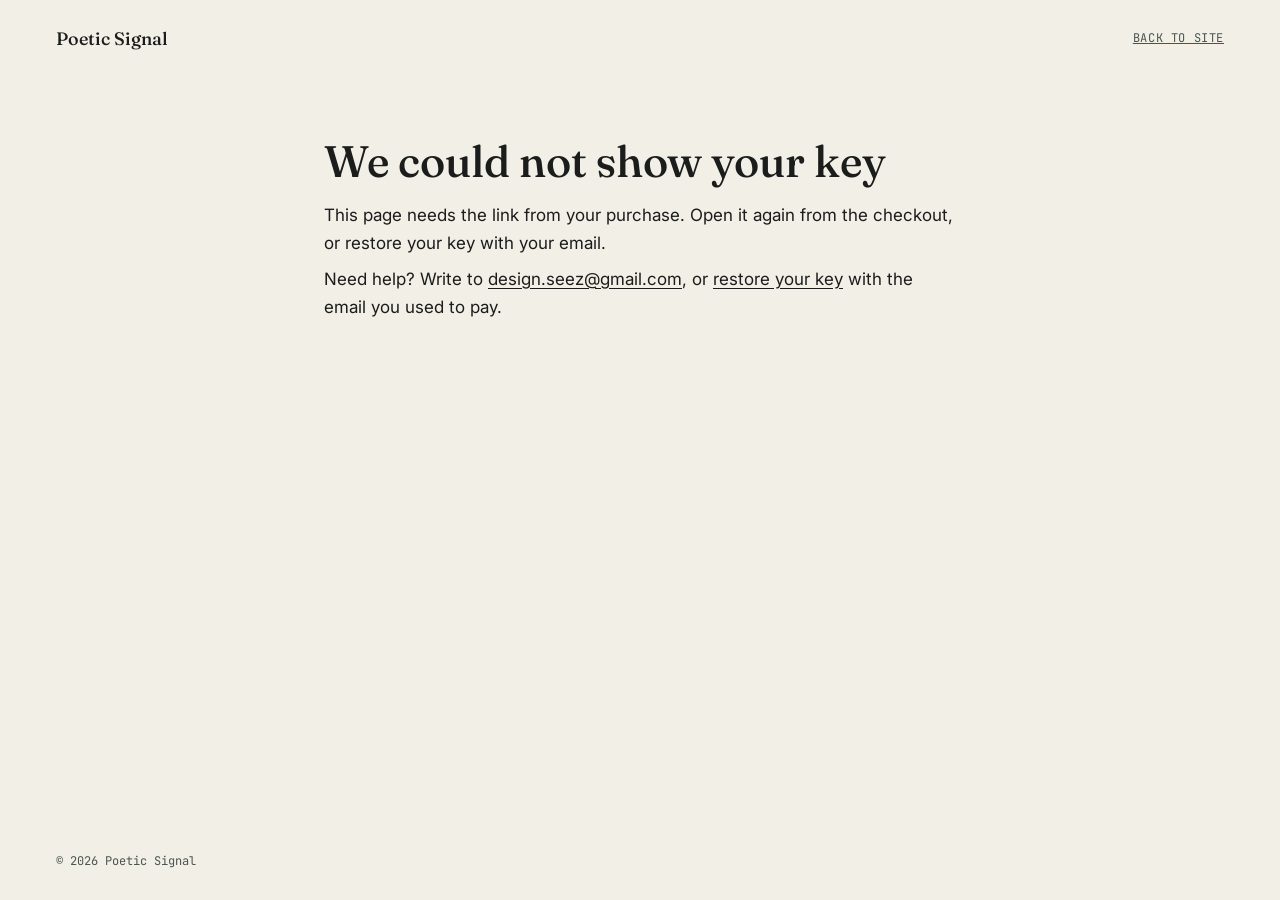
<file: thanks.html>
<!DOCTYPE html>
<html lang="en">
<head>
<meta charset="UTF-8">
<meta name="viewport" content="width=device-width, initial-scale=1.0">
<meta name="robots" content="noindex">
<title>Your license key — Poetic Signal</title>
<link rel="icon" type="image/png" href="icons/favicon.png">
<link rel="preconnect" href="https://fonts.googleapis.com">
<link rel="preconnect" href="https://fonts.gstatic.com" crossorigin>
<link href="https://fonts.googleapis.com/css2?family=Fraunces:opsz,wght@9..144,400;9..144,500;9..144,600&family=Inter:wght@400;500;600&family=JetBrains+Mono:wght@300;400;500&display=swap" rel="stylesheet">
<style>
  :root{ --paper:#F2EFE6; --ink:#1A1D1B; --moss-deep:#4A5550; --suoh:#9E3D3F; --rule:rgba(26,29,27,0.14); }
  *{ margin:0; padding:0; box-sizing:border-box; }
  body{ background:var(--paper); color:var(--ink); font-family:'Inter', sans-serif; font-size:17px; line-height:1.65; min-height:100vh; display:flex; flex-direction:column; }
  a{ color:inherit; }
  .bar{ display:flex; justify-content:space-between; align-items:center; padding:24px 56px; }
  .mark{ font-family:'Fraunces', serif; font-size:18px; font-weight:500; text-decoration:none; }
  .back{ font-family:'JetBrains Mono', monospace; font-size:12px; letter-spacing:0.05em; text-transform:uppercase; color:var(--moss-deep); }
  main{ flex:1; width:100%; max-width:680px; margin:0 auto; padding:56px 24px 80px; }
  h1{ font-family:'Fraunces', serif; font-weight:500; font-size:clamp(2rem, 4vw, 2.75rem); line-height:1.25; margin-bottom:12px; }
  .product{ font-family:'JetBrains Mono', monospace; font-size:13px; letter-spacing:0.05em; text-transform:uppercase; color:var(--moss-deep); margin-bottom:32px; }
  label{ display:block; font-family:'JetBrains Mono', monospace; font-size:12px; letter-spacing:0.05em; text-transform:uppercase; color:var(--moss-deep); margin-bottom:8px; }
  textarea{ width:100%; border:1px solid var(--ink); background:rgba(255,255,255,0.5); color:var(--ink); font-family:'JetBrains Mono', monospace; font-size:13px; line-height:1.5; padding:14px 16px; resize:none; word-break:break-all; }
  .actions{ margin-top:16px; display:flex; align-items:center; gap:16px; }
  button{ font-family:'JetBrains Mono', monospace; font-size:12px; letter-spacing:0.05em; text-transform:uppercase; border:1px solid var(--ink); background:transparent; color:var(--ink); padding:10px 22px; border-radius:20px; cursor:pointer; transition:background 0.3s, color 0.3s; }
  button:hover{ background:var(--ink); color:var(--paper); }
  :focus-visible{ outline:2px solid var(--suoh); outline-offset:3px; }
  .status{ font-size:15px; color:var(--moss-deep); }
  .note{ margin-top:36px; padding-left:20px; border-left:2px solid var(--suoh); }
  .note a{ text-decoration:underline; text-underline-offset:3px; }
  .message{ margin-top:8px; }
  .message a{ text-decoration:underline; text-underline-offset:3px; }
  [hidden]{ display:none !important; }
  footer{ padding:28px 56px; font-family:'JetBrains Mono', monospace; font-size:12px; color:var(--moss-deep); }
  @media (max-width:700px){ .bar, footer{ padding-left:22px; padding-right:22px; } }
</style>
</head>
<body>
<header class="bar">
  <a class="mark" href="index.html">Poetic Signal</a>
  <a class="back" href="index.html">Back to site</a>
</header>

<main id="main">
  <h1 id="title">Getting your key…</h1>
  <p class="product" id="product" hidden></p>
  <div id="loading" role="status">One moment, we are confirming your purchase.</div>

  <section id="success" hidden>
    <label for="key">License key</label>
    <textarea id="key" rows="5" readonly spellcheck="false"></textarea>
    <div class="actions">
      <button type="button" id="copy">Copy</button>
      <span class="status" id="copied" role="status"></span>
    </div>
    <p class="note">Save this key. Open the app, choose Unlock and paste it. Lost it? Restore it on the <a href="restore.html">restore page</a> with the email you used to pay.</p>
  </section>

  <section id="problem" hidden>
    <p class="message" id="problem-text"></p>
    <p class="message">Need help? Write to <a href="mailto:design.seez@gmail.com">design.seez@gmail.com</a>, or <a href="restore.html">restore your key</a> with the email you used to pay.</p>
  </section>
</main>

<footer>&copy; 2026 Poetic Signal</footer>

<script>
(function () {
  var NAMES = { spectraline: 'SpectraLine', luma2midi: 'Luma2MIDI', bundle: 'Poetic Signal Bundle' };
  var $ = function (id) { return document.getElementById(id); };

  function problem(text) {
    $('title').textContent = 'We could not show your key';
    $('loading').hidden = true;
    $('problem-text').textContent = text;
    $('problem').hidden = false;
  }

  var id = new URLSearchParams(location.search).get('session_id');
  if (!id) {
    problem('This page needs the link from your purchase. Open it again from the checkout, or restore your key with your email.');
  } else {
    fetch('/api/license?session_id=' + encodeURIComponent(id), { headers: { Accept: 'application/json' } })
      .then(function (r) { return r.json().catch(function () { return {}; }).then(function (j) { return { status: r.status, body: j }; }); })
      .then(function (res) {
        if (res.status === 200 && res.body.key) {
          $('title').textContent = 'Thank you';
          $('product').textContent = NAMES[res.body.product] || res.body.product;
          $('product').hidden = false;
          $('key').value = res.body.key;
          $('loading').hidden = true;
          $('success').hidden = false;
        } else if (res.status === 503) {
          problem('Purchases are not available yet. Please try again later.');
        } else if (res.status === 404) {
          problem("We couldn't find a completed purchase for this link. If you just paid, wait a minute and reload this page.");
        } else {
          problem('Something went wrong while confirming your purchase. Please reload this page in a minute.');
        }
      })
      .catch(function () { problem('We could not reach the server. Check your connection and reload this page.'); });
  }

  $('copy').addEventListener('click', function () {
    var field = $('key');
    var done = function (ok) { $('copied').textContent = ok ? 'Copied.' : 'Select the key and copy it by hand.'; };
    field.focus();
    field.select();
    if (navigator.clipboard && navigator.clipboard.writeText) {
      navigator.clipboard.writeText(field.value).then(function () { done(true); }, function () { done(document.execCommand('copy')); });
    } else {
      done(document.execCommand('copy'));
    }
  });
})();
</script>
</body>
</html>
</file>
<file: _archive/style.css>
/* ═══════════════════════════════════════
   POETIC SIGNAL — STYLE SYSTEM
   ═══════════════════════════════════════ */

/* ── RESET & BASE ── */
*, *::before, *::after {
  margin: 0;
  padding: 0;
  box-sizing: border-box;
}

:root {
  /* Colors */
  --bg-primary: #08080c;
  --bg-secondary: #0e0e14;
  --bg-card: #12121a;
  --bg-card-hover: #18182a;

  --text-primary: #e8e8f0;
  --text-secondary: #9898b0;
  --text-muted: #5a5a78;
  --text-jp: #b0b0c8;

  --accent-1: #7c5cfc;
  --accent-2: #5ce0fc;
  --accent-gradient: linear-gradient(135deg, var(--accent-1), var(--accent-2));
  --accent-glow: rgba(124, 92, 252, 0.15);

  --border-subtle: rgba(255, 255, 255, 0.06);
  --border-card: rgba(255, 255, 255, 0.08);

  /* Typography */
  --font-display: 'JetBrains Mono', 'FOT-Seurat Pro', 'Seurat Pro', 'Seurat', 'スーラ Pro', 'Hiragino Maru Gothic ProN', monospace;
  --font-body: 'Inter', 'FOT-Seurat Pro', 'Seurat Pro', 'Seurat', 'スーラ Pro', 'Hiragino Maru Gothic ProN', -apple-system, sans-serif;
  --font-mono: 'JetBrains Mono', 'FOT-Seurat Pro', 'Seurat Pro', 'Seurat', 'スーラ Pro', 'Hiragino Maru Gothic ProN', monospace;

  /* Spacing */
  --section-gap: 10rem;
  --container-width: 1200px;
}

/* ── FAQ SECTION ── */
.faq {
  padding: var(--section-gap) 0;
  background: linear-gradient(to bottom, transparent, rgba(124, 92, 252, 0.03));
}

.faq__grid {
  display: grid;
  grid-template-columns: repeat(auto-fit, minmax(400px, 1fr));
  gap: 2rem;
  margin-top: 5rem;
}

.faq__item {
  background: var(--bg-card);
  border: 1px solid var(--border-card);
  padding: 2.5rem;
  border-radius: 16px;
  transition: all 0.4s ease;
}

.faq__item:hover {
  border-color: rgba(124, 92, 252, 0.2);
  background: var(--bg-card-hover);
}

.faq__question {
  color: var(--text-primary);
  font-family: var(--font-body);
  font-weight: 500;
  font-size: 1.1rem;
  margin-bottom: 1rem;
  display: flex;
  align-items: flex-start;
  gap: 1rem;
}

.faq__question::before {
  content: "Q";
  color: var(--accent-1);
  font-family: var(--font-mono);
  font-weight: 600;
}

.faq__answer {
  color: var(--text-secondary);
  font-size: 0.95rem;
  line-height: 1.8;
  padding-left: 1.8rem;
}

.faq__answer-jp {
  display: block;
  margin-top: 0.75rem;
  font-size: 0.85rem;
  color: var(--text-muted);
}

html {
  scroll-behavior: smooth;
  scrollbar-width: thin;
  scrollbar-color: var(--accent-1) var(--bg-primary);
}

body {
  font-family: var(--font-body);
  background: var(--bg-primary);
  color: var(--text-primary);
  line-height: 1.7;
  overflow-x: hidden;
  -webkit-font-smoothing: antialiased;
  -moz-osx-font-smoothing: grayscale;
}

::selection {
  background: var(--accent-1);
  color: #fff;
}

.container {
  max-width: var(--container-width);
  margin: 0 auto;
  padding: 0 2rem;
}

a {
  color: var(--text-primary);
  text-decoration: none;
  transition: color 0.3s ease;
}

a:hover {
  color: var(--accent-2);
}

/* ── GRAIN OVERLAY ── */
.grain-overlay {
  position: fixed;
  top: 0;
  left: 0;
  width: 100%;
  height: 100%;
  pointer-events: none;
  z-index: 9999;
  opacity: 0.035;
  background-image: url("data:image/svg+xml,%3Csvg viewBox='0 0 256 256' xmlns='http://www.w3.org/2000/svg'%3E%3Cfilter id='noise'%3E%3CfeTurbulence type='fractalNoise' baseFrequency='0.9' numOctaves='4' stitchTiles='stitch'/%3E%3C/filter%3E%3Crect width='100%25' height='100%25' filter='url(%23noise)'/%3E%3C/svg%3E");
  background-repeat: repeat;
  background-size: 256px;
}

/* ── NAVIGATION ── */
.nav {
  position: fixed;
  top: 0;
  left: 0;
  right: 0;
  z-index: 1000;
  padding: 1.25rem 2rem;
  display: flex;
  justify-content: space-between;
  align-items: center;
  backdrop-filter: blur(20px);
  -webkit-backdrop-filter: blur(20px);
  background: rgba(8, 8, 12, 0.6);
  border-bottom: 1px solid var(--border-subtle);
  transition: all 0.4s ease;
}

.nav--scrolled {
  padding: 0.8rem 2rem;
  background: rgba(8, 8, 12, 0.85);
}

.nav__logo {
  font-family: var(--font-mono);
  font-size: 0.75rem;
  letter-spacing: 0.3em;
  color: var(--text-secondary);
  font-weight: 400;
  text-decoration: none;
  transition: opacity 0.3s;
}

.nav__logo:hover {
  opacity: 0.8;
  color: var(--text-primary);
}

.nav__links {
  display: flex;
  gap: 2rem;
  align-items: center;
}

.nav__links a {
  font-size: 0.8rem;
  letter-spacing: 0.08em;
  color: var(--text-secondary);
  font-weight: 400;
  transition: color 0.3s ease;
}

.nav__links a:hover {
  color: var(--text-primary);
}

.nav__cta {
  padding: 0.5rem 1.25rem !important;
  border: 1px solid var(--accent-1);
  border-radius: 100px;
  color: var(--accent-2) !important;
  font-size: 0.75rem !important;
  letter-spacing: 0.1em !important;
  transition: all 0.3s ease !important;
}

.nav__cta:hover {
  background: var(--accent-1);
  color: #fff !important;
  border-color: var(--accent-1);
}

/* ── SECTION COMMON ── */
.section-header {
  text-align: center;
  margin-bottom: 5rem;
}

.section-title {
  font-family: var(--font-display);
  font-size: clamp(2rem, 4vw, 3.5rem);
  font-weight: 400;
  letter-spacing: -0.02em;
  margin-bottom: 0.75rem;
  background: var(--accent-gradient);
  -webkit-background-clip: text;
  -webkit-text-fill-color: transparent;
  background-clip: text;
}

.section-subtitle {
  font-size: 1rem;
  color: var(--text-jp);
  font-weight: 300;
  letter-spacing: 0.05em;
}

/* ── HERO ── */
.hero {
  position: relative;
  min-height: 100vh;
  display: flex;
  flex-direction: column;
  justify-content: center;
  align-items: center;
  overflow: hidden;
}

.hero__bg {
  position: absolute;
  inset: 0;
  z-index: 0;
}

.hero__bg canvas {
  width: 100%;
  height: 100%;
}

.hero__bg::after {
  content: '';
  position: absolute;
  bottom: 0;
  left: 0;
  right: 0;
  height: 30%;
  background: linear-gradient(to top, var(--bg-primary), transparent);
  z-index: 1;
}

.hero__content {
  position: relative;
  z-index: 2;
  text-align: center;
  padding: 2rem;
  display: flex;
  flex-direction: column;
  align-items: center;
}

.hero__logo-wrapper {
  margin-bottom: 2rem;
  position: relative;
  display: inline-flex;
  justify-content: center;
  align-items: center;
}

.hero__logo-wrapper::before {
  content: '';
  position: absolute;
  width: 22%;
  height: 22%;
  background: radial-gradient(circle, #ffffff 0%, #74c2ff 60%, transparent 100%);
  border-radius: 50%;
  filter: blur(3px) drop-shadow(0 0 20px rgba(255, 255, 255, 0.8));
  z-index: 1;
  pointer-events: none;
  mix-blend-mode: screen;
  animation: pulseSourceLight 4s ease-in-out infinite alternate;
}

@keyframes pulseSourceLight {
  0% { transform: scale(0.85); opacity: 0.6; }
  100% { transform: scale(1.4); opacity: 1; }
}

.hero__symbol {
  width: clamp(100px, 15vw, 160px);
  height: clamp(100px, 15vw, 160px);
  object-fit: contain;
  filter: drop-shadow(0 0 50px rgba(36, 139, 251, 0.6));
  animation: rotateLogo 40s linear infinite;
}

@keyframes rotateLogo {
  from { transform: rotate(0deg); }
  to { transform: rotate(360deg); }
}

.hero__title {
  margin-bottom: 2rem;
}

.hero__title-main {
  font-family: var(--font-mono);
  text-transform: uppercase;
  font-size: clamp(3rem, 8vw, 7rem);
  font-weight: 400;
  letter-spacing: 0.05em;
  line-height: 1;
  background: linear-gradient(to right, #7b95ff 0%, #74c2ff 100%);
  -webkit-background-clip: text;
  -webkit-text-fill-color: transparent;
  background-clip: text;
}

.hero__subtitle {
  font-size: clamp(1rem, 2vw, 1.4rem);
  font-weight: 300;
  color: var(--text-secondary);
  letter-spacing: 0.08em;
  line-height: 1.8;
}

.hero__subtitle-jp {
  margin-top: 1rem;
  font-size: clamp(0.85rem, 1.5vw, 1rem);
  color: var(--text-muted);
  font-weight: 300;
  letter-spacing: 0.1em;
}

/* Scroll indicator */
.hero__scroll-indicator {
  position: absolute;
  bottom: 3rem;
  left: 50%;
  transform: translateX(-50%);
  display: flex;
  flex-direction: column;
  align-items: center;
  gap: 4px;
  z-index: 2;
}

.hero__scroll-indicator span {
  width: 3px;
  height: 10px;
  background: #74c2ff;
  border-radius: 3px;
  box-shadow: 0 0 10px rgba(116, 194, 255, 0.4);
  animation: scrollPulse 1.8s ease-in-out infinite;
}

.hero__scroll-indicator span:nth-child(2) {
  animation-delay: 0.2s;
}

.hero__scroll-indicator span:nth-child(3) {
  animation-delay: 0.4s;
}

@keyframes scrollPulse {
  0%, 100% { opacity: 0.2; transform: scaleY(1); }
  50% { opacity: 1; transform: scaleY(1.8); }
}

/* ── MANIFESTO ── */
.manifesto {
  padding: var(--section-gap) 0;
  position: relative;
}

.manifesto::before {
  content: '';
  position: absolute;
  top: 0;
  left: 50%;
  transform: translateX(-50%);
  width: 600px;
  height: 600px;
  background: radial-gradient(circle, var(--accent-glow), transparent 70%);
  pointer-events: none;
}

.manifesto__label {
  font-family: var(--font-mono);
  font-size: 0.75rem;
  letter-spacing: 0.15em;
  color: var(--accent-2);
  text-transform: uppercase;
  margin-bottom: 3rem;
  text-align: center;
}

.manifesto__body {
  max-width: 700px;
  margin: 0 auto;
  text-align: center;
}

.manifesto__body--jp {
  margin-top: 2rem;
}

.manifesto__text {
  font-family: var(--font-display);
  font-size: clamp(1.1rem, 2vw, 1.5rem);
  font-weight: 300;
  line-height: 2;
  color: var(--text-primary);
  margin-bottom: 2rem;
  letter-spacing: 0.02em;
}

.manifesto__text--emphasis {
  font-style: italic;
  color: var(--accent-2);
  font-size: clamp(1rem, 1.8vw, 1.3rem);
}

.manifesto__text-jp {
  font-size: clamp(0.9rem, 1.5vw, 1.1rem);
  color: var(--text-jp);
  line-height: 2.2;
  margin-bottom: 1.5rem;
  font-weight: 300;
  letter-spacing: 0.05em;
}

.manifesto__divider {
  width: 60px;
  height: 1px;
  background: var(--accent-gradient);
  margin: 3rem auto;
  opacity: 0.6;
}

.manifesto__quote {
  max-width: 700px;
  margin: 4rem auto 0;
  text-align: center;
  padding: 2.5rem;
  border: 1px solid var(--border-card);
  border-radius: 16px;
  background: rgba(124, 92, 252, 0.03);
  backdrop-filter: blur(8px);
}

.manifesto__quote p {
  font-family: var(--font-display);
  font-size: clamp(1.1rem, 2vw, 1.5rem);
  font-weight: 300;
  line-height: 1.8;
  letter-spacing: 0.02em;
}

.manifesto__quote-jp {
  margin-top: 1rem;
  font-family: var(--font-body) !important;
  font-size: clamp(0.85rem, 1.5vw, 1rem) !important;
  color: var(--text-jp) !important;
  font-weight: 300 !important;
  letter-spacing: 0.08em !important;
}

/* ── PROCESS ── */
.process {
  padding: var(--section-gap) 0;
  background: var(--bg-secondary);
  position: relative;
}

.process::before {
  content: '';
  position: absolute;
  top: 0;
  left: 0;
  right: 0;
  height: 1px;
  background: var(--accent-gradient);
  opacity: 0.2;
}

.process__timeline {
  max-width: 800px;
  margin: 0 auto;
  position: relative;
}

.process__line {
  position: absolute;
  left: 28px;
  top: 0;
  bottom: 0;
  width: 1px;
  background: linear-gradient(to bottom, var(--accent-1) 0%, var(--accent-2) 50%, transparent 100%);
  opacity: 0.2;
}

.process__step {
  display: flex;
  gap: 2.5rem;
  padding: 2.5rem 0;
  position: relative;
}

.process__step + .process__step {
  border-top: 1px solid var(--border-subtle);
}

.process__step-number {
  font-family: var(--font-mono);
  font-size: 1.5rem;
  font-weight: 300;
  color: var(--accent-1);
  opacity: 0.6;
  min-width: 56px;
  padding-top: 0.2rem;
  position: relative;
  z-index: 1;
}

.process__step-content {
  flex: 1;
}

.process__step-tags {
  display: flex;
  flex-wrap: wrap;
  gap: 0.5rem;
  margin-bottom: 0.75rem;
}

.tag {
  font-family: var(--font-mono);
  font-size: 0.65rem;
  letter-spacing: 0.08em;
  padding: 0.25rem 0.75rem;
  border-radius: 100px;
  border: 1px solid rgba(124, 92, 252, 0.3);
  color: var(--accent-2);
  background: rgba(124, 92, 252, 0.06);
}

.tag--secondary {
  border-color: rgba(255, 255, 255, 0.12);
  color: var(--text-secondary);
  background: rgba(255, 255, 255, 0.03);
}

.process__step-title {
  font-family: var(--font-display);
  font-size: 1.4rem;
  font-weight: 400;
  margin-bottom: 1rem;
  color: var(--text-primary);
}

.process__step-text {
  font-size: 0.95rem;
  color: var(--text-secondary);
  line-height: 1.8;
  max-width: 600px;
}

.process__step-text-jp {
  margin-top: 0.75rem;
  font-size: 0.85rem;
  color: var(--text-muted);
  line-height: 1.9;
  max-width: 600px;
  letter-spacing: 0.03em;
}

/* ── TOOLKIT ── */
.toolkit {
  padding: var(--section-gap) 0;
  position: relative;
}

.toolkit__grid {
  display: grid;
  grid-template-columns: repeat(auto-fill, minmax(340px, 1fr));
  gap: 1.5rem;
}

.app-card-link {
  display: block;
  text-decoration: none !important;
  color: inherit !important;
  height: 100%;
}

.app-card {
  position: relative;
  background: var(--bg-card);
  border: 1px solid var(--border-card);
  border-radius: 20px;
  padding: 2rem;
  transition: all 0.5s cubic-bezier(0.16, 1, 0.3, 1);
  overflow: hidden;
}

.app-card__glow {
  position: absolute;
  top: -50%;
  left: -50%;
  width: 200%;
  height: 200%;
  background: radial-gradient(circle at 50% 50%, var(--accent-glow), transparent 60%);
  opacity: 0;
  transition: opacity 0.5s ease;
  pointer-events: none;
}

.app-card:hover {
  border-color: rgba(124, 92, 252, 0.25);
  background: var(--bg-card-hover);
  transform: translateY(-4px);
}

.app-card:hover .app-card__glow {
  opacity: 1;
}

.app-card__header {
  display: flex;
  justify-content: space-between;
  align-items: flex-start;
  margin-bottom: 1.5rem;
}

.app-card__icon {
  width: 48px;
  height: 48px;
  color: var(--accent-2);
}

.app-card__icon svg {
  width: 100%;
  height: 100%;
}

.app-card__step-badge {
  font-family: var(--font-mono);
  font-size: 0.6rem;
  letter-spacing: 0.1em;
  padding: 0.2rem 0.6rem;
  border-radius: 100px;
  border: 1px solid var(--border-card);
  color: var(--text-muted);
}

.app-card__name {
  font-family: var(--font-display);
  font-size: 1.5rem;
  font-weight: 400;
  margin-bottom: 0.4rem;
  background: var(--accent-gradient);
  -webkit-background-clip: text;
  -webkit-text-fill-color: transparent;
  background-clip: text;
}

.app-card__actions {
  margin-top: auto;
  padding-top: 1.5rem;
  display: flex;
  gap: 1rem;
  align-items: center;
  flex-wrap: wrap;
}

.app-card__btn {
  font-family: var(--font-mono);
  font-size: 0.72rem;
  font-weight: 500;
  letter-spacing: 0.05em;
  color: var(--accent-2);
  text-decoration: none;
  opacity: 0.7;
  transition: all 0.3s ease;
  display: flex;
  align-items: center;
  white-space: nowrap;
}

.app-card__btn:hover {
  opacity: 1;
  color: var(--accent-2);
}

.app-card__btn--buy {
  color: #fff;
  padding: 0.4rem 0.9rem;
  border: 1px solid rgba(124, 92, 252, 0.4);
  border-radius: 4px;
  background: rgba(124, 92, 252, 0.1);
  font-size: 0.68rem;
  text-transform: uppercase;
  letter-spacing: 0.1em;
}

.app-card__btn--buy:hover {
  background: rgba(124, 92, 252, 0.2);
  border-color: var(--accent-1);
  box-shadow: 0 0 15px rgba(124, 92, 252, 0.2);
}

.app-card__tagline {
  font-family: var(--font-mono);
  font-size: 0.65rem;
  letter-spacing: 0.06em;
  color: var(--text-muted);
  margin-bottom: 1.25rem;
  line-height: 1.5;
}

.app-card__desc {
  font-size: 0.9rem;
  color: var(--text-secondary);
  line-height: 1.7;
  margin-bottom: 0.75rem;
}

.app-card__desc-jp {
  font-size: 0.8rem;
  color: var(--text-muted);
  line-height: 1.8;
  margin-bottom: 1.25rem;
  letter-spacing: 0.03em;
}

.app-card__features {
  display: flex;
  flex-wrap: wrap;
  gap: 0.4rem;
  margin-top: auto;
}

.app-card__features span {
  font-family: var(--font-mono);
  font-size: 0.6rem;
  letter-spacing: 0.05em;
  padding: 0.2rem 0.6rem;
  border-radius: 100px;
  background: rgba(92, 224, 252, 0.06);
  border: 1px solid rgba(92, 224, 252, 0.12);
  color: var(--accent-2);
}

/* ── PRICING ── */
.pricing {
  padding: var(--section-gap) 0;
  background: var(--bg-secondary);
  position: relative;
}

.pricing::before {
  content: '';
  position: absolute;
  top: 0;
  left: 0;
  right: 0;
  height: 1px;
  background: var(--accent-gradient);
  opacity: 0.2;
}

.pricing__lead {
  text-align: center;
  font-size: 1rem;
  color: var(--text-secondary);
  line-height: 1.8;
  margin-bottom: 0.5rem;
}

.pricing__lead--jp {
  font-size: 0.85rem;
  color: var(--text-muted);
  margin-bottom: 4rem;
  letter-spacing: 0.04em;
}

.pricing__cards {
  display: grid;
  grid-template-columns: 1fr 1fr;
  gap: 2rem;
  max-width: 800px;
  margin: 0 auto;
}

.pricing__card {
  background: var(--bg-card);
  border: 1px solid var(--border-card);
  border-radius: 20px;
  padding: 2.5rem;
  display: flex;
  flex-direction: column;
  transition: all 0.4s ease;
}

.pricing__card:hover {
  border-color: rgba(255, 255, 255, 0.12);
  transform: translateY(-4px);
}

.pricing__card--featured {
  border-color: rgba(124, 92, 252, 0.3);
  background: linear-gradient(180deg, rgba(124, 92, 252, 0.08) 0%, var(--bg-card) 100%);
  position: relative;
}

.pricing__card--featured:hover {
  border-color: rgba(124, 92, 252, 0.5);
}

.pricing__card-badge {
  position: absolute;
  top: -12px;
  left: 50%;
  transform: translateX(-50%);
  font-family: var(--font-mono);
  font-size: 0.65rem;
  letter-spacing: 0.1em;
  padding: 0.3rem 1rem;
  border-radius: 100px;
  background: var(--accent-gradient);
  color: #fff;
  font-weight: 500;
}

.pricing__card-label {
  font-family: var(--font-mono);
  font-size: 0.7rem;
  letter-spacing: 0.12em;
  color: var(--text-muted);
  text-transform: uppercase;
  margin-bottom: 1rem;
}

.pricing__card-price {
  display: flex;
  align-items: baseline;
  gap: 0.25rem;
  margin-bottom: 1.25rem;
}

.pricing__card-currency {
  font-size: 1.2rem;
  color: var(--text-muted);
  font-weight: 300;
}

.pricing__card-amount {
  font-family: var(--font-display);
  font-size: 2.5rem;
  font-weight: 400;
  letter-spacing: -0.02em;
}

.pricing__card--featured .pricing__card-amount {
  background: var(--accent-gradient);
  -webkit-background-clip: text;
  -webkit-text-fill-color: transparent;
  background-clip: text;
}

.pricing__card-period {
  font-size: 0.85rem;
  color: var(--text-muted);
  font-weight: 300;
}

.pricing__card-original {
  font-size: 0.85rem;
  color: var(--text-muted);
  margin-bottom: 1rem;
  letter-spacing: 0.03em;
}

.pricing__card-original s {
  color: var(--text-muted);
  opacity: 0.6;
  margin-right: 0.4rem;
}

.pricing__card-desc {
  font-size: 0.9rem;
  color: var(--text-secondary);
  line-height: 1.7;
  margin-bottom: 0.5rem;
}

.pricing__card-desc-jp {
  font-size: 0.8rem;
  color: var(--text-muted);
  line-height: 1.7;
  margin-bottom: 1rem;
  letter-spacing: 0.03em;
}

.pricing__card-list {
  list-style: none;
  margin: 1.5rem 0;
  flex: 1;
}

.pricing__card-list li {
  font-size: 0.85rem;
  color: var(--text-secondary);
  padding: 0.4rem 0;
  padding-left: 1.25rem;
  position: relative;
}

.pricing__card-list li::before {
  content: '✦';
  position: absolute;
  left: 0;
  font-size: 0.5rem;
  color: var(--accent-1);
  top: 0.55rem;
}

.pricing__card-btn {
  display: block;
  text-align: center;
  padding: 0.9rem 1.5rem;
  border-radius: 12px;
  font-size: 0.85rem;
  font-weight: 500;
  letter-spacing: 0.05em;
  transition: all 0.3s ease;
  margin-top: auto;
}

.pricing__card-btn--secondary {
  border: 1px solid var(--border-card);
  color: var(--text-primary);
  background: transparent;
}

.pricing__card-btn--secondary:hover {
  border-color: var(--accent-1);
  background: rgba(124, 92, 252, 0.06);
  color: var(--accent-2);
}

.pricing__card--featured .pricing__card-btn {
  background: var(--accent-gradient);
  color: #fff;
  border: none;
}

.pricing__card--featured .pricing__card-btn:hover {
  box-shadow: 0 8px 32px rgba(124, 92, 252, 0.4);
  transform: translateY(-2px);
}

/* ── FOOTER ── */
.footer {
  padding: 8rem 0 4rem;
  border-top: 1px solid var(--border-subtle);
  background: var(--bg-primary);
}

.footer__grid {
  display: grid;
  grid-template-columns: 1fr 2fr;
  gap: 4rem;
  margin-bottom: 5rem;
}

.footer__info {
  display: flex;
  flex-direction: column;
  gap: 1.5rem;
}

.footer__brand {
  font-family: var(--font-mono);
  font-size: 0.8rem;
  letter-spacing: 0.35em;
  color: var(--text-primary);
  margin: 0;
  text-transform: uppercase;
}

.footer__contact {
  font-family: var(--font-mono);
  font-size: 0.8rem;
  color: var(--text-muted);
}

.footer__contact a {
  color: var(--accent-1);
  text-decoration: none;
  transition: color 0.3s;
}

.footer__contact a:hover {
  color: var(--accent-2);
}

.footer__links-grid {
  display: grid;
  grid-template-columns: repeat(3, 1fr);
  gap: 3rem;
}

.footer__col-title {
  color: var(--text-primary);
  font-size: 0.7rem;
  text-transform: uppercase;
  letter-spacing: 0.15em;
  margin-bottom: 1.5rem;
  font-family: var(--font-mono);
  opacity: 0.5;
}

.footer__link-list {
  list-style: none;
  padding: 0;
  margin: 0;
  display: flex;
  flex-direction: column;
  gap: 0.8rem;
}

.footer__link-list a {
  color: var(--text-secondary);
  text-decoration: none;
  font-size: 0.85rem;
  transition: all 0.3s ease;
}

.footer__link-list a:hover {
  color: var(--accent-2);
  transform: translateX(4px);
}

.footer__bottom {
  display: flex;
  justify-content: space-between;
  align-items: center;
  padding-top: 3rem;
  border-top: 1px solid var(--border-subtle);
}

.footer__copy {
  font-size: 0.75rem;
  color: var(--text-muted);
  margin: 0;
}

/* ── ANIMATIONS ── */
[data-animate] {
  opacity: 0;
  transform: translateY(30px);
  transition: opacity 0.8s cubic-bezier(0.16, 1, 0.3, 1),
              transform 0.8s cubic-bezier(0.16, 1, 0.3, 1);
}

[data-animate].is-visible {
  opacity: 1;
  transform: translateY(0);
}

/* ── RESPONSIVE ── */
@media (max-width: 768px) {
  :root {
    --section-gap: 6rem;
  }

  .nav__links {
    display: none;
  }

  .process__step {
    flex-direction: column;
    gap: 1rem;
    padding-left: 0;
  }

  .process__line {
    display: none;
  }

  .process__step-number {
    min-width: auto;
  }

  .toolkit__grid {
    grid-template-columns: 1fr;
  }

  .pricing__cards {
    grid-template-columns: 1fr;
  }

  .footer__inner {
    flex-direction: column;
    gap: 1rem;
    text-align: center;
  }

  .manifesto__text {
    font-size: 1.1rem;
  }

  .hero__title-main {
    font-size: clamp(2.5rem, 10vw, 4rem);
  }
}

@media (max-width: 480px) {
  .container {
    padding: 0 1.25rem;
  }

  .app-card {
    padding: 1.5rem;
  }

  .pricing__card {
    padding: 1.75rem;
  }
}
</file>
<file: style.css>
/* ═══════════════════════════════════════
   POETIC SIGNAL — STYLE SYSTEM
   ═══════════════════════════════════════ */

/* ── RESET & BASE ── */
*, *::before, *::after {
  margin: 0;
  padding: 0;
  box-sizing: border-box;
}

:root {
  /* Colors */
  --bg-primary: #08080c;
  --bg-secondary: #0e0e14;
  --bg-card: #12121a;
  --bg-card-hover: #18182a;

  --text-primary: #e8e8f0;
  --text-secondary: #9898b0;
  --text-muted: #5a5a78;
  --text-jp: #b0b0c8;

  --accent-1: #7c5cfc;
  --accent-2: #5ce0fc;
  --accent-gradient: linear-gradient(135deg, var(--accent-1), var(--accent-2));
  --accent-glow: rgba(124, 92, 252, 0.15);

  --border-subtle: rgba(255, 255, 255, 0.06);
  --border-card: rgba(255, 255, 255, 0.08);

  /* Typography */
  --font-display: 'JetBrains Mono', 'FOT-Seurat Pro', 'Seurat Pro', 'Seurat', 'スーラ Pro', 'Hiragino Maru Gothic ProN', monospace;
  --font-body: 'Inter', 'FOT-Seurat Pro', 'Seurat Pro', 'Seurat', 'スーラ Pro', 'Hiragino Maru Gothic ProN', -apple-system, sans-serif;
  --font-mono: 'JetBrains Mono', 'FOT-Seurat Pro', 'Seurat Pro', 'Seurat', 'スーラ Pro', 'Hiragino Maru Gothic ProN', monospace;

  /* Spacing */
  --section-gap: 10rem;
  --container-width: 1200px;
}

/* ── FAQ SECTION ── */
.faq {
  padding: var(--section-gap) 0;
  background: linear-gradient(to bottom, transparent, rgba(124, 92, 252, 0.03));
}

.faq__grid {
  display: grid;
  grid-template-columns: repeat(auto-fit, minmax(400px, 1fr));
  gap: 2rem;
  margin-top: 5rem;
}

.faq__item {
  background: var(--bg-card);
  border: 1px solid var(--border-card);
  padding: 2.5rem;
  border-radius: 16px;
  transition: all 0.4s ease;
}

.faq__item:hover {
  border-color: rgba(124, 92, 252, 0.2);
  background: var(--bg-card-hover);
}

.faq__question {
  color: var(--text-primary);
  font-family: var(--font-body);
  font-weight: 500;
  font-size: 1.1rem;
  margin-bottom: 1rem;
  display: flex;
  align-items: flex-start;
  gap: 1rem;
}

.faq__question::before {
  content: "Q";
  color: var(--accent-1);
  font-family: var(--font-mono);
  font-weight: 600;
}

.faq__answer {
  color: var(--text-secondary);
  font-size: 0.95rem;
  line-height: 1.8;
  padding-left: 1.8rem;
}

.faq__answer-jp {
  display: block;
  margin-top: 0.75rem;
  font-size: 0.85rem;
  color: var(--text-muted);
}

html {
  scroll-behavior: smooth;
  scrollbar-width: thin;
  scrollbar-color: var(--accent-1) var(--bg-primary);
}

body {
  font-family: var(--font-body);
  background: var(--bg-primary);
  color: var(--text-primary);
  line-height: 1.7;
  overflow-x: hidden;
  -webkit-font-smoothing: antialiased;
  -moz-osx-font-smoothing: grayscale;
}

::selection {
  background: var(--accent-1);
  color: #fff;
}

.container {
  max-width: var(--container-width);
  margin: 0 auto;
  padding: 0 2rem;
}

a {
  color: var(--text-primary);
  text-decoration: none;
  transition: color 0.3s ease;
}

a:hover {
  color: var(--accent-2);
}

/* ── GRAIN OVERLAY ── */
.grain-overlay {
  position: fixed;
  top: 0;
  left: 0;
  width: 100%;
  height: 100%;
  pointer-events: none;
  z-index: 9999;
  opacity: 0.035;
  background-image: url("data:image/svg+xml,%3Csvg viewBox='0 0 256 256' xmlns='http://www.w3.org/2000/svg'%3E%3Cfilter id='noise'%3E%3CfeTurbulence type='fractalNoise' baseFrequency='0.9' numOctaves='4' stitchTiles='stitch'/%3E%3C/filter%3E%3Crect width='100%25' height='100%25' filter='url(%23noise)'/%3E%3C/svg%3E");
  background-repeat: repeat;
  background-size: 256px;
}

/* ── NAVIGATION ── */
.nav {
  position: fixed;
  top: 0;
  left: 0;
  right: 0;
  z-index: 1000;
  padding: 1.25rem 2rem;
  display: flex;
  justify-content: space-between;
  align-items: center;
  backdrop-filter: blur(20px);
  -webkit-backdrop-filter: blur(20px);
  background: rgba(8, 8, 12, 0.6);
  border-bottom: 1px solid var(--border-subtle);
  transition: all 0.4s ease;
}

.nav--scrolled {
  padding: 0.8rem 2rem;
  background: rgba(8, 8, 12, 0.85);
}

.nav__logo {
  font-family: var(--font-mono);
  font-size: 0.75rem;
  letter-spacing: 0.3em;
  color: var(--text-secondary);
  font-weight: 400;
  text-decoration: none;
  transition: opacity 0.3s;
}

.nav__logo:hover {
  opacity: 0.8;
  color: var(--text-primary);
}

.nav__links {
  display: flex;
  gap: 2rem;
  align-items: center;
}

.nav__links a {
  font-size: 0.8rem;
  letter-spacing: 0.08em;
  color: var(--text-secondary);
  font-weight: 400;
  transition: color 0.3s ease;
}

.nav__links a:hover {
  color: var(--text-primary);
}

.nav__cta {
  padding: 0.5rem 1.25rem !important;
  border: 1px solid var(--accent-1);
  border-radius: 100px;
  color: var(--accent-2) !important;
  font-size: 0.75rem !important;
  letter-spacing: 0.1em !important;
  transition: all 0.3s ease !important;
}

.nav__cta:hover {
  background: var(--accent-1);
  color: #fff !important;
  border-color: var(--accent-1);
}

/* ── SECTION COMMON ── */
.section-header {
  text-align: center;
  margin-bottom: 5rem;
}

.section-title {
  font-family: var(--font-display);
  font-size: clamp(2rem, 4vw, 3.5rem);
  font-weight: 400;
  letter-spacing: -0.02em;
  margin-bottom: 0.75rem;
  background: var(--accent-gradient);
  -webkit-background-clip: text;
  -webkit-text-fill-color: transparent;
  background-clip: text;
}

.section-subtitle {
  font-size: 1rem;
  color: var(--text-jp);
  font-weight: 300;
  letter-spacing: 0.05em;
}

/* ── HERO ── */
.hero {
  position: relative;
  min-height: 100vh;
  display: flex;
  flex-direction: column;
  justify-content: center;
  align-items: center;
  overflow: hidden;
}

.hero__bg {
  position: absolute;
  inset: 0;
  z-index: 0;
}

.hero__bg canvas {
  width: 100%;
  height: 100%;
}

.hero__bg::after {
  content: '';
  position: absolute;
  bottom: 0;
  left: 0;
  right: 0;
  height: 30%;
  background: linear-gradient(to top, var(--bg-primary), transparent);
  z-index: 1;
}

.hero__content {
  position: relative;
  z-index: 2;
  text-align: center;
  padding: 2rem;
  display: flex;
  flex-direction: column;
  align-items: center;
}

.hero__logo-wrapper {
  margin-bottom: 2rem;
  position: relative;
  display: inline-flex;
  justify-content: center;
  align-items: center;
}

.hero__logo-wrapper::before {
  content: '';
  position: absolute;
  width: 22%;
  height: 22%;
  background: radial-gradient(circle, #ffffff 0%, #74c2ff 60%, transparent 100%);
  border-radius: 50%;
  filter: blur(3px) drop-shadow(0 0 20px rgba(255, 255, 255, 0.8));
  z-index: 1;
  pointer-events: none;
  mix-blend-mode: screen;
  animation: pulseSourceLight 4s ease-in-out infinite alternate;
}

@keyframes pulseSourceLight {
  0% { transform: scale(0.85); opacity: 0.6; }
  100% { transform: scale(1.4); opacity: 1; }
}

.hero__symbol {
  width: clamp(100px, 15vw, 160px);
  height: clamp(100px, 15vw, 160px);
  object-fit: contain;
  filter: drop-shadow(0 0 50px rgba(36, 139, 251, 0.6));
  animation: rotateLogo 40s linear infinite;
}

@keyframes rotateLogo {
  from { transform: rotate(0deg); }
  to { transform: rotate(360deg); }
}

.hero__title {
  margin-bottom: 2rem;
}

.hero__title-main {
  font-family: var(--font-mono);
  text-transform: uppercase;
  font-size: clamp(3rem, 8vw, 7rem);
  font-weight: 400;
  letter-spacing: 0.05em;
  line-height: 1;
  background: linear-gradient(to right, #7b95ff 0%, #74c2ff 100%);
  -webkit-background-clip: text;
  -webkit-text-fill-color: transparent;
  background-clip: text;
}

.hero__subtitle {
  font-size: clamp(1rem, 2vw, 1.4rem);
  font-weight: 300;
  color: var(--text-secondary);
  letter-spacing: 0.08em;
  line-height: 1.8;
}

.hero__subtitle-jp {
  margin-top: 1rem;
  font-size: clamp(0.85rem, 1.5vw, 1rem);
  color: var(--text-muted);
  font-weight: 300;
  letter-spacing: 0.1em;
}

/* Scroll indicator */
.hero__scroll-indicator {
  position: absolute;
  bottom: 3rem;
  left: 50%;
  transform: translateX(-50%);
  display: flex;
  flex-direction: column;
  align-items: center;
  gap: 4px;
  z-index: 2;
}

.hero__scroll-indicator span {
  width: 3px;
  height: 10px;
  background: #74c2ff;
  border-radius: 3px;
  box-shadow: 0 0 10px rgba(116, 194, 255, 0.4);
  animation: scrollPulse 1.8s ease-in-out infinite;
}

.hero__scroll-indicator span:nth-child(2) {
  animation-delay: 0.2s;
}

.hero__scroll-indicator span:nth-child(3) {
  animation-delay: 0.4s;
}

@keyframes scrollPulse {
  0%, 100% { opacity: 0.2; transform: scaleY(1); }
  50% { opacity: 1; transform: scaleY(1.8); }
}

/* ── MANIFESTO ── */
.manifesto {
  padding: var(--section-gap) 0;
  position: relative;
}

.manifesto::before {
  content: '';
  position: absolute;
  top: 0;
  left: 50%;
  transform: translateX(-50%);
  width: 600px;
  height: 600px;
  background: radial-gradient(circle, var(--accent-glow), transparent 70%);
  pointer-events: none;
}

.manifesto__label {
  font-family: var(--font-mono);
  font-size: 0.75rem;
  letter-spacing: 0.15em;
  color: var(--accent-2);
  text-transform: uppercase;
  margin-bottom: 3rem;
  text-align: center;
}

.manifesto__body {
  max-width: 700px;
  margin: 0 auto;
  text-align: center;
}

.manifesto__body--jp {
  margin-top: 2rem;
}

.manifesto__text {
  font-family: var(--font-display);
  font-size: clamp(1.1rem, 2vw, 1.5rem);
  font-weight: 300;
  line-height: 2;
  color: var(--text-primary);
  margin-bottom: 2rem;
  letter-spacing: 0.02em;
}

.manifesto__text--emphasis {
  font-style: italic;
  color: var(--accent-2);
  font-size: clamp(1rem, 1.8vw, 1.3rem);
}

.manifesto__text-jp {
  font-size: clamp(0.9rem, 1.5vw, 1.1rem);
  color: var(--text-jp);
  line-height: 2.2;
  margin-bottom: 1.5rem;
  font-weight: 300;
  letter-spacing: 0.05em;
}

.manifesto__divider {
  width: 60px;
  height: 1px;
  background: var(--accent-gradient);
  margin: 3rem auto;
  opacity: 0.6;
}

.manifesto__quote {
  max-width: 700px;
  margin: 4rem auto 0;
  text-align: center;
  padding: 2.5rem;
  border: 1px solid var(--border-card);
  border-radius: 16px;
  background: rgba(124, 92, 252, 0.03);
  backdrop-filter: blur(8px);
}

.manifesto__quote p {
  font-family: var(--font-display);
  font-size: clamp(1.1rem, 2vw, 1.5rem);
  font-weight: 300;
  line-height: 1.8;
  letter-spacing: 0.02em;
}

.manifesto__quote-jp {
  margin-top: 1rem;
  font-family: var(--font-body) !important;
  font-size: clamp(0.85rem, 1.5vw, 1rem) !important;
  color: var(--text-jp) !important;
  font-weight: 300 !important;
  letter-spacing: 0.08em !important;
}

/* ── PROCESS ── */
.process {
  padding: var(--section-gap) 0;
  background: var(--bg-secondary);
  position: relative;
}

.process::before {
  content: '';
  position: absolute;
  top: 0;
  left: 0;
  right: 0;
  height: 1px;
  background: var(--accent-gradient);
  opacity: 0.2;
}

.process__timeline {
  max-width: 800px;
  margin: 0 auto;
  position: relative;
}

.process__line {
  position: absolute;
  left: 28px;
  top: 0;
  bottom: 0;
  width: 1px;
  background: linear-gradient(to bottom, var(--accent-1) 0%, var(--accent-2) 50%, transparent 100%);
  opacity: 0.2;
}

.process__step {
  display: flex;
  gap: 2.5rem;
  padding: 2.5rem 0;
  position: relative;
}

.process__step + .process__step {
  border-top: 1px solid var(--border-subtle);
}

.process__step-number {
  font-family: var(--font-mono);
  font-size: 1.5rem;
  font-weight: 300;
  color: var(--accent-1);
  opacity: 0.6;
  min-width: 56px;
  padding-top: 0.2rem;
  position: relative;
  z-index: 1;
}

.process__step-content {
  flex: 1;
}

.process__step-tags {
  display: flex;
  flex-wrap: wrap;
  gap: 0.5rem;
  margin-bottom: 0.75rem;
}

.tag {
  font-family: var(--font-mono);
  font-size: 0.65rem;
  letter-spacing: 0.08em;
  padding: 0.25rem 0.75rem;
  border-radius: 100px;
  border: 1px solid rgba(124, 92, 252, 0.3);
  color: var(--accent-2);
  background: rgba(124, 92, 252, 0.06);
}

.tag--secondary {
  border-color: rgba(255, 255, 255, 0.12);
  color: var(--text-secondary);
  background: rgba(255, 255, 255, 0.03);
}

.process__step-title {
  font-family: var(--font-display);
  font-size: 1.4rem;
  font-weight: 400;
  margin-bottom: 1rem;
  color: var(--text-primary);
}

.process__step-text {
  font-size: 0.95rem;
  color: var(--text-secondary);
  line-height: 1.8;
  max-width: 600px;
}

.process__step-text-jp {
  margin-top: 0.75rem;
  font-size: 0.85rem;
  color: var(--text-muted);
  line-height: 1.9;
  max-width: 600px;
  letter-spacing: 0.03em;
}

/* ── TOOLKIT ── */
.toolkit {
  padding: var(--section-gap) 0;
  position: relative;
}

.toolkit__grid {
  display: grid;
  grid-template-columns: repeat(auto-fill, minmax(340px, 1fr));
  gap: 1.5rem;
}

.app-card-link {
  display: block;
  text-decoration: none !important;
  color: inherit !important;
  height: 100%;
}

.app-card {
  position: relative;
  background: var(--bg-card);
  border: 1px solid var(--border-card);
  border-radius: 20px;
  padding: 2rem;
  transition: all 0.5s cubic-bezier(0.16, 1, 0.3, 1);
  overflow: hidden;
}

.app-card__glow {
  position: absolute;
  top: -50%;
  left: -50%;
  width: 200%;
  height: 200%;
  background: radial-gradient(circle at 50% 50%, var(--accent-glow), transparent 60%);
  opacity: 0;
  transition: opacity 0.5s ease;
  pointer-events: none;
}

.app-card:hover {
  border-color: rgba(124, 92, 252, 0.25);
  background: var(--bg-card-hover);
  transform: translateY(-4px);
}

.app-card:hover .app-card__glow {
  opacity: 1;
}

.app-card__header {
  display: flex;
  justify-content: space-between;
  align-items: flex-start;
  margin-bottom: 1.5rem;
}

.app-card__icon {
  width: 48px;
  height: 48px;
  color: var(--accent-2);
}

.app-card__icon svg {
  width: 100%;
  height: 100%;
}

.app-card__step-badge {
  font-family: var(--font-mono);
  font-size: 0.6rem;
  letter-spacing: 0.1em;
  padding: 0.2rem 0.6rem;
  border-radius: 100px;
  border: 1px solid var(--border-card);
  color: var(--text-muted);
}

.app-card__name {
  font-family: var(--font-display);
  font-size: 1.5rem;
  font-weight: 400;
  margin-bottom: 0.4rem;
  background: var(--accent-gradient);
  -webkit-background-clip: text;
  -webkit-text-fill-color: transparent;
  background-clip: text;
}

.app-card__actions {
  margin-top: auto;
  padding-top: 1.5rem;
  display: flex;
  gap: 1rem;
  align-items: center;
  flex-wrap: wrap;
}

.app-card__btn {
  font-family: var(--font-mono);
  font-size: 0.72rem;
  font-weight: 500;
  letter-spacing: 0.05em;
  color: var(--accent-2);
  text-decoration: none;
  opacity: 0.7;
  transition: all 0.3s ease;
  display: flex;
  align-items: center;
  white-space: nowrap;
}

.app-card__btn:hover {
  opacity: 1;
  color: var(--accent-2);
}

.app-card__btn--buy {
  color: #fff;
  padding: 0.4rem 0.9rem;
  border: 1px solid rgba(124, 92, 252, 0.4);
  border-radius: 4px;
  background: rgba(124, 92, 252, 0.1);
  font-size: 0.68rem;
  text-transform: uppercase;
  letter-spacing: 0.1em;
}

.app-card__btn--buy:hover {
  background: rgba(124, 92, 252, 0.2);
  border-color: var(--accent-1);
  box-shadow: 0 0 15px rgba(124, 92, 252, 0.2);
}

.app-card__tagline {
  font-family: var(--font-mono);
  font-size: 0.65rem;
  letter-spacing: 0.06em;
  color: var(--text-muted);
  margin-bottom: 1.25rem;
  line-height: 1.5;
}

.app-card__desc {
  font-size: 0.9rem;
  color: var(--text-secondary);
  line-height: 1.7;
  margin-bottom: 0.75rem;
}

.app-card__desc-jp {
  font-size: 0.8rem;
  color: var(--text-muted);
  line-height: 1.8;
  margin-bottom: 1.25rem;
  letter-spacing: 0.03em;
}

.app-card__features {
  display: flex;
  flex-wrap: wrap;
  gap: 0.4rem;
  margin-top: auto;
}

.app-card__features span {
  font-family: var(--font-mono);
  font-size: 0.6rem;
  letter-spacing: 0.05em;
  padding: 0.2rem 0.6rem;
  border-radius: 100px;
  background: rgba(92, 224, 252, 0.06);
  border: 1px solid rgba(92, 224, 252, 0.12);
  color: var(--accent-2);
}

/* ── PRICING ── */
.pricing {
  padding: var(--section-gap) 0;
  background: var(--bg-secondary);
  position: relative;
}

.pricing::before {
  content: '';
  position: absolute;
  top: 0;
  left: 0;
  right: 0;
  height: 1px;
  background: var(--accent-gradient);
  opacity: 0.2;
}

.pricing__lead {
  text-align: center;
  font-size: 1rem;
  color: var(--text-secondary);
  line-height: 1.8;
  margin-bottom: 0.5rem;
}

.pricing__lead--jp {
  font-size: 0.85rem;
  color: var(--text-muted);
  margin-bottom: 4rem;
  letter-spacing: 0.04em;
}

.pricing__cards {
  display: grid;
  grid-template-columns: 1fr 1fr;
  gap: 2rem;
  max-width: 800px;
  margin: 0 auto;
}

.pricing__card {
  background: var(--bg-card);
  border: 1px solid var(--border-card);
  border-radius: 20px;
  padding: 2.5rem;
  display: flex;
  flex-direction: column;
  transition: all 0.4s ease;
}

.pricing__card:hover {
  border-color: rgba(255, 255, 255, 0.12);
  transform: translateY(-4px);
}

.pricing__card--featured {
  border-color: rgba(124, 92, 252, 0.3);
  background: linear-gradient(180deg, rgba(124, 92, 252, 0.08) 0%, var(--bg-card) 100%);
  position: relative;
}

.pricing__card--featured:hover {
  border-color: rgba(124, 92, 252, 0.5);
}

.pricing__card-badge {
  position: absolute;
  top: -12px;
  left: 50%;
  transform: translateX(-50%);
  font-family: var(--font-mono);
  font-size: 0.65rem;
  letter-spacing: 0.1em;
  padding: 0.3rem 1rem;
  border-radius: 100px;
  background: var(--accent-gradient);
  color: #fff;
  font-weight: 500;
}

.pricing__card-label {
  font-family: var(--font-mono);
  font-size: 0.7rem;
  letter-spacing: 0.12em;
  color: var(--text-muted);
  text-transform: uppercase;
  margin-bottom: 1rem;
}

.pricing__card-price {
  display: flex;
  align-items: baseline;
  gap: 0.25rem;
  margin-bottom: 1.25rem;
}

.pricing__card-currency {
  font-size: 1.2rem;
  color: var(--text-muted);
  font-weight: 300;
}

.pricing__card-amount {
  font-family: var(--font-display);
  font-size: 2.5rem;
  font-weight: 400;
  letter-spacing: -0.02em;
}

.pricing__card--featured .pricing__card-amount {
  background: var(--accent-gradient);
  -webkit-background-clip: text;
  -webkit-text-fill-color: transparent;
  background-clip: text;
}

.pricing__card-period {
  font-size: 0.85rem;
  color: var(--text-muted);
  font-weight: 300;
}

.pricing__card-original {
  font-size: 0.85rem;
  color: var(--text-muted);
  margin-bottom: 1rem;
  letter-spacing: 0.03em;
}

.pricing__card-original s {
  color: var(--text-muted);
  opacity: 0.6;
  margin-right: 0.4rem;
}

.pricing__card-desc {
  font-size: 0.9rem;
  color: var(--text-secondary);
  line-height: 1.7;
  margin-bottom: 0.5rem;
}

.pricing__card-desc-jp {
  font-size: 0.8rem;
  color: var(--text-muted);
  line-height: 1.7;
  margin-bottom: 1rem;
  letter-spacing: 0.03em;
}

.pricing__card-list {
  list-style: none;
  margin: 1.5rem 0;
  flex: 1;
}

.pricing__card-list li {
  font-size: 0.85rem;
  color: var(--text-secondary);
  padding: 0.4rem 0;
  padding-left: 1.25rem;
  position: relative;
}

.pricing__card-list li::before {
  content: '✦';
  position: absolute;
  left: 0;
  font-size: 0.5rem;
  color: var(--accent-1);
  top: 0.55rem;
}

.pricing__card-btn {
  display: block;
  text-align: center;
  padding: 0.9rem 1.5rem;
  border-radius: 12px;
  font-size: 0.85rem;
  font-weight: 500;
  letter-spacing: 0.05em;
  transition: all 0.3s ease;
  margin-top: auto;
}

.pricing__card-btn--secondary {
  border: 1px solid var(--border-card);
  color: var(--text-primary);
  background: transparent;
}

.pricing__card-btn--secondary:hover {
  border-color: var(--accent-1);
  background: rgba(124, 92, 252, 0.06);
  color: var(--accent-2);
}

.pricing__card--featured .pricing__card-btn {
  background: var(--accent-gradient);
  color: #fff;
  border: none;
}

.pricing__card--featured .pricing__card-btn:hover {
  box-shadow: 0 8px 32px rgba(124, 92, 252, 0.4);
  transform: translateY(-2px);
}

/* ── FOOTER ── */
.footer {
  padding: 8rem 0 4rem;
  border-top: 1px solid var(--border-subtle);
  background: var(--bg-primary);
}

.footer__grid {
  display: grid;
  grid-template-columns: 1fr 2fr;
  gap: 4rem;
  margin-bottom: 5rem;
}

.footer__info {
  display: flex;
  flex-direction: column;
  gap: 1.5rem;
}

.footer__brand {
  font-family: var(--font-mono);
  font-size: 0.8rem;
  letter-spacing: 0.35em;
  color: var(--text-primary);
  margin: 0;
  text-transform: uppercase;
}

.footer__contact {
  font-family: var(--font-mono);
  font-size: 0.8rem;
  color: var(--text-muted);
}

.footer__contact a {
  color: var(--accent-1);
  text-decoration: none;
  transition: color 0.3s;
}

.footer__contact a:hover {
  color: var(--accent-2);
}

.footer__links-grid {
  display: grid;
  grid-template-columns: repeat(3, 1fr);
  gap: 3rem;
}

.footer__col-title {
  color: var(--text-primary);
  font-size: 0.7rem;
  text-transform: uppercase;
  letter-spacing: 0.15em;
  margin-bottom: 1.5rem;
  font-family: var(--font-mono);
  opacity: 0.5;
}

.footer__link-list {
  list-style: none;
  padding: 0;
  margin: 0;
  display: flex;
  flex-direction: column;
  gap: 0.8rem;
}

.footer__link-list a {
  color: var(--text-secondary);
  text-decoration: none;
  font-size: 0.85rem;
  transition: all 0.3s ease;
}

.footer__link-list a:hover {
  color: var(--accent-2);
  transform: translateX(4px);
}

.footer__bottom {
  display: flex;
  justify-content: space-between;
  align-items: center;
  padding-top: 3rem;
  border-top: 1px solid var(--border-subtle);
}

.footer__copy {
  font-size: 0.75rem;
  color: var(--text-muted);
  margin: 0;
}

/* ── ANIMATIONS ── */
[data-animate] {
  opacity: 0;
  transform: translateY(30px);
  transition: opacity 0.8s cubic-bezier(0.16, 1, 0.3, 1),
              transform 0.8s cubic-bezier(0.16, 1, 0.3, 1);
}

[data-animate].is-visible {
  opacity: 1;
  transform: translateY(0);
}

/* ── RESPONSIVE ── */
@media (max-width: 768px) {
  :root {
    --section-gap: 6rem;
  }

  .nav__links {
    display: none;
  }

  .process__step {
    flex-direction: column;
    gap: 1rem;
    padding-left: 0;
  }

  .process__line {
    display: none;
  }

  .process__step-number {
    min-width: auto;
  }

  .toolkit__grid {
    grid-template-columns: 1fr;
  }

  .pricing__cards {
    grid-template-columns: 1fr;
  }

  .footer__inner {
    flex-direction: column;
    gap: 1rem;
    text-align: center;
  }

  .manifesto__text {
    font-size: 1.1rem;
  }

  .hero__title-main {
    font-size: clamp(2.5rem, 10vw, 4rem);
  }
}

@media (max-width: 480px) {
  .container {
    padding: 0 1.25rem;
  }

  .app-card {
    padding: 1.5rem;
  }

  .pricing__card {
    padding: 1.75rem;
  }
}
</file>
